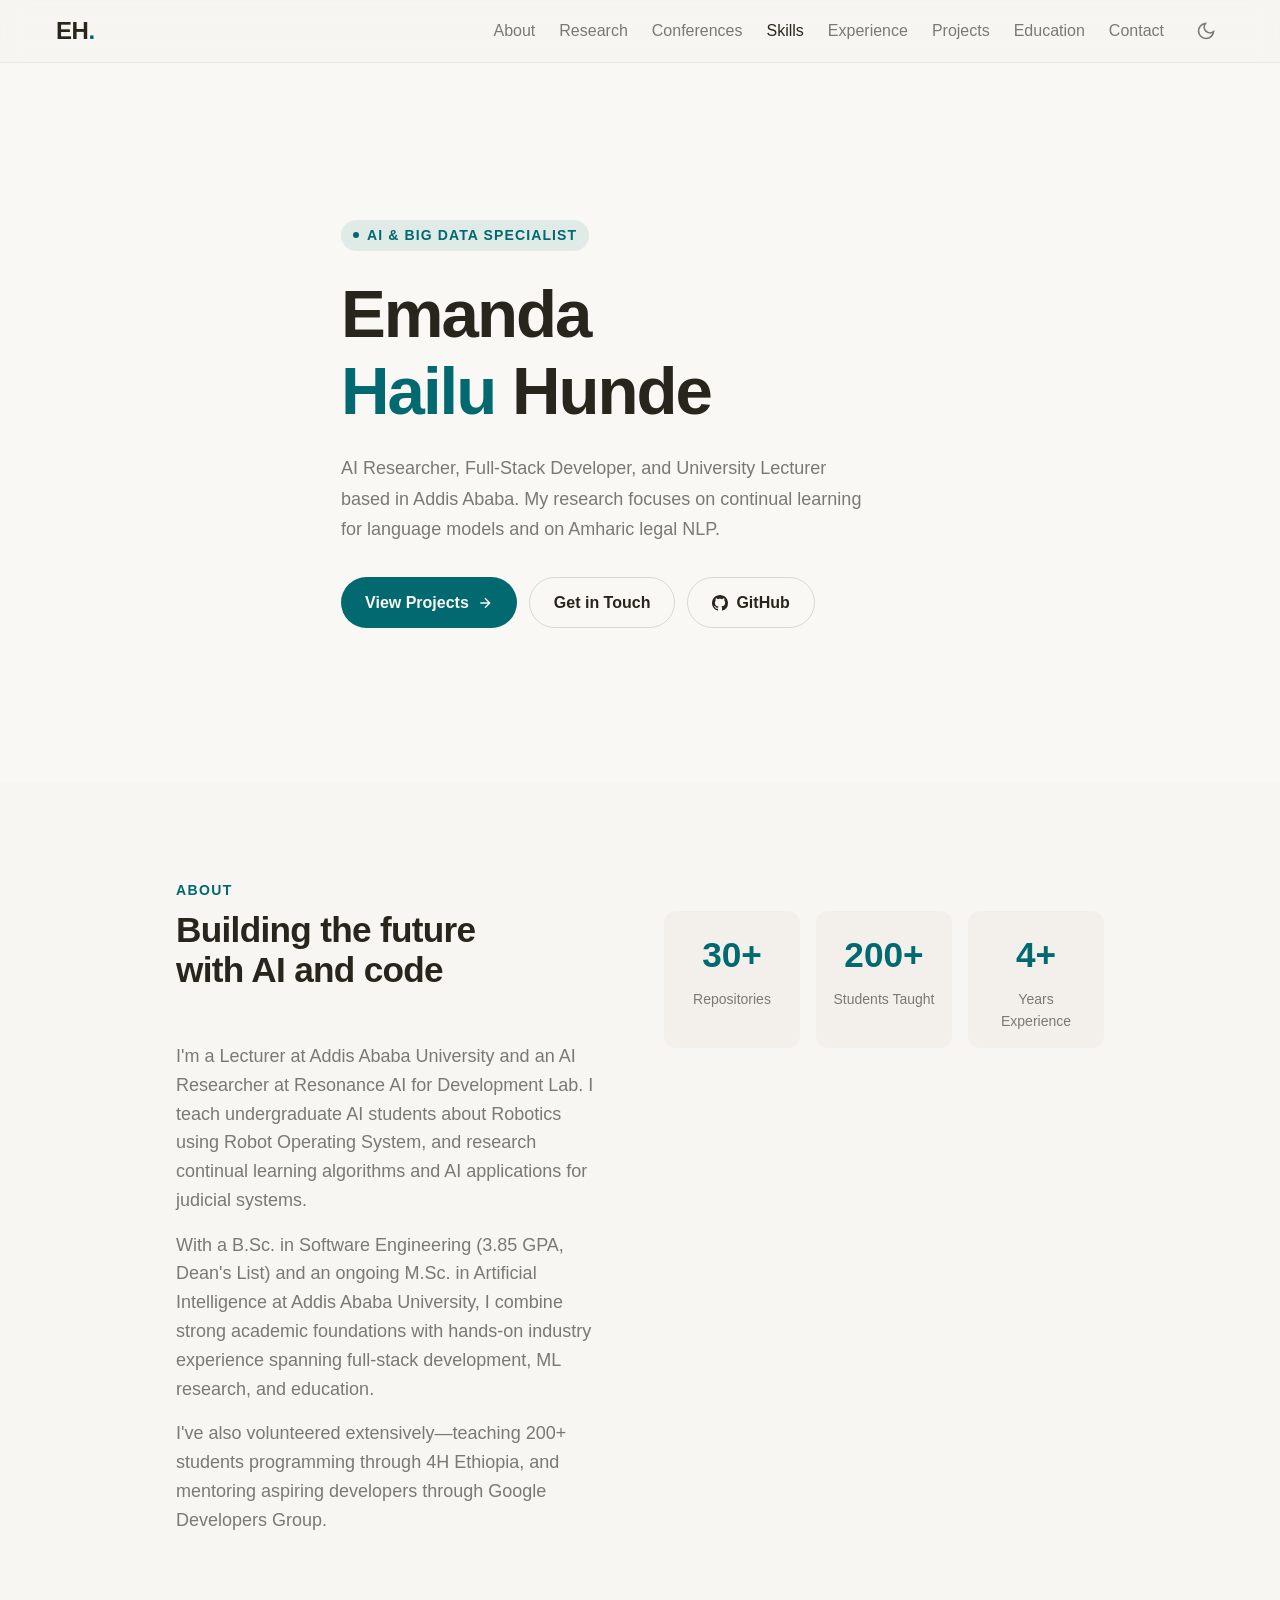
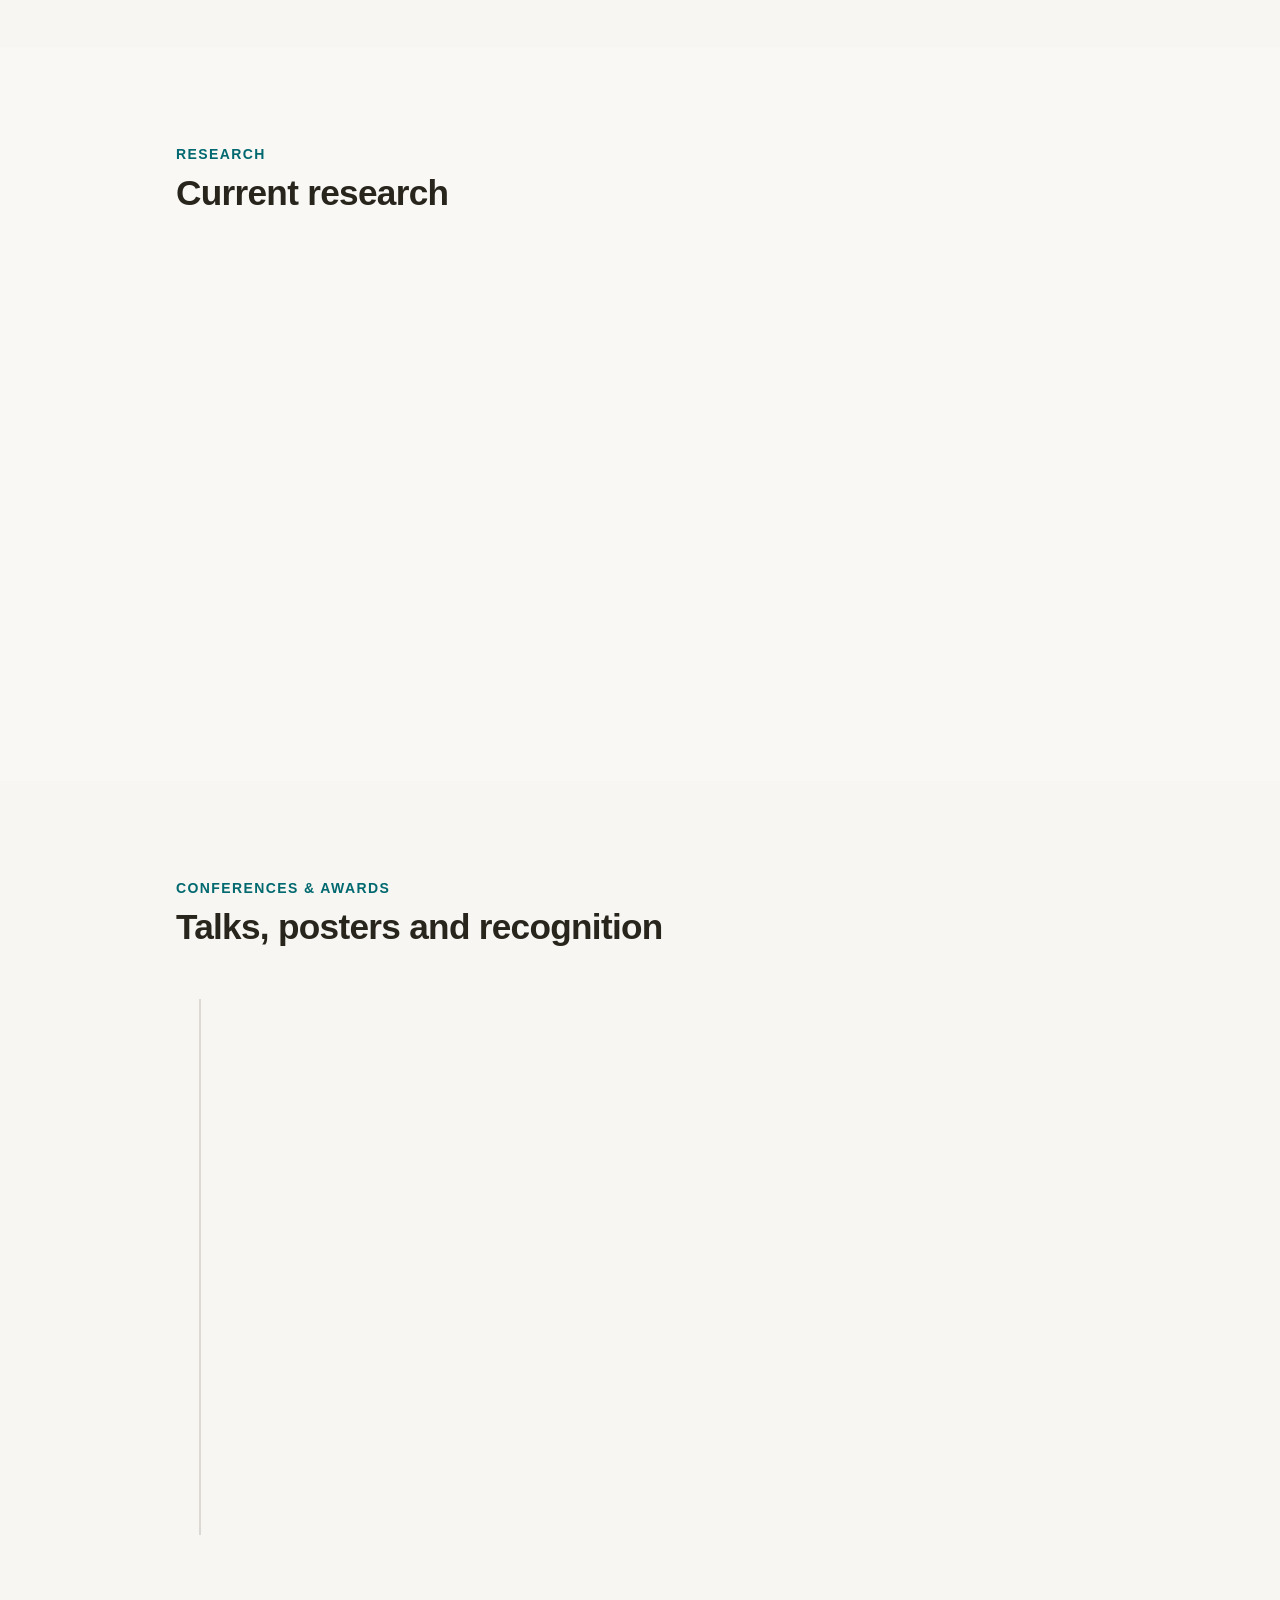
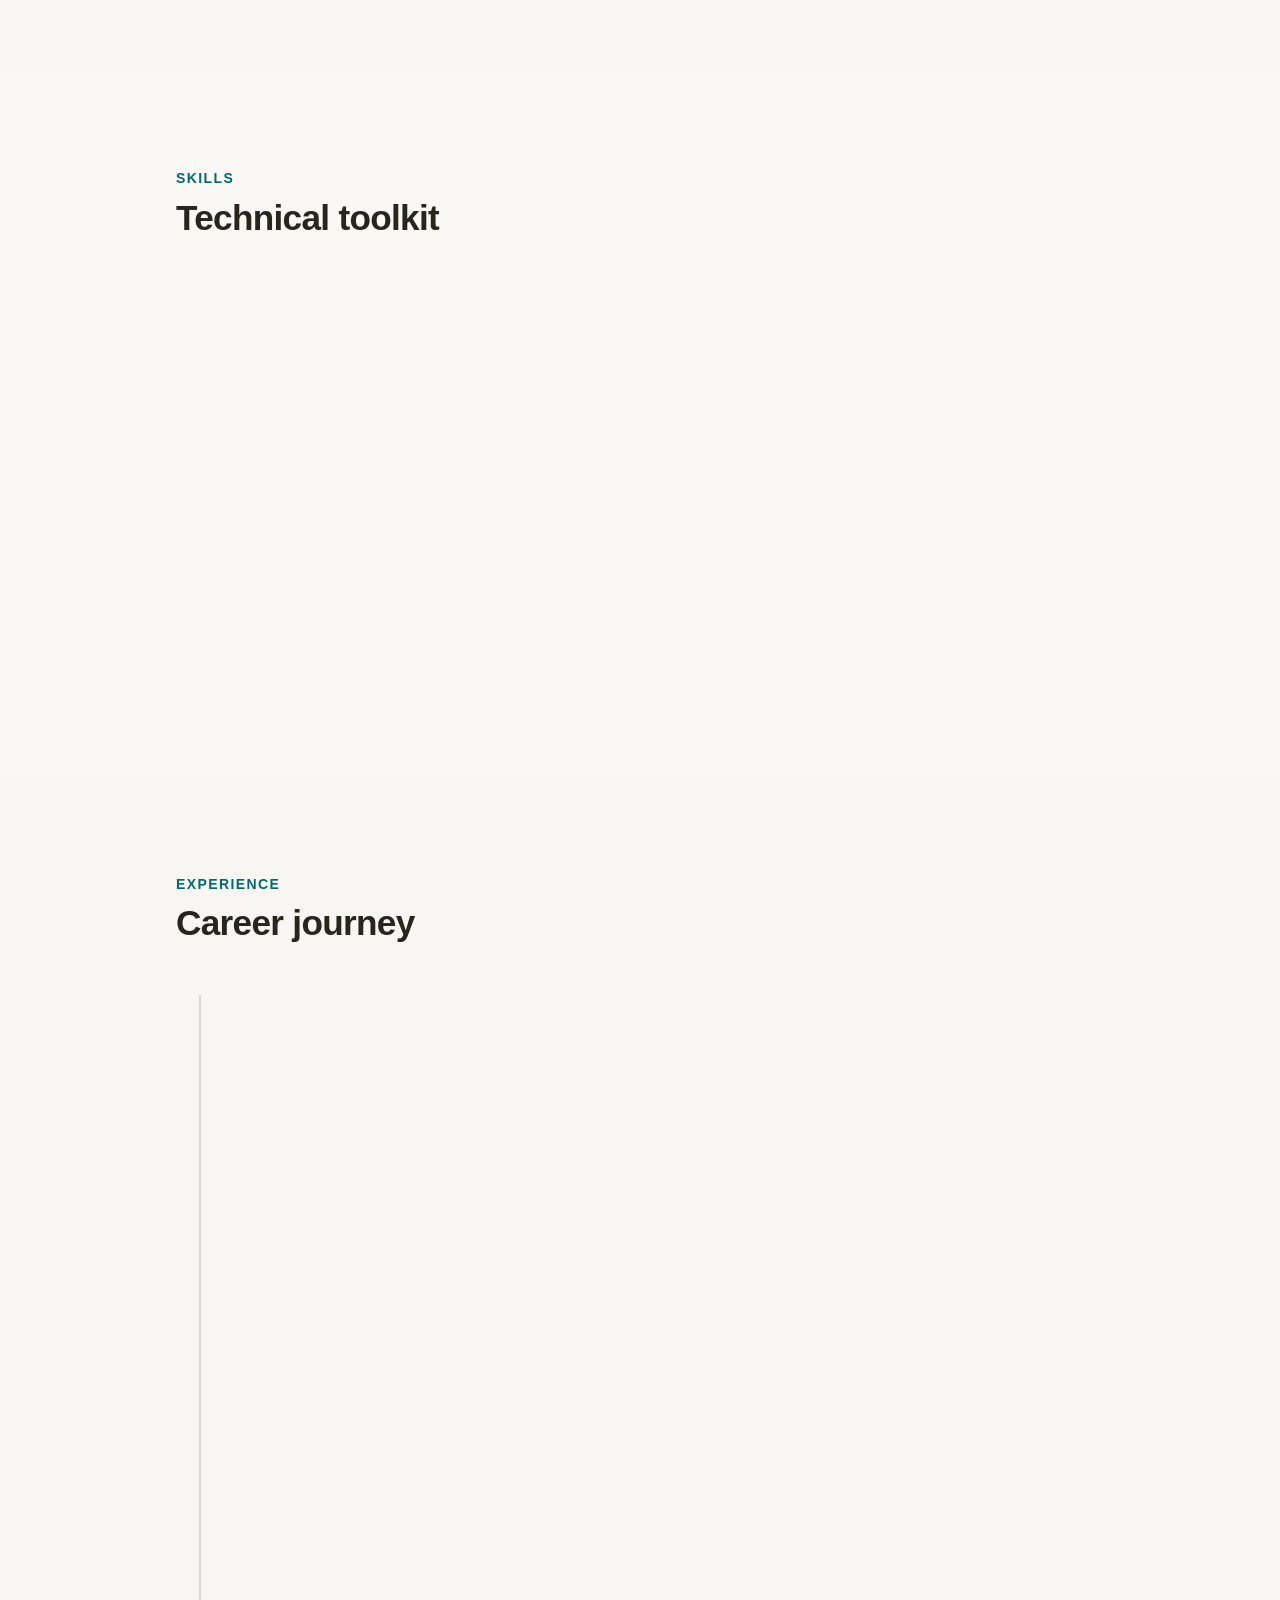
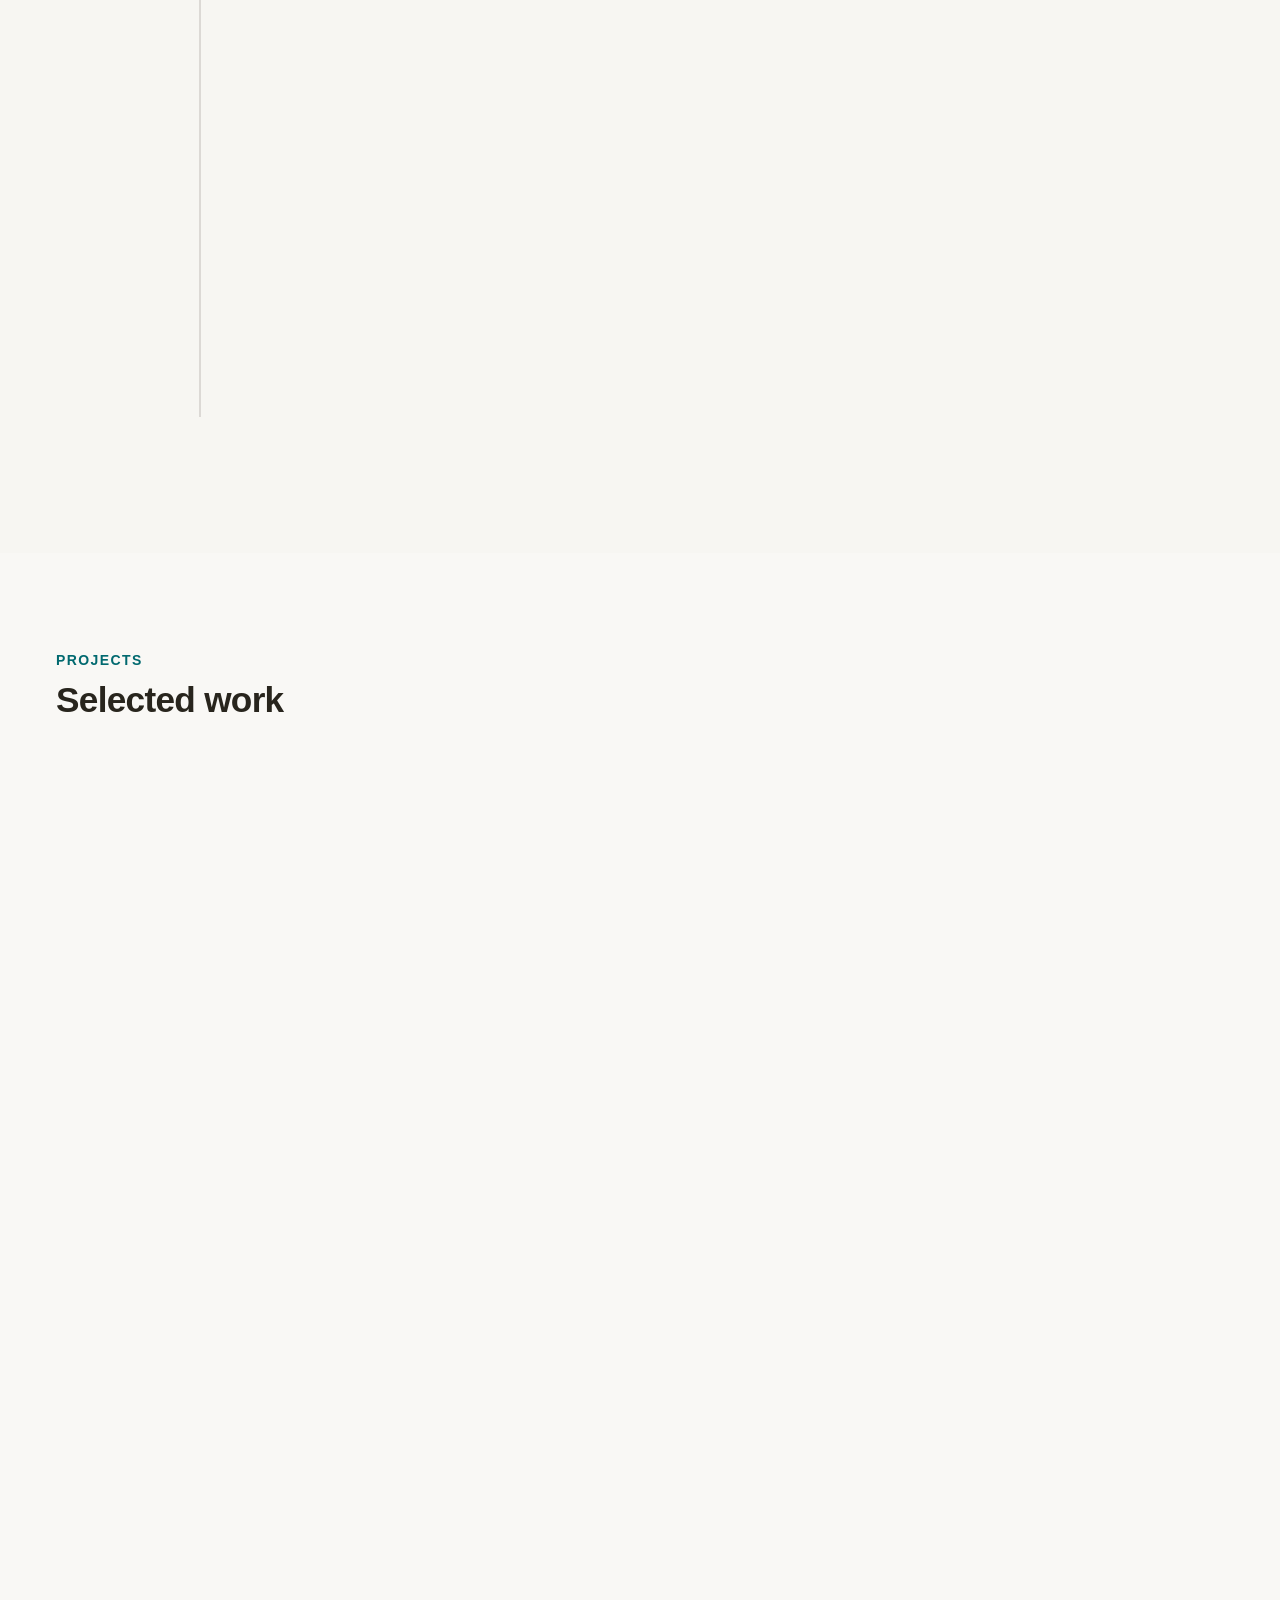
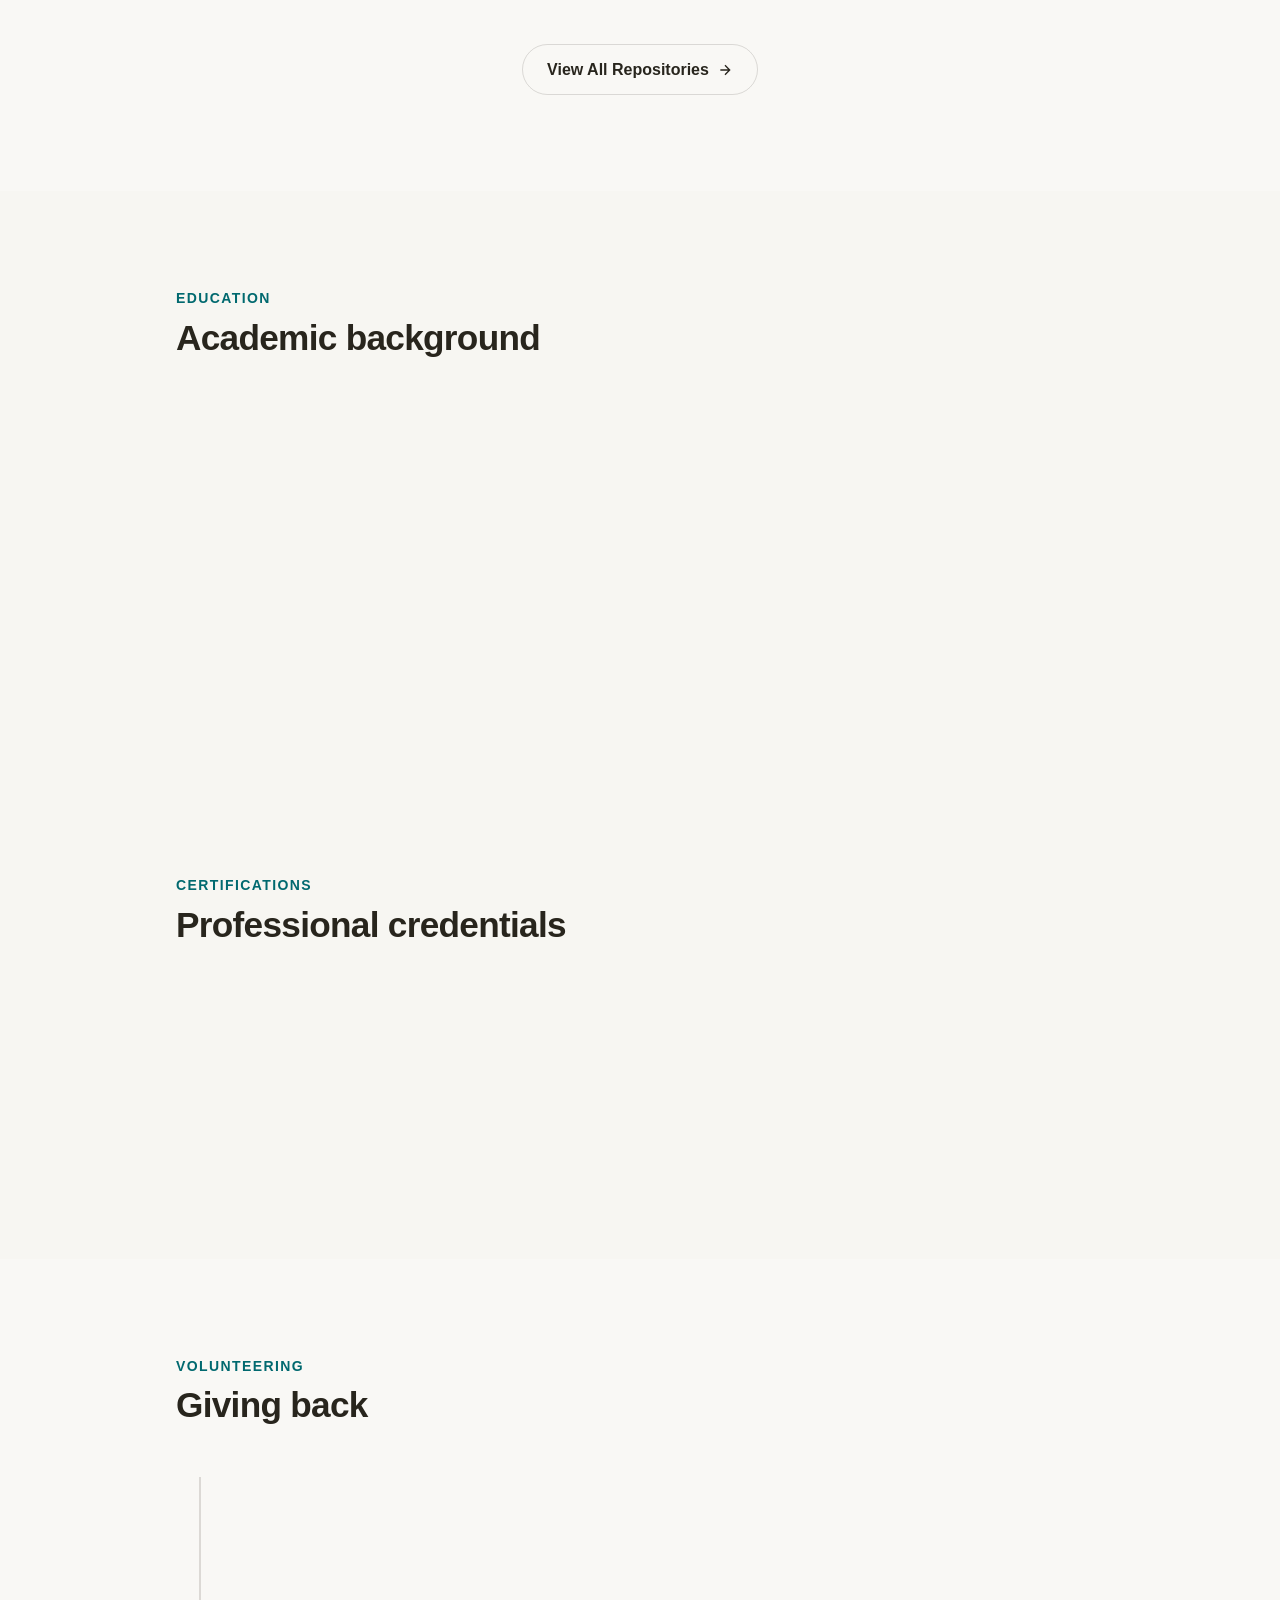
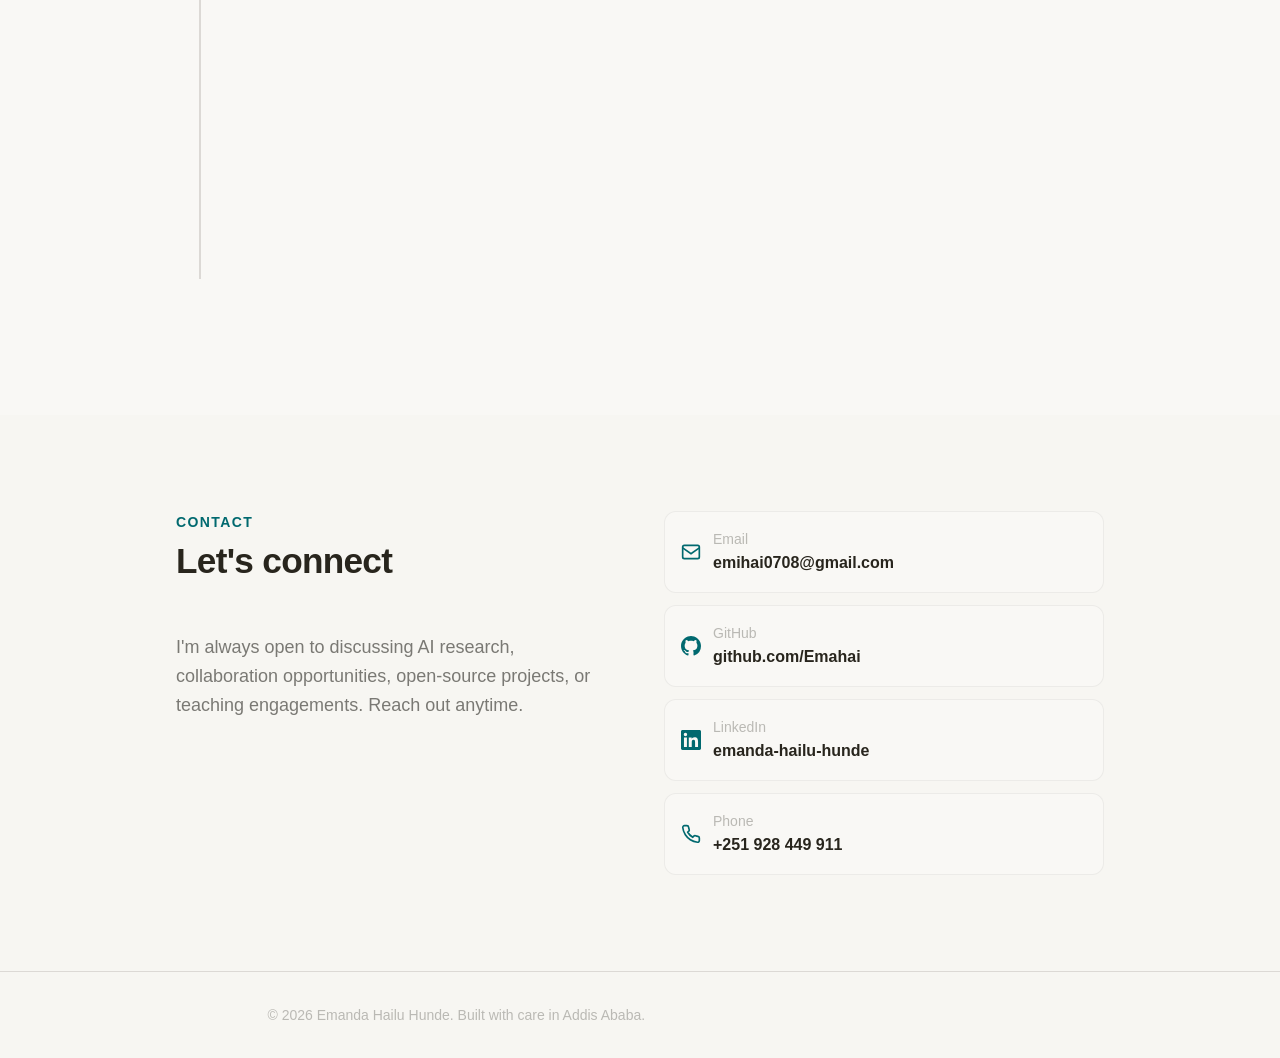
<file: index.html>
<!DOCTYPE html>
<html lang="en">
<head>
  <meta charset="UTF-8">
  <meta name="viewport" content="width=device-width, initial-scale=1.0">
  <meta name="description" content="Emanda Hailu Hunde — AI & Big Data Specialist, Full-Stack Developer, and Lecturer at Addis Ababa University. Portfolio showcasing projects in machine learning, deep learning, NLP, and web development.">
  <meta property="og:title" content="Emanda Hailu — AI & Software Engineer">
  <meta property="og:description" content="Portfolio of Emanda Hailu Hunde — AI researcher, full-stack developer, and university lecturer based in Addis Ababa, Ethiopia.">
  <title>Emanda Hailu — AI & Software Engineer</title>

  <link rel="preconnect" href="https://fonts.googleapis.com">
  <link rel="preconnect" href="https://fonts.gstatic.com" crossorigin>
  <link href="https://api.fontshare.com/v2/css?f[]=cabinet-grotesk@400,500,700,800&f[]=satoshi@300,400,500,700&display=swap" rel="stylesheet">

  <style>
    /* ===== DESIGN TOKENS ===== */
    :root, [data-theme="light"] {
      --font-display: 'Cabinet Grotesk', 'Arial', sans-serif;
      --font-body: 'Satoshi', 'Helvetica Neue', sans-serif;

      --text-xs:   clamp(0.75rem,  0.7rem  + 0.25vw, 0.875rem);
      --text-sm:   clamp(0.875rem, 0.8rem  + 0.35vw, 1rem);
      --text-base: clamp(1rem,     0.95rem + 0.25vw, 1.125rem);
      --text-lg:   clamp(1.125rem, 1rem    + 0.75vw, 1.5rem);
      --text-xl:   clamp(1.5rem,   1.2rem  + 1.25vw, 2.25rem);
      --text-2xl:  clamp(2rem,     1.2rem  + 2.5vw,  3.5rem);
      --text-3xl:  clamp(2.5rem,   1rem    + 4vw,    5rem);

      --space-1:  0.25rem;
      --space-2:  0.5rem;
      --space-3:  0.75rem;
      --space-4:  1rem;
      --space-5:  1.25rem;
      --space-6:  1.5rem;
      --space-8:  2rem;
      --space-10: 2.5rem;
      --space-12: 3rem;
      --space-16: 4rem;
      --space-20: 5rem;
      --space-24: 6rem;
      --space-32: 8rem;

      --color-bg:             #f7f6f2;
      --color-surface:        #f9f8f5;
      --color-surface-2:      #fbfbf9;
      --color-surface-offset: #f3f0ec;
      --color-surface-offset-2: #edeae5;
      --color-surface-dynamic: #e6e4df;
      --color-divider:        #dcd9d5;
      --color-border:         #d4d1ca;
      --color-text:           #28251d;
      --color-text-muted:     #7a7974;
      --color-text-faint:     #bab9b4;
      --color-text-inverse:   #f9f8f4;
      --color-primary:        #01696f;
      --color-primary-hover:  #0c4e54;
      --color-primary-active: #0f3638;
      --color-primary-highlight: #cedcd8;

      --radius-sm: 0.375rem;
      --radius-md: 0.5rem;
      --radius-lg: 0.75rem;
      --radius-xl: 1rem;
      --radius-full: 9999px;

      --transition-interactive: 180ms cubic-bezier(0.16, 1, 0.3, 1);
      --shadow-sm: 0 1px 2px oklch(0.2 0.01 80 / 0.06);
      --shadow-md: 0 4px 12px oklch(0.2 0.01 80 / 0.08);
      --shadow-lg: 0 12px 32px oklch(0.2 0.01 80 / 0.12);

      --content-narrow: 640px;
      --content-default: 960px;
      --content-wide: 1200px;
    }

    [data-theme="dark"] {
      --color-bg:             #171614;
      --color-surface:        #1c1b19;
      --color-surface-2:      #201f1d;
      --color-surface-offset: #1d1c1a;
      --color-surface-offset-2: #22211f;
      --color-surface-dynamic: #2d2c2a;
      --color-divider:        #262523;
      --color-border:         #393836;
      --color-text:           #cdccca;
      --color-text-muted:     #797876;
      --color-text-faint:     #5a5957;
      --color-text-inverse:   #2b2a28;
      --color-primary:        #4f98a3;
      --color-primary-hover:  #227f8b;
      --color-primary-active: #1a626b;
      --color-primary-highlight: #313b3b;
      --shadow-sm: 0 1px 2px oklch(0 0 0 / 0.2);
      --shadow-md: 0 4px 12px oklch(0 0 0 / 0.3);
      --shadow-lg: 0 12px 32px oklch(0 0 0 / 0.4);
    }

    @media (prefers-color-scheme: dark) {
      :root:not([data-theme]) {
        --color-bg:             #171614;
        --color-surface:        #1c1b19;
        --color-surface-2:      #201f1d;
        --color-surface-offset: #1d1c1a;
        --color-surface-offset-2: #22211f;
        --color-surface-dynamic: #2d2c2a;
        --color-divider:        #262523;
        --color-border:         #393836;
        --color-text:           #cdccca;
        --color-text-muted:     #797876;
        --color-text-faint:     #5a5957;
        --color-text-inverse:   #2b2a28;
        --color-primary:        #4f98a3;
        --color-primary-hover:  #227f8b;
        --color-primary-active: #1a626b;
        --color-primary-highlight: #313b3b;
        --shadow-sm: 0 1px 2px oklch(0 0 0 / 0.2);
        --shadow-md: 0 4px 12px oklch(0 0 0 / 0.3);
        --shadow-lg: 0 12px 32px oklch(0 0 0 / 0.4);
      }
    }

    /* ===== BASE ===== */
    *, *::before, *::after { box-sizing: border-box; margin: 0; padding: 0; }
    html {
      -webkit-font-smoothing: antialiased;
      -moz-osx-font-smoothing: grayscale;
      text-rendering: optimizeLegibility;
      scroll-behavior: smooth;
      scroll-padding-top: var(--space-16);
    }
    body {
      min-height: 100dvh;
      line-height: 1.6;
      font-family: var(--font-body);
      font-size: var(--text-base);
      color: var(--color-text);
      background-color: var(--color-bg);
    }
    img, picture, video, canvas, svg { display: block; max-width: 100%; height: auto; }
    h1, h2, h3, h4 { text-wrap: balance; line-height: 1.15; font-family: var(--font-display); }
    p, li, figcaption { text-wrap: pretty; max-width: 72ch; }
    ::selection { background: oklch(from var(--color-primary) l c h / 0.25); color: var(--color-text); }
    :focus-visible { outline: 2px solid var(--color-primary); outline-offset: 3px; border-radius: var(--radius-sm); }
    @media (prefers-reduced-motion: reduce) {
      *, *::before, *::after { animation-duration: 0.01ms !important; transition-duration: 0.01ms !important; scroll-behavior: auto !important; }
    }
    button { cursor: pointer; background: none; border: none; font: inherit; color: inherit; }
    a { color: var(--color-primary); text-decoration: none; }
    a:hover { color: var(--color-primary-hover); }
    a, button, [role="button"] {
      transition: color var(--transition-interactive), background var(--transition-interactive), border-color var(--transition-interactive), box-shadow var(--transition-interactive);
    }
    .sr-only { position: absolute; width: 1px; height: 1px; padding: 0; margin: -1px; overflow: hidden; clip: rect(0,0,0,0); white-space: nowrap; border-width: 0; }

    /* ===== LAYOUT ===== */
    .container { max-width: var(--content-wide); margin-inline: auto; padding-inline: var(--space-4); }
    .container--narrow { max-width: var(--content-default); margin-inline: auto; padding-inline: var(--space-4); }

    /* ===== SKIP LINK ===== */
    .skip-link { position: absolute; top: -100%; left: var(--space-4); background: var(--color-primary); color: var(--color-text-inverse); padding: var(--space-2) var(--space-4); border-radius: var(--radius-sm); z-index: 100; font-size: var(--text-sm); }
    .skip-link:focus { top: var(--space-2); }

    /* ===== HEADER ===== */
    .header {
      position: sticky; top: 0; z-index: 50;
      background: oklch(from var(--color-bg) l c h / 0.9);
      backdrop-filter: blur(12px);
      -webkit-backdrop-filter: blur(12px);
      border-bottom: 1px solid oklch(from var(--color-text) l c h / 0.06);
      transition: transform 0.3s cubic-bezier(0.16,1,0.3,1), box-shadow 0.3s cubic-bezier(0.16,1,0.3,1);
    }
    .header__inner {
      display: flex; align-items: center; justify-content: space-between;
      padding-block: var(--space-3);
      max-width: var(--content-wide); margin-inline: auto; padding-inline: var(--space-4);
    }
    .header__logo {
      font-family: var(--font-display); font-weight: 800; font-size: var(--text-lg);
      color: var(--color-text); text-decoration: none; letter-spacing: -0.02em;
    }
    .header__logo span { color: var(--color-primary); }
    .header__nav { display: flex; gap: var(--space-6); align-items: center; }
    .header__nav a {
      font-size: var(--text-sm); color: var(--color-text-muted); text-decoration: none; font-weight: 500;
      position: relative;
    }
    .header__nav a:hover, .header__nav a.active { color: var(--color-text); }
    .header__nav a::after {
      content: ''; position: absolute; bottom: -2px; left: 0; width: 0; height: 2px;
      background: var(--color-primary); transition: width var(--transition-interactive);
    }
    .header__nav a:hover::after { width: 100%; }

    .theme-toggle {
      width: 36px; height: 36px; display: flex; align-items: center; justify-content: center;
      border-radius: var(--radius-full); color: var(--color-text-muted);
    }
    .theme-toggle:hover { color: var(--color-text); background: var(--color-surface-offset); }

    /* Mobile nav */
    .mobile-toggle { display: none; width: 36px; height: 36px; align-items: center; justify-content: center; }
    @media (max-width: 768px) {
      .header__nav { display: none; position: absolute; top: 100%; left: 0; right: 0; flex-direction: column; background: var(--color-bg); padding: var(--space-4); gap: var(--space-4); border-bottom: 1px solid var(--color-divider); }
      .header__nav.open { display: flex; }
      .mobile-toggle { display: flex; }
    }

    /* ===== HERO ===== */
    .hero {
      position: relative; min-height: 80vh;
      display: flex; align-items: center;
      overflow: hidden;
      background: var(--color-surface);
    }
    .hero__bg {
      position: absolute; inset: 0;
      background-image: url('https://user-gen-media-assets.s3.amazonaws.com/seedream_images/9fe49b7b-4999-4a85-a324-4854a6769df8.png');
      background-size: cover; background-position: center;
      opacity: 0.12;
    }
    [data-theme="dark"] .hero__bg,
    :root:not([data-theme]) .hero__bg { opacity: 0.2; }
    @media (prefers-color-scheme: dark) {
      :root:not([data-theme]) .hero__bg { opacity: 0.2; }
    }
    .hero__content {
      position: relative; z-index: 1;
      max-width: var(--content-wide); margin-inline: auto; padding-inline: var(--space-4);
      padding-block: clamp(var(--space-16), 10vw, var(--space-32));
    }
    .hero__label {
      display: inline-flex; align-items: center; gap: var(--space-2);
      padding: var(--space-1) var(--space-3);
      background: oklch(from var(--color-primary) l c h / 0.1);
      color: var(--color-primary);
      border-radius: var(--radius-full);
      font-size: var(--text-xs); font-weight: 600;
      text-transform: uppercase; letter-spacing: 0.08em;
      margin-bottom: var(--space-6);
    }
    .hero__label span { width: 6px; height: 6px; border-radius: var(--radius-full); background: var(--color-primary); }
    .hero__title {
      font-size: var(--text-3xl); font-weight: 800;
      letter-spacing: -0.03em; margin-bottom: var(--space-6);
      max-width: 16ch;
    }
    .hero__title em {
      font-style: normal;
      color: var(--color-primary);
    }
    .hero__desc {
      font-size: var(--text-base); color: var(--color-text-muted);
      max-width: 52ch; margin-bottom: var(--space-8); line-height: 1.7;
    }
    .hero__actions { display: flex; gap: var(--space-3); flex-wrap: wrap; }
    .btn {
      display: inline-flex; align-items: center; gap: var(--space-2);
      padding: var(--space-3) var(--space-6);
      border-radius: var(--radius-full); font-size: var(--text-sm); font-weight: 600;
      text-decoration: none; cursor: pointer;
    }
    .btn--primary {
      background: var(--color-primary); color: var(--color-text-inverse);
    }
    .btn--primary:hover { background: var(--color-primary-hover); color: var(--color-text-inverse); }
    .btn--secondary {
      background: transparent; color: var(--color-text);
      border: 1px solid oklch(from var(--color-text) l c h / 0.15);
    }
    .btn--secondary:hover { border-color: var(--color-primary); color: var(--color-primary); }
    .btn svg { width: 16px; height: 16px; }

    /* ===== SECTION ===== */
    .section {
      padding-block: clamp(var(--space-12), 8vw, var(--space-24));
    }
    .section--alt { background: var(--color-surface); }
    .section__header {
      margin-bottom: clamp(var(--space-8), 4vw, var(--space-16));
    }
    .section__label {
      font-size: var(--text-xs); font-weight: 600; text-transform: uppercase;
      letter-spacing: 0.1em; color: var(--color-primary); margin-bottom: var(--space-2);
    }
    .section__title {
      font-size: var(--text-xl); font-weight: 700; letter-spacing: -0.02em;
    }

    /* ===== ABOUT ===== */
    .about-grid {
      display: grid; grid-template-columns: 1fr 1fr; gap: var(--space-12); align-items: start;
    }
    @media (max-width: 768px) { .about-grid { grid-template-columns: 1fr; gap: var(--space-8); } }
    .about__text p { color: var(--color-text-muted); margin-bottom: var(--space-4); }
    .stats-row {
      display: grid; grid-template-columns: repeat(3, 1fr); gap: var(--space-4);
      margin-top: var(--space-8);
    }
    .stat { text-align: center; padding: var(--space-4); background: var(--color-surface-offset); border-radius: var(--radius-lg); }
    .stat__number { font-family: var(--font-display); font-size: var(--text-xl); font-weight: 800; color: var(--color-primary); }
    .stat__label { font-size: var(--text-xs); color: var(--color-text-muted); margin-top: var(--space-1); }
    @media (max-width: 480px) { .stats-row { grid-template-columns: 1fr; } }

    /* ===== SKILLS ===== */
    .skills-grid {
      display: grid; grid-template-columns: repeat(auto-fill, minmax(min(280px, 100%), 1fr)); gap: var(--space-6);
    }
    .skill-card {
      padding: var(--space-6); background: var(--color-surface);
      border: 1px solid oklch(from var(--color-text) l c h / 0.06);
      border-radius: var(--radius-lg);
      transition: box-shadow var(--transition-interactive), border-color var(--transition-interactive);
    }
    .skill-card:hover { box-shadow: var(--shadow-md); border-color: oklch(from var(--color-primary) l c h / 0.2); }
    .skill-card__icon {
      width: 40px; height: 40px; margin-bottom: var(--space-4);
      color: var(--color-primary);
    }
    .skill-card__title { font-family: var(--font-display); font-size: var(--text-lg); font-weight: 700; margin-bottom: var(--space-2); }
    .skill-card__items { display: flex; flex-wrap: wrap; gap: var(--space-2); }
    .skill-tag {
      padding: var(--space-1) var(--space-3);
      background: oklch(from var(--color-primary) l c h / 0.07);
      color: var(--color-primary);
      border-radius: var(--radius-full);
      font-size: var(--text-xs); font-weight: 500;
    }

    /* ===== EXPERIENCE ===== */
    .timeline { position: relative; }
    .timeline::before {
      content: ''; position: absolute; left: 23px; top: 0; bottom: 0; width: 2px;
      background: var(--color-divider);
    }
    @media (max-width: 768px) { .timeline::before { left: 15px; } }
    .timeline__item {
      position: relative; padding-left: var(--space-16); margin-bottom: var(--space-10);
    }
    @media (max-width: 768px) { .timeline__item { padding-left: var(--space-10); } }
    .timeline__dot {
      position: absolute; left: 16px; top: 6px; width: 16px; height: 16px;
      border-radius: var(--radius-full); background: var(--color-primary);
      border: 3px solid var(--color-bg);
    }
    @media (max-width: 768px) { .timeline__dot { left: 8px; width: 16px; height: 16px; } }
    .timeline__date { font-size: var(--text-xs); color: var(--color-text-faint); font-weight: 600; text-transform: uppercase; letter-spacing: 0.05em; margin-bottom: var(--space-1); }
    .timeline__role { font-family: var(--font-display); font-size: var(--text-lg); font-weight: 700; }
    .timeline__company { font-size: var(--text-sm); color: var(--color-primary); font-weight: 600; margin-bottom: var(--space-2); }
    .timeline__desc { font-size: var(--text-sm); color: var(--color-text-muted); }
    .timeline__desc ul { list-style: none; padding: 0; }
    .timeline__desc li { position: relative; padding-left: var(--space-4); margin-bottom: var(--space-1); }
    .timeline__desc li::before { content: ''; position: absolute; left: 0; top: 10px; width: 6px; height: 1px; background: var(--color-primary); }

    /* ===== PROJECTS ===== */
    .projects-grid {
      display: grid; grid-template-columns: repeat(auto-fill, minmax(min(320px, 100%), 1fr)); gap: var(--space-6);
    }
    .project-card {
      background: var(--color-surface); border: 1px solid oklch(from var(--color-text) l c h / 0.06);
      border-radius: var(--radius-lg); overflow: hidden;
      transition: box-shadow var(--transition-interactive), transform 0.3s cubic-bezier(0.16,1,0.3,1);
    }
    .project-card:hover { box-shadow: var(--shadow-lg); transform: translateY(-2px); }
    .project-card__body { padding: var(--space-6); }
    .project-card__lang {
      display: inline-block; padding: var(--space-1) var(--space-2);
      font-size: var(--text-xs); font-weight: 600; border-radius: var(--radius-sm);
      background: oklch(from var(--color-primary) l c h / 0.08); color: var(--color-primary);
      margin-bottom: var(--space-3);
    }
    .project-card__title { font-family: var(--font-display); font-size: var(--text-lg); font-weight: 700; margin-bottom: var(--space-2); }
    .project-card__title a { color: var(--color-text); text-decoration: none; }
    .project-card__title a:hover { color: var(--color-primary); }
    .project-card__desc { font-size: var(--text-sm); color: var(--color-text-muted); margin-bottom: var(--space-4); }
    .project-card__footer { display: flex; align-items: center; gap: var(--space-3); }
    .project-card__link {
      display: inline-flex; align-items: center; gap: var(--space-1);
      font-size: var(--text-xs); color: var(--color-primary); font-weight: 600; text-decoration: none;
    }
    .project-card__link:hover { color: var(--color-primary-hover); }
    .project-card__link svg { width: 14px; height: 14px; }

    /* ===== EDUCATION ===== */
    .edu-grid {
      display: grid; grid-template-columns: repeat(auto-fill, minmax(min(300px, 100%), 1fr)); gap: var(--space-6);
    }
    .edu-card {
      padding: var(--space-6);
      background: var(--color-surface); border: 1px solid oklch(from var(--color-text) l c h / 0.06);
      border-radius: var(--radius-lg);
    }
    .edu-card__period { font-size: var(--text-xs); color: var(--color-text-faint); font-weight: 600; text-transform: uppercase; letter-spacing: 0.05em; margin-bottom: var(--space-2); }
    .edu-card__degree { font-family: var(--font-display); font-size: var(--text-lg); font-weight: 700; margin-bottom: var(--space-1); }
    .edu-card__school { font-size: var(--text-sm); color: var(--color-primary); font-weight: 600; margin-bottom: var(--space-2); }
    .edu-card__detail { font-size: var(--text-sm); color: var(--color-text-muted); }

    /* ===== CERTIFICATIONS ===== */
    .certs-list { display: grid; grid-template-columns: repeat(auto-fill, minmax(min(280px, 100%), 1fr)); gap: var(--space-3); }
    .cert-item {
      display: flex; align-items: center; gap: var(--space-3);
      padding: var(--space-3) var(--space-4);
      background: var(--color-surface); border: 1px solid oklch(from var(--color-text) l c h / 0.06);
      border-radius: var(--radius-md);
      font-size: var(--text-sm);
    }
    .cert-item svg { flex-shrink: 0; width: 18px; height: 18px; color: var(--color-primary); }

    /* ===== CONTACT ===== */
    .contact-grid {
      display: grid; grid-template-columns: 1fr 1fr; gap: var(--space-12); align-items: start;
    }
    @media (max-width: 768px) { .contact-grid { grid-template-columns: 1fr; gap: var(--space-8); } }
    .contact__text { font-size: var(--text-base); color: var(--color-text-muted); margin-bottom: var(--space-6); max-width: 45ch; }
    .contact-links { display: flex; flex-direction: column; gap: var(--space-3); }
    .contact-link {
      display: flex; align-items: center; gap: var(--space-3);
      padding: var(--space-4);
      background: var(--color-surface); border: 1px solid oklch(from var(--color-text) l c h / 0.06);
      border-radius: var(--radius-lg);
      text-decoration: none; color: var(--color-text);
      transition: border-color var(--transition-interactive), box-shadow var(--transition-interactive);
    }
    .contact-link:hover { border-color: var(--color-primary); box-shadow: var(--shadow-sm); color: var(--color-text); }
    .contact-link svg { width: 20px; height: 20px; color: var(--color-primary); flex-shrink: 0; }
    .contact-link__label { font-size: var(--text-xs); color: var(--color-text-faint); }
    .contact-link__value { font-size: var(--text-sm); font-weight: 600; }

    /* ===== FOOTER ===== */
    .footer {
      padding-block: var(--space-8);
      border-top: 1px solid var(--color-divider);
      text-align: center;
      font-size: var(--text-xs); color: var(--color-text-faint);
    }
    .footer a { color: var(--color-primary); }

    /* ===== SCROLL ANIMATIONS ===== */
    .fade-in { opacity: 1; }
    @supports (animation-timeline: scroll()) {
      .fade-in { opacity: 0; animation: reveal-fade linear both; animation-timeline: view(); animation-range: entry 0% entry 100%; }
    }
    @keyframes reveal-fade { to { opacity: 1; } }
  </style>
</head>
<body>
  <a href="#main" class="skip-link">Skip to content</a>

  <!-- HEADER -->
  <header class="header" role="banner">
    <div class="header__inner">
      <a href="#" class="header__logo">EH<span>.</span></a>
      <button class="mobile-toggle" aria-label="Toggle navigation" onclick="document.querySelector('.header__nav').classList.toggle('open')">
        <svg width="20" height="20" viewBox="0 0 24 24" fill="none" stroke="currentColor" stroke-width="2"><path d="M3 12h18M3 6h18M3 18h18"/></svg>
      </button>
      <nav class="header__nav" role="navigation" aria-label="Main">
        <a href="#about">About</a>
        <a href="#research">Research</a>
        <a href="#conferences">Conferences</a>
        <a href="#skills">Skills</a>
        <a href="#experience">Experience</a>
        <a href="#projects">Projects</a>
        <a href="#education">Education</a>
        <a href="#contact">Contact</a>
        <button class="theme-toggle" data-theme-toggle aria-label="Switch to dark mode">
          <svg width="20" height="20" viewBox="0 0 24 24" fill="none" stroke="currentColor" stroke-width="2"><path d="M21 12.79A9 9 0 1 1 11.21 3 7 7 0 0 0 21 12.79z"/></svg>
        </button>
      </nav>
    </div>
  </header>

  <main id="main">
    <!-- HERO -->
    <section class="hero">
      <div class="hero__bg"></div>
      <div class="hero__content">
        <div class="hero__label"><span></span> AI & Big Data Specialist</div>
        <h1 class="hero__title">Emanda <em>Hailu</em> Hunde</h1>
        <p class="hero__desc">AI Researcher, Full-Stack Developer, and University Lecturer based in Addis Ababa. My research focuses on continual learning for language models and on Amharic legal NLP.</p>
        <div class="hero__actions">
          <a href="#projects" class="btn btn--primary">
            View Projects
            <svg viewBox="0 0 24 24" fill="none" stroke="currentColor" stroke-width="2"><path d="M5 12h14M12 5l7 7-7 7"/></svg>
          </a>
          <a href="#contact" class="btn btn--secondary">Get in Touch</a>
          <a href="https://github.com/Emahai" target="_blank" rel="noopener noreferrer" class="btn btn--secondary">
            <svg viewBox="0 0 24 24" fill="currentColor" width="16" height="16"><path d="M12 0C5.37 0 0 5.37 0 12c0 5.31 3.435 9.795 8.205 11.385.6.105.825-.255.825-.57 0-.285-.015-1.23-.015-2.235-3.015.555-3.795-.735-4.035-1.41-.135-.345-.72-1.41-1.23-1.695-.42-.225-1.02-.78-.015-.795.945-.015 1.62.87 1.845 1.23 1.08 1.815 2.805 1.305 3.495.99.105-.78.42-1.305.765-1.605-2.67-.3-5.46-1.335-5.46-5.925 0-1.305.465-2.385 1.23-3.225-.12-.3-.54-1.53.12-3.18 0 0 1.005-.315 3.3 1.23.96-.27 1.98-.405 3-.405s2.04.135 3 .405c2.295-1.56 3.3-1.23 3.3-1.23.66 1.65.24 2.88.12 3.18.765.84 1.23 1.905 1.23 3.225 0 4.605-2.805 5.625-5.475 5.925.435.375.81 1.095.81 2.22 0 1.605-.015 2.895-.015 3.3 0 .315.225.69.825.57A12.02 12.02 0 0024 12c0-6.63-5.37-12-12-12z"/></svg>
            GitHub
          </a>
        </div>
      </div>
    </section>

    <!-- ABOUT -->
    <section id="about" class="section">
      <div class="container--narrow">
        <div class="about-grid">
          <div>
            <div class="section__header">
              <p class="section__label">About</p>
              <h2 class="section__title">Building the future with AI and code</h2>
            </div>
            <div class="about__text">
              <p>I'm a Lecturer at Addis Ababa University and an AI Researcher at Resonance AI for Development Lab. I teach undergraduate AI students about Robotics using Robot Operating System, and research continual learning algorithms and AI applications for judicial systems.</p>
              <p>With a B.Sc. in Software Engineering (3.85 GPA, Dean's List) and an ongoing M.Sc. in Artificial Intelligence at Addis Ababa University, I combine strong academic foundations with hands-on industry experience spanning full-stack development, ML research, and education.</p>
              <p>I've also volunteered extensively—teaching 200+ students programming through 4H Ethiopia, and mentoring aspiring developers through Google Developers Group.</p>
            </div>
          </div>
          <div>
            <div class="stats-row">
              <div class="stat">
                <div class="stat__number">30+</div>
                <div class="stat__label">Repositories</div>
              </div>
              <div class="stat">
                <div class="stat__number">200+</div>
                <div class="stat__label">Students Taught</div>
              </div>
              <div class="stat">
                <div class="stat__number">4+</div>
                <div class="stat__label">Years Experience</div>
              </div>
            </div>
          </div>
        </div>
      </div>
    </section>

    <!-- RESEARCH -->
    <section id="research" class="section section--alt">
      <div class="container--narrow">
        <div class="section__header">
          <p class="section__label">Research</p>
          <h2 class="section__title">Current research</h2>
        </div>
        <div class="projects-grid" style="grid-template-columns: repeat(auto-fit, minmax(min(100%, 300px), 1fr));">
          <div class="project-card fade-in">
            <div class="project-card__body">
              <span class="project-card__lang">Continual Learning · LLMs</span>
              <h3 class="project-card__title">Timing Replay with a Learned Drift Clock for Language Model Continual Learning</h3>
              <p class="project-card__desc">Language models tend to forget old knowledge when they learn new tasks. Inspired by the Ebbinghaus forgetting curve from human memory research, this work studies <em>when</em> a model should review (replay) past data, using a learned clock that tracks how much the model's behaviour has drifted. Builds on the FOREVER framework, with experiments on Qwen3 + LoRA.</p>
              <p class="project-card__desc"><strong>Accepted at the WiML Workshop, NeurIPS 2026.</strong></p>
            </div>
          </div>

          <div class="project-card fade-in">
            <div class="project-card__body">
              <span class="project-card__lang">Legal AI · Amharic NLP</span>
              <h3 class="project-card__title">Detecting Contradictions in Ethiopian Supreme Court Cassation Decisions</h3>
              <p class="project-card__desc">An Amharic legal AI system that finds similar past cases from the Federal Supreme Court Cassation Division and checks whether their decisions contradict each other. It combines hybrid retrieval (beating the BGE-M3 baseline on recall@10) with an LLM-based case-pair consistency classifier using Amharic prompting.</p>
              <p class="project-card__desc"><strong>Top 50 poster award, Deep Learning Indaba 2026.</strong></p>
            </div>
          </div>
        </div>
      </div>
    </section>

    <!-- CONFERENCES & AWARDS -->
    <section id="conferences" class="section">
      <div class="container--narrow">
        <div class="section__header">
          <p class="section__label">Conferences &amp; Awards</p>
          <h2 class="section__title">Talks, posters and recognition</h2>
        </div>
        <div class="timeline">
          <div class="timeline__item fade-in">
            <div class="timeline__dot"></div>
            <div class="timeline__date">December 2026</div>
            <div class="timeline__role">NeurIPS 2026 — Women in Machine Learning (WiML) Workshop</div>
            <div class="timeline__company">Accepted paper · WiML travel award</div>
            <div class="timeline__desc"><ul><li>Paper: "Timing Replay with a Learned Drift Clock for Language Model Continual Learning"</li><li>Received a WiML award to attend NeurIPS 2026</li></ul></div>
          </div>
          <div class="timeline__item fade-in">
            <div class="timeline__dot"></div>
            <div class="timeline__date">2026</div>
            <div class="timeline__role">63rd Design Automation Conference (DAC 2026)</div>
            <div class="timeline__company">Young Fellow · Long Beach, California</div>
            <div class="timeline__desc"><ul><li>Selected as a DAC 2026 Young Fellow</li></ul></div>
          </div>
          <div class="timeline__item fade-in">
            <div class="timeline__dot"></div>
            <div class="timeline__date">2026</div>
            <div class="timeline__role">Deep Learning Indaba 2026</div>
            <div class="timeline__company">Poster presentation · Lagos, Nigeria (Pan-Atlantic University)</div>
            <div class="timeline__desc"><ul><li>Presented poster GP-69 on the Amharic Legal AI contradiction detection system</li><li>Selected as one of the top 50 posters and awarded</li></ul></div>
          </div>
        </div>
      </div>
    </section>

    <!-- SKILLS -->
    <section id="skills" class="section section--alt">
      <div class="container--narrow">
        <div class="section__header">
          <p class="section__label">Skills</p>
          <h2 class="section__title">Technical toolkit</h2>
        </div>
        <div class="skills-grid">
          <div class="skill-card fade-in">
            <svg class="skill-card__icon" viewBox="0 0 24 24" fill="none" stroke="currentColor" stroke-width="1.5"><path d="M12 2a4 4 0 014 4c0 1.1-.9 2-2 2h-4c-1.1 0-2-.9-2-2a4 4 0 014-4z"/><path d="M8 8v2a4 4 0 004 4h0a4 4 0 004-4V8"/><circle cx="9" cy="18" r="2"/><circle cx="15" cy="18" r="2"/><path d="M12 14v2"/><path d="M9 20v2"/><path d="M15 20v2"/></svg>
            <h3 class="skill-card__title">AI & Machine Learning</h3>
            <div class="skill-card__items">
              <span class="skill-tag">TensorFlow</span>
              <span class="skill-tag">PyTorch</span>
              <span class="skill-tag">Keras</span>
              <span class="skill-tag">Scikit-learn</span>
              <span class="skill-tag">Deep Learning</span>
              <span class="skill-tag">NLP</span>
              <span class="skill-tag">Computer Vision</span>
              <span class="skill-tag">Reinforcement Learning</span>
              <span class="skill-tag">Quantum ML</span>
            </div>
          </div>
          <div class="skill-card fade-in">
            <svg class="skill-card__icon" viewBox="0 0 24 24" fill="none" stroke="currentColor" stroke-width="1.5"><path d="M16 18l6-6-6-6"/><path d="M8 6l-6 6 6 6"/></svg>
            <h3 class="skill-card__title">Full-Stack Development</h3>
            <div class="skill-card__items">
              <span class="skill-tag">React</span>
              <span class="skill-tag">Nuxt.js</span>
              <span class="skill-tag">TypeScript</span>
              <span class="skill-tag">Node.js</span>
              <span class="skill-tag">Express.js</span>
              <span class="skill-tag">MongoDB</span>
              <span class="skill-tag">Firebase</span>
              <span class="skill-tag">Tailwind CSS</span>
              <span class="skill-tag">Material UI</span>
            </div>
          </div>
          <div class="skill-card fade-in">
            <svg class="skill-card__icon" viewBox="0 0 24 24" fill="none" stroke="currentColor" stroke-width="1.5"><rect x="2" y="3" width="20" height="14" rx="2"/><path d="M8 21h8"/><path d="M12 17v4"/></svg>
            <h3 class="skill-card__title">Languages & Tools</h3>
            <div class="skill-card__items">
              <span class="skill-tag">Python</span>
              <span class="skill-tag">JavaScript</span>
              <span class="skill-tag">MATLAB</span>
              <span class="skill-tag">Java</span>
              <span class="skill-tag">Figma</span>
              <span class="skill-tag">Git</span>
              <span class="skill-tag">ROS</span>
              <span class="skill-tag">NumPy</span>
              <span class="skill-tag">Pandas</span>
            </div>
          </div>
        </div>
      </div>
    </section>

    <!-- EXPERIENCE -->
    <section id="experience" class="section">
      <div class="container--narrow">
        <div class="section__header">
          <p class="section__label">Experience</p>
          <h2 class="section__title">Career journey</h2>
        </div>
        <div class="timeline">
          <div class="timeline__item fade-in">
            <div class="timeline__dot"></div>
            <div class="timeline__date">Sept 2025 — Present</div>
            <div class="timeline__role">Lecturer</div>
            <div class="timeline__company">Addis Ababa University</div>
            <div class="timeline__desc"><ul><li>Teaches undergraduate AI stream students about Robotics using Robot Operating System</li></ul></div>
          </div>
          <div class="timeline__item fade-in">
            <div class="timeline__dot"></div>
            <div class="timeline__date">Oct 2025 — Present</div>
            <div class="timeline__role">AI Researcher</div>
            <div class="timeline__company">Resonance AI for Development Lab</div>
            <div class="timeline__desc"><ul><li>Researching continual learning to optimize continual learning algorithms</li><li>Researching how to solve judicial discrepancy by utilizing AI</li></ul></div>
          </div>
          <div class="timeline__item fade-in">
            <div class="timeline__dot"></div>
            <div class="timeline__date">July 2023 — August 2024</div>
            <div class="timeline__role">Full Stack Software Developer</div>
            <div class="timeline__company">Organization of Southern Corporation</div>
            <div class="timeline__desc"><ul><li>Customized the Invenio digital repository framework for multilingual support, automating record harvesting from member states</li><li>Translated records upon user file uploads leveraging Matecat, webhooks, and multilingual amalgamation</li></ul></div>
          </div>
          <div class="timeline__item fade-in">
            <div class="timeline__dot"></div>
            <div class="timeline__date">Jan 2023 — Oct 2023</div>
            <div class="timeline__role">Lead Full-Stack Software Developer</div>
            <div class="timeline__company">EduHub Technology Solutions</div>
            <div class="timeline__desc"><ul><li>Developed an eLearning system using Figma, Material UI, Tailwind CSS, TypeScript, React, Nuxt.js</li><li>Implemented Node.js and Express.js backend with Firebase OTP verification and MongoDB</li></ul></div>
          </div>
          <div class="timeline__item fade-in">
            <div class="timeline__dot"></div>
            <div class="timeline__date">July 2022 — Sept 2022</div>
            <div class="timeline__role">Teacher</div>
            <div class="timeline__company">Abogida Robotics and Technology Center</div>
            <div class="timeline__desc"><ul><li>Educated 100 students of diverse ages in Scratch, Python, and Java with project-based learning</li></ul></div>
          </div>
        </div>
      </div>
    </section>

    <!-- PROJECTS -->
    <section id="projects" class="section section--alt">
      <div class="container">
        <div class="section__header">
          <p class="section__label">Projects</p>
          <h2 class="section__title">Selected work</h2>
        </div>
        <div class="projects-grid">
          <div class="project-card fade-in">
            <div class="project-card__body">
              <span class="project-card__lang">Python</span>
              <h3 class="project-card__title"><a href="https://github.com/Emahai/Quantum-Machine-Learning-in-Genomics" target="_blank" rel="noopener noreferrer">Quantum ML in Genomics</a></h3>
              <p class="project-card__desc">Exploring quantum machine learning approaches for genomics data analysis and classification.</p>
              <div class="project-card__footer">
                <a href="https://github.com/Emahai/Quantum-Machine-Learning-in-Genomics" target="_blank" rel="noopener noreferrer" class="project-card__link">
                  <svg viewBox="0 0 24 24" fill="currentColor"><path d="M12 0C5.37 0 0 5.37 0 12c0 5.31 3.435 9.795 8.205 11.385.6.105.825-.255.825-.57 0-.285-.015-1.23-.015-2.235-3.015.555-3.795-.735-4.035-1.41-.135-.345-.72-1.41-1.23-1.695-.42-.225-1.02-.78-.015-.795.945-.015 1.62.87 1.845 1.23 1.08 1.815 2.805 1.305 3.495.99.105-.78.42-1.305.765-1.605-2.67-.3-5.46-1.335-5.46-5.925 0-1.305.465-2.385 1.23-3.225-.12-.3-.54-1.53.12-3.18 0 0 1.005-.315 3.3 1.23.96-.27 1.98-.405 3-.405s2.04.135 3 .405c2.295-1.56 3.3-1.23 3.3-1.23.66 1.65.24 2.88.12 3.18.765.84 1.23 1.905 1.23 3.225 0 4.605-2.805 5.625-5.475 5.925.435.375.81 1.095.81 2.22 0 1.605-.015 2.895-.015 3.3 0 .315.225.69.825.57A12.02 12.02 0 0024 12c0-6.63-5.37-12-12-12z"/></svg>
                  View on GitHub
                </a>
              </div>
            </div>
          </div>

          <div class="project-card fade-in">
            <div class="project-card__body">
              <span class="project-card__lang">Python</span>
              <h3 class="project-card__title"><a href="https://github.com/Emahai/NLP" target="_blank" rel="noopener noreferrer">NLP Projects</a></h3>
              <p class="project-card__desc">Natural Language Processing implementations and assignments covering text processing, classification, and language models.</p>
              <div class="project-card__footer">
                <a href="https://github.com/Emahai/NLP" target="_blank" rel="noopener noreferrer" class="project-card__link">
                  <svg viewBox="0 0 24 24" fill="currentColor"><path d="M12 0C5.37 0 0 5.37 0 12c0 5.31 3.435 9.795 8.205 11.385.6.105.825-.255.825-.57 0-.285-.015-1.23-.015-2.235-3.015.555-3.795-.735-4.035-1.41-.135-.345-.72-1.41-1.23-1.695-.42-.225-1.02-.78-.015-.795.945-.015 1.62.87 1.845 1.23 1.08 1.815 2.805 1.305 3.495.99.105-.78.42-1.305.765-1.605-2.67-.3-5.46-1.335-5.46-5.925 0-1.305.465-2.385 1.23-3.225-.12-.3-.54-1.53.12-3.18 0 0 1.005-.315 3.3 1.23.96-.27 1.98-.405 3-.405s2.04.135 3 .405c2.295-1.56 3.3-1.23 3.3-1.23.66 1.65.24 2.88.12 3.18.765.84 1.23 1.905 1.23 3.225 0 4.605-2.805 5.625-5.475 5.925.435.375.81 1.095.81 2.22 0 1.605-.015 2.895-.015 3.3 0 .315.225.69.825.57A12.02 12.02 0 0024 12c0-6.63-5.37-12-12-12z"/></svg>
                  View on GitHub
                </a>
              </div>
            </div>
          </div>

          <div class="project-card fade-in">
            <div class="project-card__body">
              <span class="project-card__lang">Python</span>
              <h3 class="project-card__title"><a href="https://github.com/Emahai/Value-Function-Approximation" target="_blank" rel="noopener noreferrer">Value Function Approximation</a></h3>
              <p class="project-card__desc">Implementation of value function approximation methods for reinforcement learning problems.</p>
              <div class="project-card__footer">
                <a href="https://github.com/Emahai/Value-Function-Approximation" target="_blank" rel="noopener noreferrer" class="project-card__link">
                  <svg viewBox="0 0 24 24" fill="currentColor"><path d="M12 0C5.37 0 0 5.37 0 12c0 5.31 3.435 9.795 8.205 11.385.6.105.825-.255.825-.57 0-.285-.015-1.23-.015-2.235-3.015.555-3.795-.735-4.035-1.41-.135-.345-.72-1.41-1.23-1.695-.42-.225-1.02-.78-.015-.795.945-.015 1.62.87 1.845 1.23 1.08 1.815 2.805 1.305 3.495.99.105-.78.42-1.305.765-1.605-2.67-.3-5.46-1.335-5.46-5.925 0-1.305.465-2.385 1.23-3.225-.12-.3-.54-1.53.12-3.18 0 0 1.005-.315 3.3 1.23.96-.27 1.98-.405 3-.405s2.04.135 3 .405c2.295-1.56 3.3-1.23 3.3-1.23.66 1.65.24 2.88.12 3.18.765.84 1.23 1.905 1.23 3.225 0 4.605-2.805 5.625-5.475 5.925.435.375.81 1.095.81 2.22 0 1.605-.015 2.895-.015 3.3 0 .315.225.69.825.57A12.02 12.02 0 0024 12c0-6.63-5.37-12-12-12z"/></svg>
                  View on GitHub
                </a>
              </div>
            </div>
          </div>

          <div class="project-card fade-in">
            <div class="project-card__body">
              <span class="project-card__lang">Jupyter Notebook</span>
              <h3 class="project-card__title"><a href="https://github.com/Emahai/CV" target="_blank" rel="noopener noreferrer">Computer Vision</a></h3>
              <p class="project-card__desc">Computer vision projects including image classification, object detection, and visual feature extraction.</p>
              <div class="project-card__footer">
                <a href="https://github.com/Emahai/CV" target="_blank" rel="noopener noreferrer" class="project-card__link">
                  <svg viewBox="0 0 24 24" fill="currentColor"><path d="M12 0C5.37 0 0 5.37 0 12c0 5.31 3.435 9.795 8.205 11.385.6.105.825-.255.825-.57 0-.285-.015-1.23-.015-2.235-3.015.555-3.795-.735-4.035-1.41-.135-.345-.72-1.41-1.23-1.695-.42-.225-1.02-.78-.015-.795.945-.015 1.62.87 1.845 1.23 1.08 1.815 2.805 1.305 3.495.99.105-.78.42-1.305.765-1.605-2.67-.3-5.46-1.335-5.46-5.925 0-1.305.465-2.385 1.23-3.225-.12-.3-.54-1.53.12-3.18 0 0 1.005-.315 3.3 1.23.96-.27 1.98-.405 3-.405s2.04.135 3 .405c2.295-1.56 3.3-1.23 3.3-1.23.66 1.65.24 2.88.12 3.18.765.84 1.23 1.905 1.23 3.225 0 4.605-2.805 5.625-5.475 5.925.435.375.81 1.095.81 2.22 0 1.605-.015 2.895-.015 3.3 0 .315.225.69.825.57A12.02 12.02 0 0024 12c0-6.63-5.37-12-12-12z"/></svg>
                  View on GitHub
                </a>
              </div>
            </div>
          </div>

          <div class="project-card fade-in">
            <div class="project-card__body">
              <span class="project-card__lang">Python</span>
              <h3 class="project-card__title"><a href="https://github.com/Emahai/DL" target="_blank" rel="noopener noreferrer">Deep Learning</a></h3>
              <p class="project-card__desc">Deep learning experiments and implementations covering CNNs, activation functions, and neural network architectures.</p>
              <div class="project-card__footer">
                <a href="https://github.com/Emahai/DL" target="_blank" rel="noopener noreferrer" class="project-card__link">
                  <svg viewBox="0 0 24 24" fill="currentColor"><path d="M12 0C5.37 0 0 5.37 0 12c0 5.31 3.435 9.795 8.205 11.385.6.105.825-.255.825-.57 0-.285-.015-1.23-.015-2.235-3.015.555-3.795-.735-4.035-1.41-.135-.345-.72-1.41-1.23-1.695-.42-.225-1.02-.78-.015-.795.945-.015 1.62.87 1.845 1.23 1.08 1.815 2.805 1.305 3.495.99.105-.78.42-1.305.765-1.605-2.67-.3-5.46-1.335-5.46-5.925 0-1.305.465-2.385 1.23-3.225-.12-.3-.54-1.53.12-3.18 0 0 1.005-.315 3.3 1.23.96-.27 1.98-.405 3-.405s2.04.135 3 .405c2.295-1.56 3.3-1.23 3.3-1.23.66 1.65.24 2.88.12 3.18.765.84 1.23 1.905 1.23 3.225 0 4.605-2.805 5.625-5.475 5.925.435.375.81 1.095.81 2.22 0 1.605-.015 2.895-.015 3.3 0 .315.225.69.825.57A12.02 12.02 0 0024 12c0-6.63-5.37-12-12-12z"/></svg>
                  View on GitHub
                </a>
              </div>
            </div>
          </div>

          <div class="project-card fade-in">
            <div class="project-card__body">
              <span class="project-card__lang">Python</span>
              <h3 class="project-card__title"><a href="https://github.com/Emahai/Distributed-home-take-assignment" target="_blank" rel="noopener noreferrer">Distributed Computing</a></h3>
              <p class="project-card__desc">Distributed computing term project exploring parallel processing and distributed systems concepts.</p>
              <div class="project-card__footer">
                <a href="https://github.com/Emahai/Distributed-home-take-assignment" target="_blank" rel="noopener noreferrer" class="project-card__link">
                  <svg viewBox="0 0 24 24" fill="currentColor"><path d="M12 0C5.37 0 0 5.37 0 12c0 5.31 3.435 9.795 8.205 11.385.6.105.825-.255.825-.57 0-.285-.015-1.23-.015-2.235-3.015.555-3.795-.735-4.035-1.41-.135-.345-.72-1.41-1.23-1.695-.42-.225-1.02-.78-.015-.795.945-.015 1.62.87 1.845 1.23 1.08 1.815 2.805 1.305 3.495.99.105-.78.42-1.305.765-1.605-2.67-.3-5.46-1.335-5.46-5.925 0-1.305.465-2.385 1.23-3.225-.12-.3-.54-1.53.12-3.18 0 0 1.005-.315 3.3 1.23.96-.27 1.98-.405 3-.405s2.04.135 3 .405c2.295-1.56 3.3-1.23 3.3-1.23.66 1.65.24 2.88.12 3.18.765.84 1.23 1.905 1.23 3.225 0 4.605-2.805 5.625-5.475 5.925.435.375.81 1.095.81 2.22 0 1.605-.015 2.895-.015 3.3 0 .315.225.69.825.57A12.02 12.02 0 0024 12c0-6.63-5.37-12-12-12z"/></svg>
                  View on GitHub
                </a>
              </div>
            </div>
          </div>

          <div class="project-card fade-in">
            <div class="project-card__body">
              <span class="project-card__lang">JavaScript</span>
              <h3 class="project-card__title"><a href="https://github.com/Emahai/student_dashboard" target="_blank" rel="noopener noreferrer">Student Dashboard</a></h3>
              <p class="project-card__desc">A web-based student dashboard application for tracking academic progress and managing coursework.</p>
              <div class="project-card__footer">
                <a href="https://github.com/Emahai/student_dashboard" target="_blank" rel="noopener noreferrer" class="project-card__link">
                  <svg viewBox="0 0 24 24" fill="currentColor"><path d="M12 0C5.37 0 0 5.37 0 12c0 5.31 3.435 9.795 8.205 11.385.6.105.825-.255.825-.57 0-.285-.015-1.23-.015-2.235-3.015.555-3.795-.735-4.035-1.41-.135-.345-.72-1.41-1.23-1.695-.42-.225-1.02-.78-.015-.795.945-.015 1.62.87 1.845 1.23 1.08 1.815 2.805 1.305 3.495.99.105-.78.42-1.305.765-1.605-2.67-.3-5.46-1.335-5.46-5.925 0-1.305.465-2.385 1.23-3.225-.12-.3-.54-1.53.12-3.18 0 0 1.005-.315 3.3 1.23.96-.27 1.98-.405 3-.405s2.04.135 3 .405c2.295-1.56 3.3-1.23 3.3-1.23.66 1.65.24 2.88.12 3.18.765.84 1.23 1.905 1.23 3.225 0 4.605-2.805 5.625-5.475 5.925.435.375.81 1.095.81 2.22 0 1.605-.015 2.895-.015 3.3 0 .315.225.69.825.57A12.02 12.02 0 0024 12c0-6.63-5.37-12-12-12z"/></svg>
                  View on GitHub
                </a>
              </div>
            </div>
          </div>

          <div class="project-card fade-in">
            <div class="project-card__body">
              <span class="project-card__lang">JavaScript</span>
              <h3 class="project-card__title"><a href="https://github.com/Emahai/HRMS-API" target="_blank" rel="noopener noreferrer">HRMS API</a></h3>
              <p class="project-card__desc">Human Resource Management System API — a backend service for managing HR workflows and employee data.</p>
              <div class="project-card__footer">
                <a href="https://github.com/Emahai/HRMS-API" target="_blank" rel="noopener noreferrer" class="project-card__link">
                  <svg viewBox="0 0 24 24" fill="currentColor"><path d="M12 0C5.37 0 0 5.37 0 12c0 5.31 3.435 9.795 8.205 11.385.6.105.825-.255.825-.57 0-.285-.015-1.23-.015-2.235-3.015.555-3.795-.735-4.035-1.41-.135-.345-.72-1.41-1.23-1.695-.42-.225-1.02-.78-.015-.795.945-.015 1.62.87 1.845 1.23 1.08 1.815 2.805 1.305 3.495.99.105-.78.42-1.305.765-1.605-2.67-.3-5.46-1.335-5.46-5.925 0-1.305.465-2.385 1.23-3.225-.12-.3-.54-1.53.12-3.18 0 0 1.005-.315 3.3 1.23.96-.27 1.98-.405 3-.405s2.04.135 3 .405c2.295-1.56 3.3-1.23 3.3-1.23.66 1.65.24 2.88.12 3.18.765.84 1.23 1.905 1.23 3.225 0 4.605-2.805 5.625-5.475 5.925.435.375.81 1.095.81 2.22 0 1.605-.015 2.895-.015 3.3 0 .315.225.69.825.57A12.02 12.02 0 0024 12c0-6.63-5.37-12-12-12z"/></svg>
                  View on GitHub
                </a>
              </div>
            </div>
          </div>

          <div class="project-card fade-in">
            <div class="project-card__body">
              <span class="project-card__lang">MATLAB</span>
              <h3 class="project-card__title"><a href="https://github.com/Emahai/PGM" target="_blank" rel="noopener noreferrer">Probabilistic Graphical Models</a></h3>
              <p class="project-card__desc">Implementations of probabilistic graphical models — Bayesian networks, Markov random fields, and inference algorithms.</p>
              <div class="project-card__footer">
                <a href="https://github.com/Emahai/PGM" target="_blank" rel="noopener noreferrer" class="project-card__link">
                  <svg viewBox="0 0 24 24" fill="currentColor"><path d="M12 0C5.37 0 0 5.37 0 12c0 5.31 3.435 9.795 8.205 11.385.6.105.825-.255.825-.57 0-.285-.015-1.23-.015-2.235-3.015.555-3.795-.735-4.035-1.41-.135-.345-.72-1.41-1.23-1.695-.42-.225-1.02-.78-.015-.795.945-.015 1.62.87 1.845 1.23 1.08 1.815 2.805 1.305 3.495.99.105-.78.42-1.305.765-1.605-2.67-.3-5.46-1.335-5.46-5.925 0-1.305.465-2.385 1.23-3.225-.12-.3-.54-1.53.12-3.18 0 0 1.005-.315 3.3 1.23.96-.27 1.98-.405 3-.405s2.04.135 3 .405c2.295-1.56 3.3-1.23 3.3-1.23.66 1.65.24 2.88.12 3.18.765.84 1.23 1.905 1.23 3.225 0 4.605-2.805 5.625-5.475 5.925.435.375.81 1.095.81 2.22 0 1.605-.015 2.895-.015 3.3 0 .315.225.69.825.57A12.02 12.02 0 0024 12c0-6.63-5.37-12-12-12z"/></svg>
                  View on GitHub
                </a>
              </div>
            </div>
          </div>
        </div>
        <div style="text-align: center; margin-top: var(--space-10);">
          <a href="https://github.com/Emahai?tab=repositories" target="_blank" rel="noopener noreferrer" class="btn btn--secondary">
            View All Repositories
            <svg viewBox="0 0 24 24" fill="none" stroke="currentColor" stroke-width="2" width="16" height="16"><path d="M5 12h14M12 5l7 7-7 7"/></svg>
          </a>
        </div>
      </div>
    </section>

    <!-- EDUCATION -->
    <section id="education" class="section">
      <div class="container--narrow">
        <div class="section__header">
          <p class="section__label">Education</p>
          <h2 class="section__title">Academic background</h2>
        </div>
        <div class="edu-grid">
          <div class="edu-card fade-in">
            <div class="edu-card__period">Sept 2024 — Present</div>
            <div class="edu-card__degree">M.Sc. in Artificial Intelligence</div>
            <div class="edu-card__school">Addis Ababa University</div>
            <div class="edu-card__detail">Currently pursuing graduate studies in AI</div>
          </div>
          <div class="edu-card fade-in">
            <div class="edu-card__period">Sept 2018 — June 2022</div>
            <div class="edu-card__degree">B.Sc. in Software Engineering</div>
            <div class="edu-card__school">Addis Ababa Science and Technology University</div>
            <div class="edu-card__detail">Graduated with honors — 3.85/4.0 CGPA, Dean's List</div>
          </div>
          <div class="edu-card fade-in">
            <div class="edu-card__period">Sept 2014 — Aug 2018</div>
            <div class="edu-card__degree">High School Diploma</div>
            <div class="edu-card__school">Ledeta Catholic Cathedral School</div>
            <div class="edu-card__detail">Graduated with great distinction — 4.0 CGPA</div>
          </div>
        </div>

        <!-- CERTIFICATIONS -->
        <div class="section__header" style="margin-top: clamp(var(--space-12), 6vw, var(--space-20));">
          <p class="section__label">Certifications</p>
          <h2 class="section__title">Professional credentials</h2>
        </div>
        <div class="certs-list">
          <div class="cert-item fade-in">
            <svg viewBox="0 0 24 24" fill="none" stroke="currentColor" stroke-width="2"><path d="M22 11.08V12a10 10 0 11-5.93-9.14"/><path d="M22 4L12 14.01l-3-3"/></svg>
            Introduction to Machine Learning — Coursera
          </div>
          <div class="cert-item fade-in">
            <svg viewBox="0 0 24 24" fill="none" stroke="currentColor" stroke-width="2"><path d="M22 11.08V12a10 10 0 11-5.93-9.14"/><path d="M22 4L12 14.01l-3-3"/></svg>
            Hybrid Continental Coding Camp — UN ECA / ITU
          </div>
          <div class="cert-item fade-in">
            <svg viewBox="0 0 24 24" fill="none" stroke="currentColor" stroke-width="2"><path d="M22 11.08V12a10 10 0 11-5.93-9.14"/><path d="M22 4L12 14.01l-3-3"/></svg>
            Explore Machine Learning — Google AI
          </div>
          <div class="cert-item fade-in">
            <svg viewBox="0 0 24 24" fill="none" stroke="currentColor" stroke-width="2"><path d="M22 11.08V12a10 10 0 11-5.93-9.14"/><path d="M22 4L12 14.01l-3-3"/></svg>
            Google Developers Student Club
          </div>
          <div class="cert-item fade-in">
            <svg viewBox="0 0 24 24" fill="none" stroke="currentColor" stroke-width="2"><path d="M22 11.08V12a10 10 0 11-5.93-9.14"/><path d="M22 4L12 14.01l-3-3"/></svg>
            Orange Digital Center & DOT Ethiopia
          </div>
          <div class="cert-item fade-in">
            <svg viewBox="0 0 24 24" fill="none" stroke="currentColor" stroke-width="2"><path d="M22 11.08V12a10 10 0 11-5.93-9.14"/><path d="M22 4L12 14.01l-3-3"/></svg>
            Education Africa — TME
          </div>
        </div>
      </div>
    </section>

    <!-- VOLUNTEER -->
    <section class="section section--alt">
      <div class="container--narrow">
        <div class="section__header">
          <p class="section__label">Volunteering</p>
          <h2 class="section__title">Giving back</h2>
        </div>
        <div class="timeline">
          <div class="timeline__item fade-in">
            <div class="timeline__dot"></div>
            <div class="timeline__date">July 2019 — Present</div>
            <div class="timeline__role">Teacher & Curriculum Developer</div>
            <div class="timeline__company">4H Ethiopia</div>
            <div class="timeline__desc"><ul>
              <li>Instructed over 200 students in Scratch, HTML, CSS, JavaScript, Java, and computer skills</li>
              <li>Active in curriculum development using the 5E instructional model</li>
              <li>Speaker at Career Day, introducing software engineering topics</li>
            </ul></div>
          </div>
          <div class="timeline__item fade-in">
            <div class="timeline__dot"></div>
            <div class="timeline__date">July 2020 — July 2021</div>
            <div class="timeline__role">Volunteer Mentor</div>
            <div class="timeline__company">Google Developers Group</div>
            <div class="timeline__desc"><ul>
              <li>Mentored four groups (20 students) in building real-world Android applications</li>
              <li>Organized events to introduce freshman students to software engineering</li>
            </ul></div>
          </div>
        </div>
      </div>
    </section>

    <!-- CONTACT -->
    <section id="contact" class="section">
      <div class="container--narrow">
        <div class="contact-grid">
          <div>
            <div class="section__header">
              <p class="section__label">Contact</p>
              <h2 class="section__title">Let's connect</h2>
            </div>
            <p class="contact__text">I'm always open to discussing AI research, collaboration opportunities, open-source projects, or teaching engagements. Reach out anytime.</p>
          </div>
          <div class="contact-links">
            <a href="mailto:emihai0708@gmail.com" class="contact-link">
              <svg viewBox="0 0 24 24" fill="none" stroke="currentColor" stroke-width="2"><rect x="2" y="4" width="20" height="16" rx="2"/><path d="M22 7l-10 7L2 7"/></svg>
              <div>
                <div class="contact-link__label">Email</div>
                <div class="contact-link__value">emihai0708@gmail.com</div>
              </div>
            </a>
            <a href="https://github.com/Emahai" target="_blank" rel="noopener noreferrer" class="contact-link">
              <svg viewBox="0 0 24 24" fill="currentColor"><path d="M12 0C5.37 0 0 5.37 0 12c0 5.31 3.435 9.795 8.205 11.385.6.105.825-.255.825-.57 0-.285-.015-1.23-.015-2.235-3.015.555-3.795-.735-4.035-1.41-.135-.345-.72-1.41-1.23-1.695-.42-.225-1.02-.78-.015-.795.945-.015 1.62.87 1.845 1.23 1.08 1.815 2.805 1.305 3.495.99.105-.78.42-1.305.765-1.605-2.67-.3-5.46-1.335-5.46-5.925 0-1.305.465-2.385 1.23-3.225-.12-.3-.54-1.53.12-3.18 0 0 1.005-.315 3.3 1.23.96-.27 1.98-.405 3-.405s2.04.135 3 .405c2.295-1.56 3.3-1.23 3.3-1.23.66 1.65.24 2.88.12 3.18.765.84 1.23 1.905 1.23 3.225 0 4.605-2.805 5.625-5.475 5.925.435.375.81 1.095.81 2.22 0 1.605-.015 2.895-.015 3.3 0 .315.225.69.825.57A12.02 12.02 0 0024 12c0-6.63-5.37-12-12-12z"/></svg>
              <div>
                <div class="contact-link__label">GitHub</div>
                <div class="contact-link__value">github.com/Emahai</div>
              </div>
            </a>
            <a href="https://www.linkedin.com/in/emanda-hailu-hunde" target="_blank" rel="noopener noreferrer" class="contact-link">
              <svg viewBox="0 0 24 24" fill="currentColor"><path d="M20.447 20.452h-3.554v-5.569c0-1.328-.027-3.037-1.852-3.037-1.853 0-2.136 1.445-2.136 2.939v5.667H9.351V9h3.414v1.561h.046c.477-.9 1.637-1.85 3.37-1.85 3.601 0 4.267 2.37 4.267 5.455v6.286zM5.337 7.433a2.062 2.062 0 01-2.063-2.065 2.064 2.064 0 112.063 2.065zm1.782 13.019H3.555V9h3.564v11.452zM22.225 0H1.771C.792 0 0 .774 0 1.729v20.542C0 23.227.792 24 1.771 24h20.451C23.2 24 24 23.227 24 22.271V1.729C24 .774 23.2 0 22.222 0h.003z"/></svg>
              <div>
                <div class="contact-link__label">LinkedIn</div>
                <div class="contact-link__value">emanda-hailu-hunde</div>
              </div>
            </a>
            <a href="tel:+251928449911" class="contact-link">
              <svg viewBox="0 0 24 24" fill="none" stroke="currentColor" stroke-width="2"><path d="M22 16.92v3a2 2 0 01-2.18 2 19.79 19.79 0 01-8.63-3.07 19.5 19.5 0 01-6-6 19.79 19.79 0 01-3.07-8.67A2 2 0 014.11 2h3a2 2 0 012 1.72 12.84 12.84 0 00.7 2.81 2 2 0 01-.45 2.11L8.09 9.91a16 16 0 006 6l1.27-1.27a2 2 0 012.11-.45 12.84 12.84 0 002.81.7A2 2 0 0122 16.92z"/></svg>
              <div>
                <div class="contact-link__label">Phone</div>
                <div class="contact-link__value">+251 928 449 911</div>
              </div>
            </a>
          </div>
        </div>
      </div>
    </section>
  </main>

  <!-- FOOTER -->
  <footer class="footer">
    <div class="container--narrow">
      <p>&copy; 2026 Emanda Hailu Hunde. Built with care in Addis Ababa.</p>
    </div>
  </footer>

  <script>
    // Theme toggle
    (function(){
      const t=document.querySelector('[data-theme-toggle]'),r=document.documentElement;
      let d=matchMedia('(prefers-color-scheme:dark)').matches?'dark':'light';
      r.setAttribute('data-theme',d);
      t&&t.addEventListener('click',()=>{
        d=d==='dark'?'light':'dark';
        r.setAttribute('data-theme',d);
        t.setAttribute('aria-label','Switch to '+(d==='dark'?'light':'dark')+' mode');
        t.innerHTML=d==='dark'?'<svg width="20" height="20" viewBox="0 0 24 24" fill="none" stroke="currentColor" stroke-width="2"><circle cx="12" cy="12" r="5"/><path d="M12 1v2M12 21v2M4.22 4.22l1.42 1.42M18.36 18.36l1.42 1.42M1 12h2M21 12h2M4.22 19.78l1.42-1.42M18.36 5.64l1.42-1.42"/></svg>':'<svg width="20" height="20" viewBox="0 0 24 24" fill="none" stroke="currentColor" stroke-width="2"><path d="M21 12.79A9 9 0 1 1 11.21 3 7 7 0 0 0 21 12.79z"/></svg>';
      });
    })();

    // Mobile nav close on link click
    document.querySelectorAll('.header__nav a').forEach(link=>{
      link.addEventListener('click',()=>{
        document.querySelector('.header__nav').classList.remove('open');
      });
    });

    // Active nav highlight on scroll
    const sections=document.querySelectorAll('section[id]');
    const navLinks=document.querySelectorAll('.header__nav a[href^="#"]');
    const observer=new IntersectionObserver(entries=>{
      entries.forEach(entry=>{
        if(entry.isIntersecting){
          navLinks.forEach(l=>l.classList.remove('active'));
          const active=document.querySelector('.header__nav a[href="#'+entry.target.id+'"]');
          if(active) active.classList.add('active');
        }
      });
    },{threshold:0.3,rootMargin:'-80px 0px -60% 0px'});
    sections.forEach(s=>observer.observe(s));
  </script>
</body>
</html>
</file>
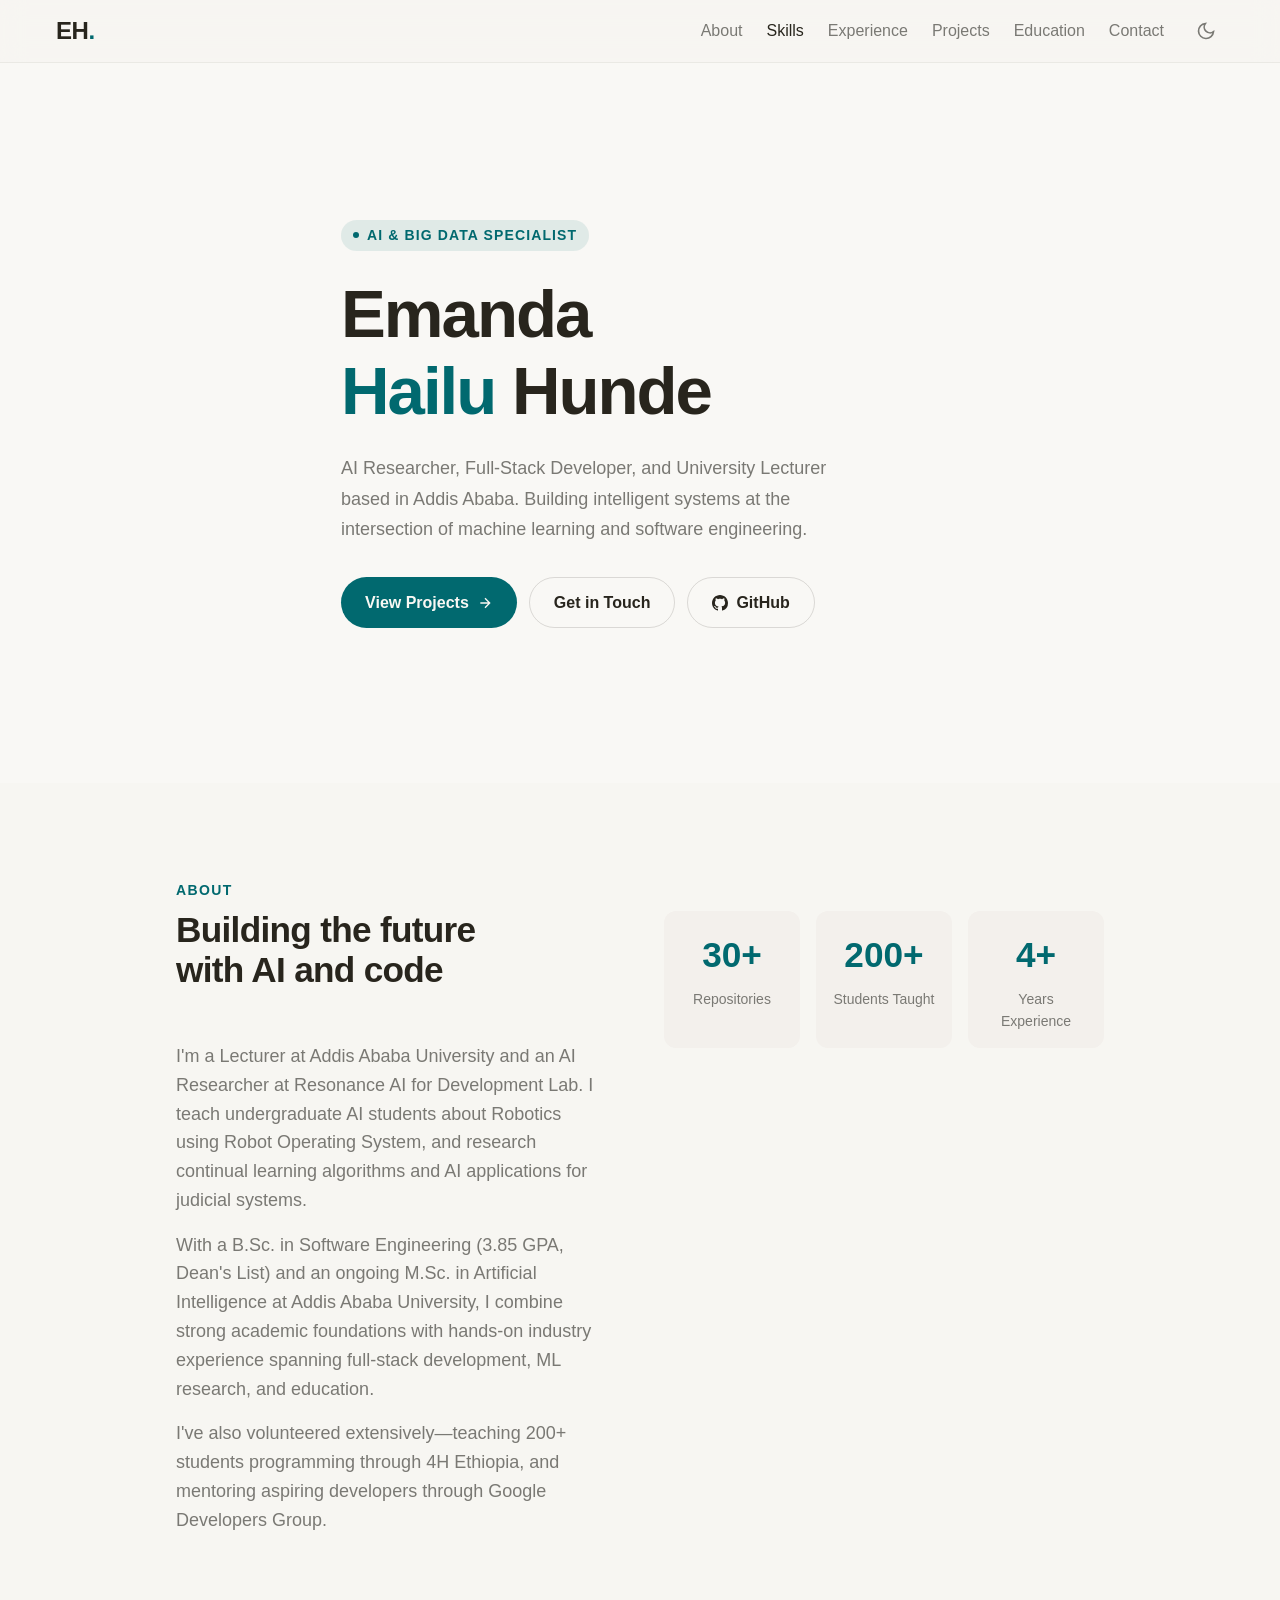
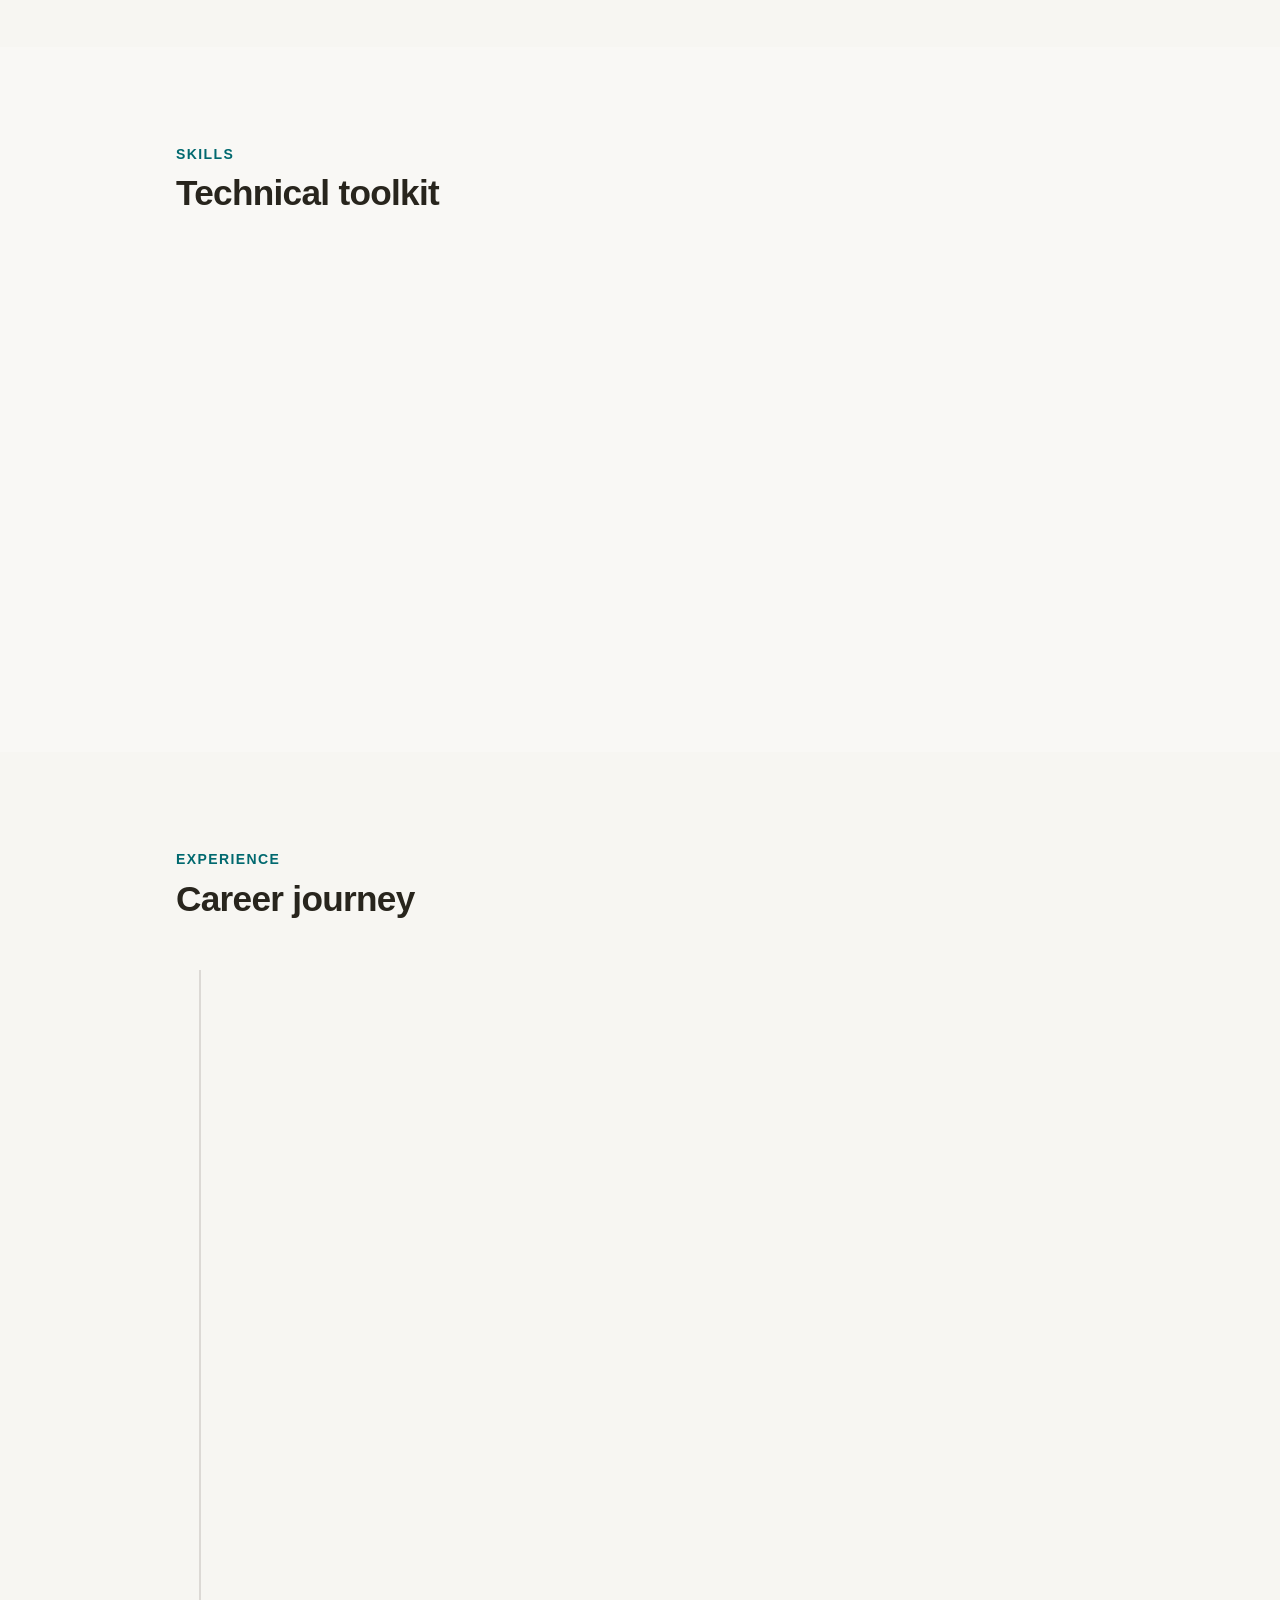
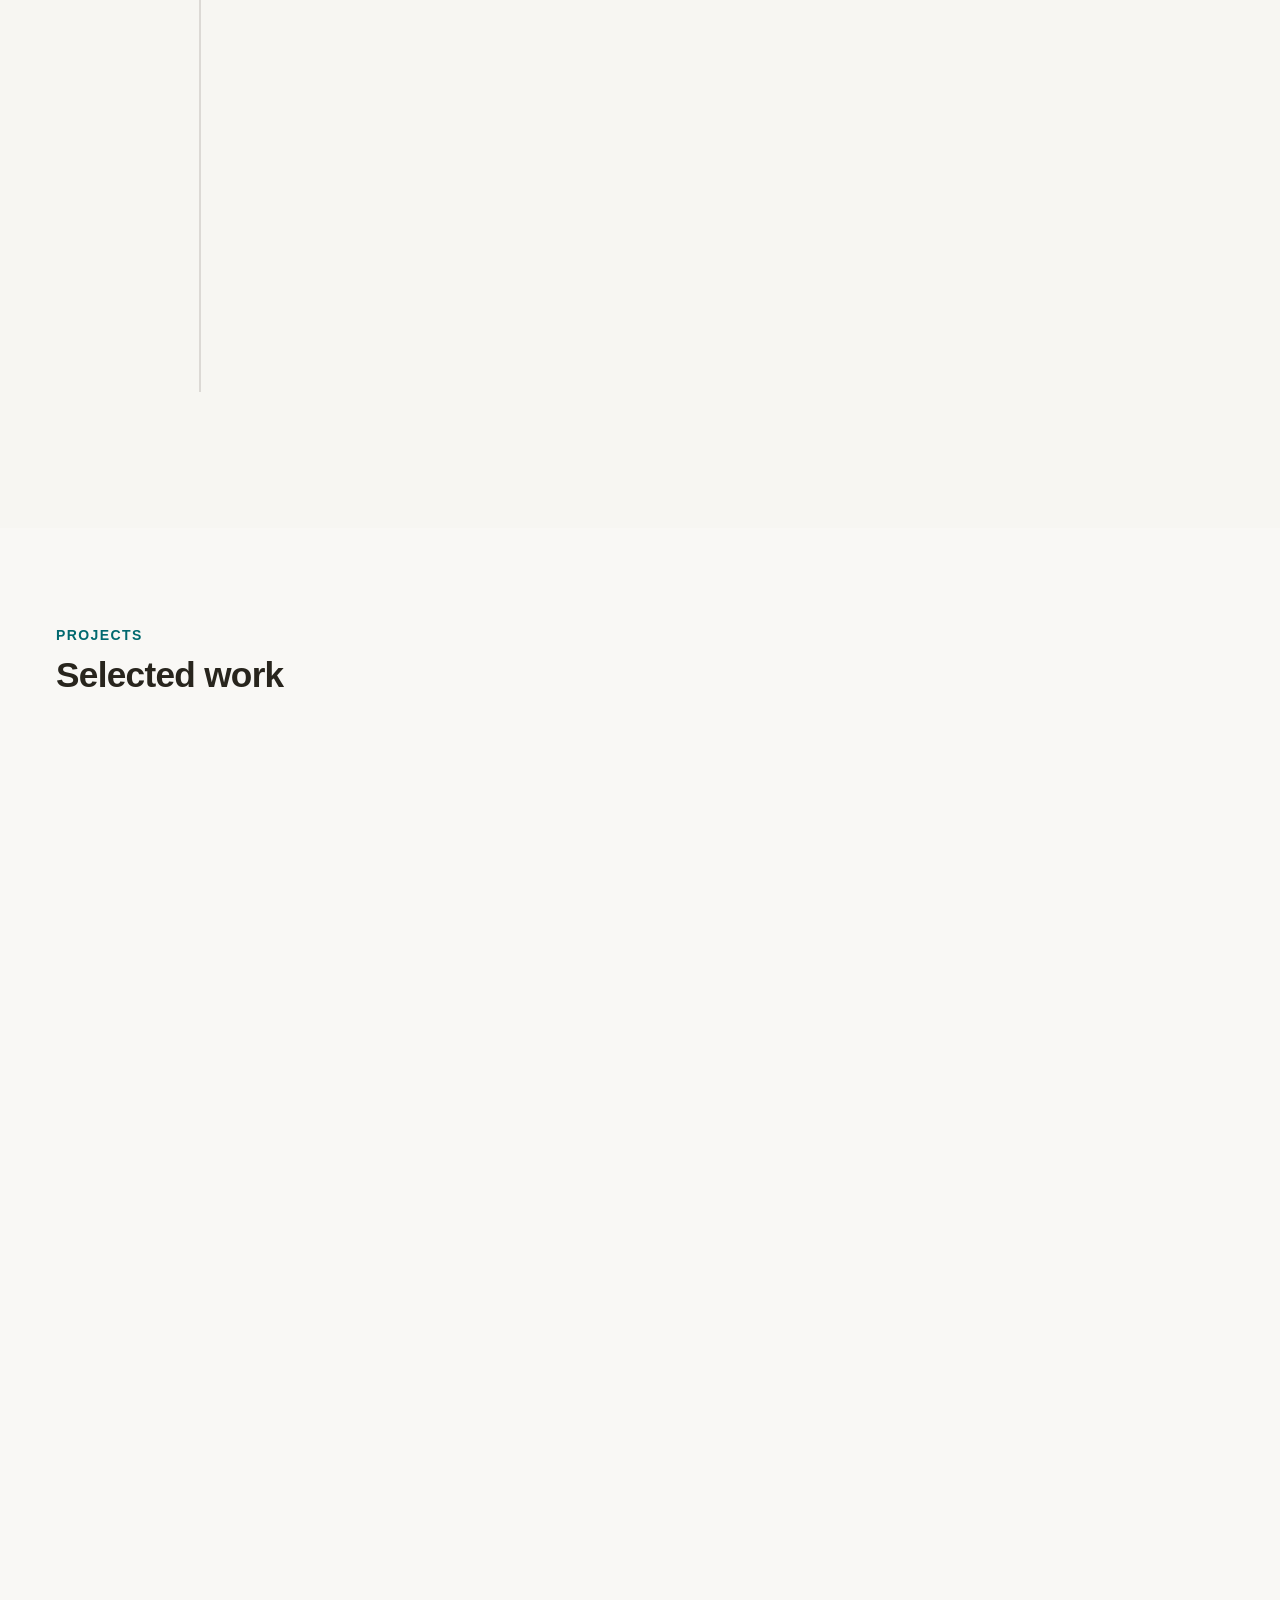
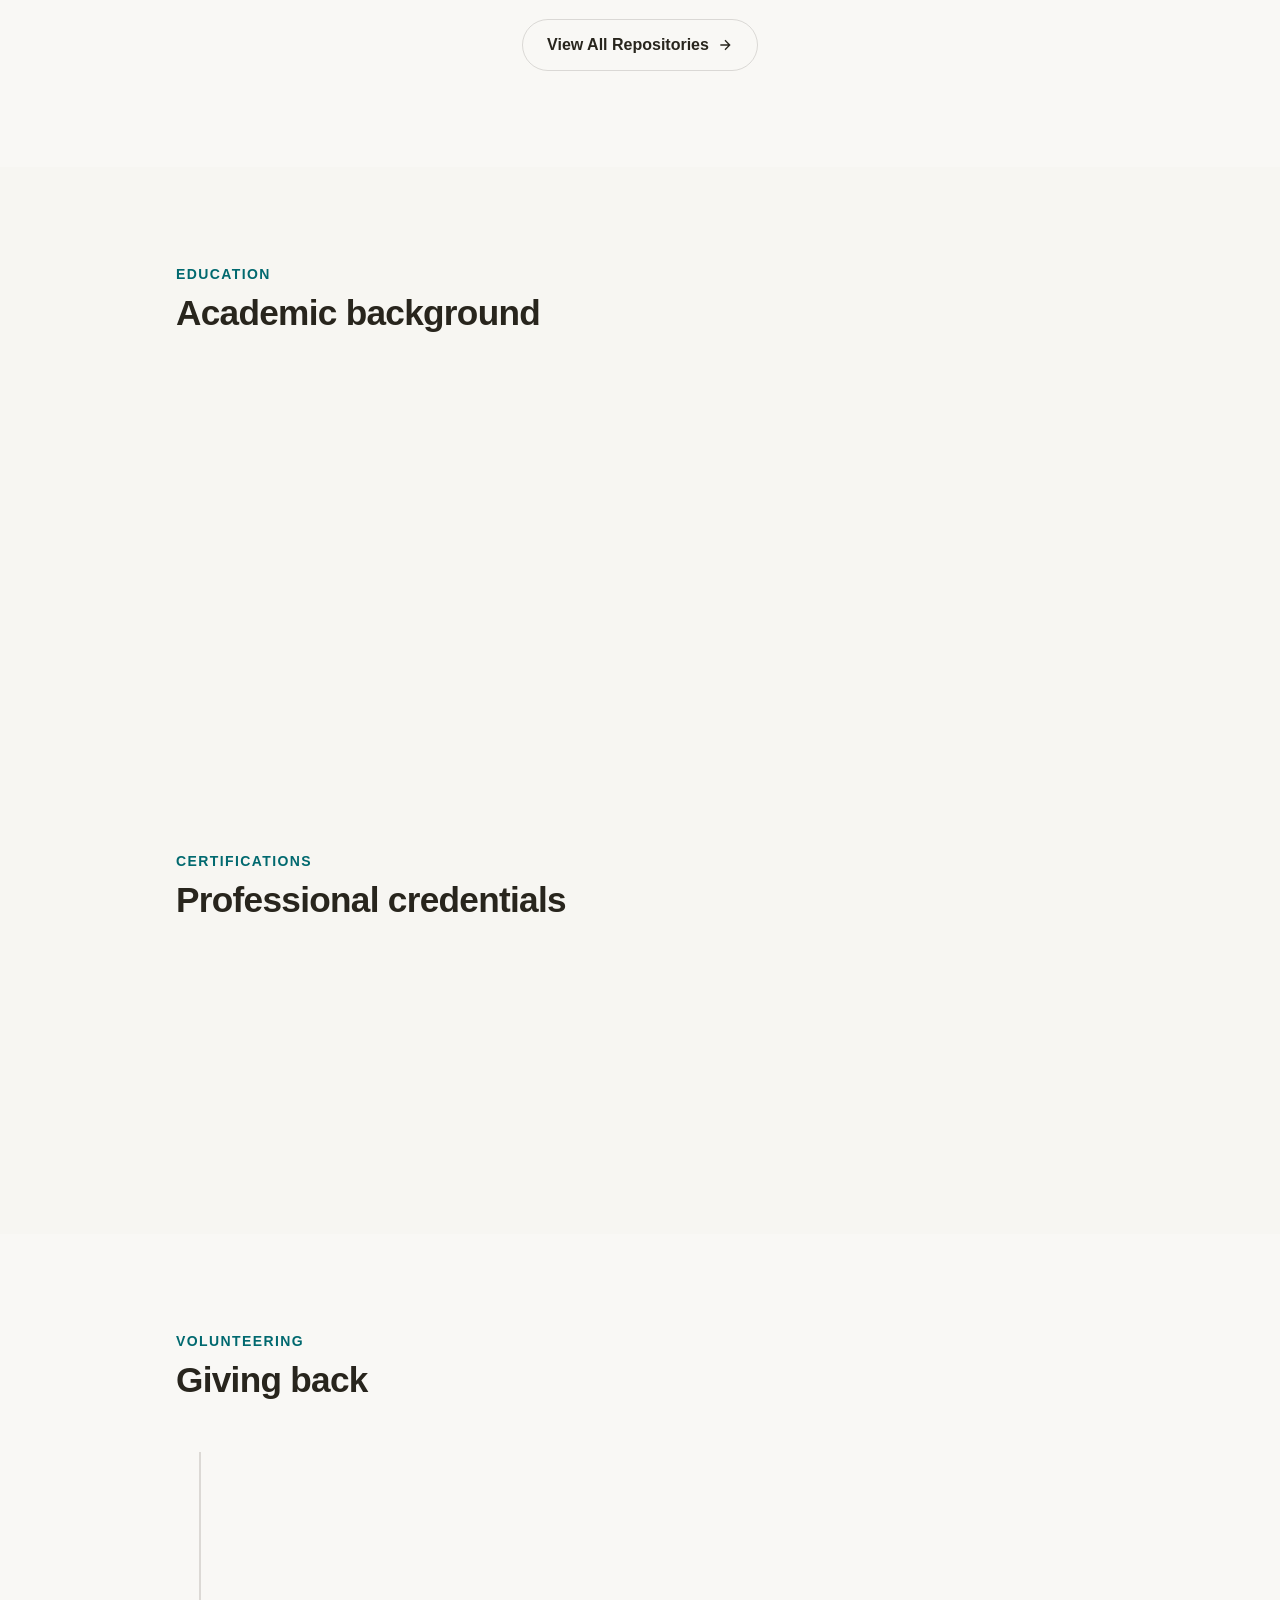
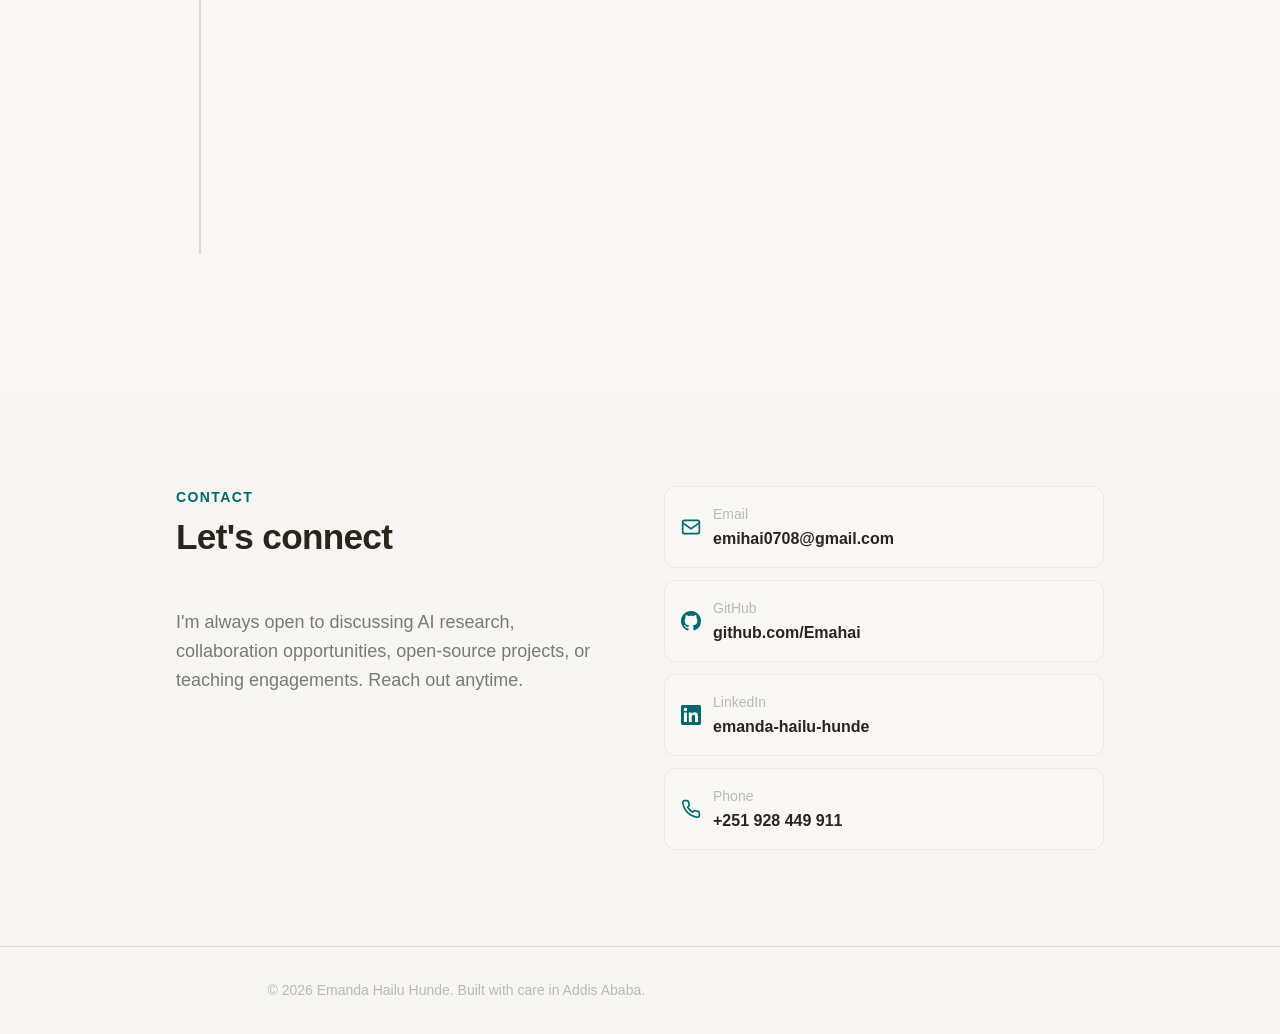
<file: emanda-hailu-portfolio.html>
<!DOCTYPE html>
<html lang="en">
<head>
  <meta charset="UTF-8">
  <meta name="viewport" content="width=device-width, initial-scale=1.0">
  <meta name="description" content="Emanda Hailu Hunde — AI & Big Data Specialist, Full-Stack Developer, and Lecturer at Addis Ababa University. Portfolio showcasing projects in machine learning, deep learning, NLP, and web development.">
  <meta property="og:title" content="Emanda Hailu — AI & Software Engineer">
  <meta property="og:description" content="Portfolio of Emanda Hailu Hunde — AI researcher, full-stack developer, and university lecturer based in Addis Ababa, Ethiopia.">
  <title>Emanda Hailu — AI & Software Engineer</title>

  <link rel="preconnect" href="https://fonts.googleapis.com">
  <link rel="preconnect" href="https://fonts.gstatic.com" crossorigin>
  <link href="https://api.fontshare.com/v2/css?f[]=cabinet-grotesk@400,500,700,800&f[]=satoshi@300,400,500,700&display=swap" rel="stylesheet">

  <style>
    /* ===== DESIGN TOKENS ===== */
    :root, [data-theme="light"] {
      --font-display: 'Cabinet Grotesk', 'Arial', sans-serif;
      --font-body: 'Satoshi', 'Helvetica Neue', sans-serif;

      --text-xs:   clamp(0.75rem,  0.7rem  + 0.25vw, 0.875rem);
      --text-sm:   clamp(0.875rem, 0.8rem  + 0.35vw, 1rem);
      --text-base: clamp(1rem,     0.95rem + 0.25vw, 1.125rem);
      --text-lg:   clamp(1.125rem, 1rem    + 0.75vw, 1.5rem);
      --text-xl:   clamp(1.5rem,   1.2rem  + 1.25vw, 2.25rem);
      --text-2xl:  clamp(2rem,     1.2rem  + 2.5vw,  3.5rem);
      --text-3xl:  clamp(2.5rem,   1rem    + 4vw,    5rem);

      --space-1:  0.25rem;
      --space-2:  0.5rem;
      --space-3:  0.75rem;
      --space-4:  1rem;
      --space-5:  1.25rem;
      --space-6:  1.5rem;
      --space-8:  2rem;
      --space-10: 2.5rem;
      --space-12: 3rem;
      --space-16: 4rem;
      --space-20: 5rem;
      --space-24: 6rem;
      --space-32: 8rem;

      --color-bg:             #f7f6f2;
      --color-surface:        #f9f8f5;
      --color-surface-2:      #fbfbf9;
      --color-surface-offset: #f3f0ec;
      --color-surface-offset-2: #edeae5;
      --color-surface-dynamic: #e6e4df;
      --color-divider:        #dcd9d5;
      --color-border:         #d4d1ca;
      --color-text:           #28251d;
      --color-text-muted:     #7a7974;
      --color-text-faint:     #bab9b4;
      --color-text-inverse:   #f9f8f4;
      --color-primary:        #01696f;
      --color-primary-hover:  #0c4e54;
      --color-primary-active: #0f3638;
      --color-primary-highlight: #cedcd8;

      --radius-sm: 0.375rem;
      --radius-md: 0.5rem;
      --radius-lg: 0.75rem;
      --radius-xl: 1rem;
      --radius-full: 9999px;

      --transition-interactive: 180ms cubic-bezier(0.16, 1, 0.3, 1);
      --shadow-sm: 0 1px 2px oklch(0.2 0.01 80 / 0.06);
      --shadow-md: 0 4px 12px oklch(0.2 0.01 80 / 0.08);
      --shadow-lg: 0 12px 32px oklch(0.2 0.01 80 / 0.12);

      --content-narrow: 640px;
      --content-default: 960px;
      --content-wide: 1200px;
    }

    [data-theme="dark"] {
      --color-bg:             #171614;
      --color-surface:        #1c1b19;
      --color-surface-2:      #201f1d;
      --color-surface-offset: #1d1c1a;
      --color-surface-offset-2: #22211f;
      --color-surface-dynamic: #2d2c2a;
      --color-divider:        #262523;
      --color-border:         #393836;
      --color-text:           #cdccca;
      --color-text-muted:     #797876;
      --color-text-faint:     #5a5957;
      --color-text-inverse:   #2b2a28;
      --color-primary:        #4f98a3;
      --color-primary-hover:  #227f8b;
      --color-primary-active: #1a626b;
      --color-primary-highlight: #313b3b;
      --shadow-sm: 0 1px 2px oklch(0 0 0 / 0.2);
      --shadow-md: 0 4px 12px oklch(0 0 0 / 0.3);
      --shadow-lg: 0 12px 32px oklch(0 0 0 / 0.4);
    }

    @media (prefers-color-scheme: dark) {
      :root:not([data-theme]) {
        --color-bg:             #171614;
        --color-surface:        #1c1b19;
        --color-surface-2:      #201f1d;
        --color-surface-offset: #1d1c1a;
        --color-surface-offset-2: #22211f;
        --color-surface-dynamic: #2d2c2a;
        --color-divider:        #262523;
        --color-border:         #393836;
        --color-text:           #cdccca;
        --color-text-muted:     #797876;
        --color-text-faint:     #5a5957;
        --color-text-inverse:   #2b2a28;
        --color-primary:        #4f98a3;
        --color-primary-hover:  #227f8b;
        --color-primary-active: #1a626b;
        --color-primary-highlight: #313b3b;
        --shadow-sm: 0 1px 2px oklch(0 0 0 / 0.2);
        --shadow-md: 0 4px 12px oklch(0 0 0 / 0.3);
        --shadow-lg: 0 12px 32px oklch(0 0 0 / 0.4);
      }
    }

    /* ===== BASE ===== */
    *, *::before, *::after { box-sizing: border-box; margin: 0; padding: 0; }
    html {
      -webkit-font-smoothing: antialiased;
      -moz-osx-font-smoothing: grayscale;
      text-rendering: optimizeLegibility;
      scroll-behavior: smooth;
      scroll-padding-top: var(--space-16);
    }
    body {
      min-height: 100dvh;
      line-height: 1.6;
      font-family: var(--font-body);
      font-size: var(--text-base);
      color: var(--color-text);
      background-color: var(--color-bg);
    }
    img, picture, video, canvas, svg { display: block; max-width: 100%; height: auto; }
    h1, h2, h3, h4 { text-wrap: balance; line-height: 1.15; font-family: var(--font-display); }
    p, li, figcaption { text-wrap: pretty; max-width: 72ch; }
    ::selection { background: oklch(from var(--color-primary) l c h / 0.25); color: var(--color-text); }
    :focus-visible { outline: 2px solid var(--color-primary); outline-offset: 3px; border-radius: var(--radius-sm); }
    @media (prefers-reduced-motion: reduce) {
      *, *::before, *::after { animation-duration: 0.01ms !important; transition-duration: 0.01ms !important; scroll-behavior: auto !important; }
    }
    button { cursor: pointer; background: none; border: none; font: inherit; color: inherit; }
    a { color: var(--color-primary); text-decoration: none; }
    a:hover { color: var(--color-primary-hover); }
    a, button, [role="button"] {
      transition: color var(--transition-interactive), background var(--transition-interactive), border-color var(--transition-interactive), box-shadow var(--transition-interactive);
    }
    .sr-only { position: absolute; width: 1px; height: 1px; padding: 0; margin: -1px; overflow: hidden; clip: rect(0,0,0,0); white-space: nowrap; border-width: 0; }

    /* ===== LAYOUT ===== */
    .container { max-width: var(--content-wide); margin-inline: auto; padding-inline: var(--space-4); }
    .container--narrow { max-width: var(--content-default); margin-inline: auto; padding-inline: var(--space-4); }

    /* ===== SKIP LINK ===== */
    .skip-link { position: absolute; top: -100%; left: var(--space-4); background: var(--color-primary); color: var(--color-text-inverse); padding: var(--space-2) var(--space-4); border-radius: var(--radius-sm); z-index: 100; font-size: var(--text-sm); }
    .skip-link:focus { top: var(--space-2); }

    /* ===== HEADER ===== */
    .header {
      position: sticky; top: 0; z-index: 50;
      background: oklch(from var(--color-bg) l c h / 0.9);
      backdrop-filter: blur(12px);
      -webkit-backdrop-filter: blur(12px);
      border-bottom: 1px solid oklch(from var(--color-text) l c h / 0.06);
      transition: transform 0.3s cubic-bezier(0.16,1,0.3,1), box-shadow 0.3s cubic-bezier(0.16,1,0.3,1);
    }
    .header__inner {
      display: flex; align-items: center; justify-content: space-between;
      padding-block: var(--space-3);
      max-width: var(--content-wide); margin-inline: auto; padding-inline: var(--space-4);
    }
    .header__logo {
      font-family: var(--font-display); font-weight: 800; font-size: var(--text-lg);
      color: var(--color-text); text-decoration: none; letter-spacing: -0.02em;
    }
    .header__logo span { color: var(--color-primary); }
    .header__nav { display: flex; gap: var(--space-6); align-items: center; }
    .header__nav a {
      font-size: var(--text-sm); color: var(--color-text-muted); text-decoration: none; font-weight: 500;
      position: relative;
    }
    .header__nav a:hover, .header__nav a.active { color: var(--color-text); }
    .header__nav a::after {
      content: ''; position: absolute; bottom: -2px; left: 0; width: 0; height: 2px;
      background: var(--color-primary); transition: width var(--transition-interactive);
    }
    .header__nav a:hover::after { width: 100%; }

    .theme-toggle {
      width: 36px; height: 36px; display: flex; align-items: center; justify-content: center;
      border-radius: var(--radius-full); color: var(--color-text-muted);
    }
    .theme-toggle:hover { color: var(--color-text); background: var(--color-surface-offset); }

    /* Mobile nav */
    .mobile-toggle { display: none; width: 36px; height: 36px; align-items: center; justify-content: center; }
    @media (max-width: 768px) {
      .header__nav { display: none; position: absolute; top: 100%; left: 0; right: 0; flex-direction: column; background: var(--color-bg); padding: var(--space-4); gap: var(--space-4); border-bottom: 1px solid var(--color-divider); }
      .header__nav.open { display: flex; }
      .mobile-toggle { display: flex; }
    }

    /* ===== HERO ===== */
    .hero {
      position: relative; min-height: 80vh;
      display: flex; align-items: center;
      overflow: hidden;
      background: var(--color-surface);
    }
    .hero__bg {
      position: absolute; inset: 0;
      background-image: url('https://user-gen-media-assets.s3.amazonaws.com/seedream_images/9fe49b7b-4999-4a85-a324-4854a6769df8.png');
      background-size: cover; background-position: center;
      opacity: 0.12;
    }
    [data-theme="dark"] .hero__bg,
    :root:not([data-theme]) .hero__bg { opacity: 0.2; }
    @media (prefers-color-scheme: dark) {
      :root:not([data-theme]) .hero__bg { opacity: 0.2; }
    }
    .hero__content {
      position: relative; z-index: 1;
      max-width: var(--content-wide); margin-inline: auto; padding-inline: var(--space-4);
      padding-block: clamp(var(--space-16), 10vw, var(--space-32));
    }
    .hero__label {
      display: inline-flex; align-items: center; gap: var(--space-2);
      padding: var(--space-1) var(--space-3);
      background: oklch(from var(--color-primary) l c h / 0.1);
      color: var(--color-primary);
      border-radius: var(--radius-full);
      font-size: var(--text-xs); font-weight: 600;
      text-transform: uppercase; letter-spacing: 0.08em;
      margin-bottom: var(--space-6);
    }
    .hero__label span { width: 6px; height: 6px; border-radius: var(--radius-full); background: var(--color-primary); }
    .hero__title {
      font-size: var(--text-3xl); font-weight: 800;
      letter-spacing: -0.03em; margin-bottom: var(--space-6);
      max-width: 16ch;
    }
    .hero__title em {
      font-style: normal;
      color: var(--color-primary);
    }
    .hero__desc {
      font-size: var(--text-base); color: var(--color-text-muted);
      max-width: 52ch; margin-bottom: var(--space-8); line-height: 1.7;
    }
    .hero__actions { display: flex; gap: var(--space-3); flex-wrap: wrap; }
    .btn {
      display: inline-flex; align-items: center; gap: var(--space-2);
      padding: var(--space-3) var(--space-6);
      border-radius: var(--radius-full); font-size: var(--text-sm); font-weight: 600;
      text-decoration: none; cursor: pointer;
    }
    .btn--primary {
      background: var(--color-primary); color: var(--color-text-inverse);
    }
    .btn--primary:hover { background: var(--color-primary-hover); color: var(--color-text-inverse); }
    .btn--secondary {
      background: transparent; color: var(--color-text);
      border: 1px solid oklch(from var(--color-text) l c h / 0.15);
    }
    .btn--secondary:hover { border-color: var(--color-primary); color: var(--color-primary); }
    .btn svg { width: 16px; height: 16px; }

    /* ===== SECTION ===== */
    .section {
      padding-block: clamp(var(--space-12), 8vw, var(--space-24));
    }
    .section--alt { background: var(--color-surface); }
    .section__header {
      margin-bottom: clamp(var(--space-8), 4vw, var(--space-16));
    }
    .section__label {
      font-size: var(--text-xs); font-weight: 600; text-transform: uppercase;
      letter-spacing: 0.1em; color: var(--color-primary); margin-bottom: var(--space-2);
    }
    .section__title {
      font-size: var(--text-xl); font-weight: 700; letter-spacing: -0.02em;
    }

    /* ===== ABOUT ===== */
    .about-grid {
      display: grid; grid-template-columns: 1fr 1fr; gap: var(--space-12); align-items: start;
    }
    @media (max-width: 768px) { .about-grid { grid-template-columns: 1fr; gap: var(--space-8); } }
    .about__text p { color: var(--color-text-muted); margin-bottom: var(--space-4); }
    .stats-row {
      display: grid; grid-template-columns: repeat(3, 1fr); gap: var(--space-4);
      margin-top: var(--space-8);
    }
    .stat { text-align: center; padding: var(--space-4); background: var(--color-surface-offset); border-radius: var(--radius-lg); }
    .stat__number { font-family: var(--font-display); font-size: var(--text-xl); font-weight: 800; color: var(--color-primary); }
    .stat__label { font-size: var(--text-xs); color: var(--color-text-muted); margin-top: var(--space-1); }
    @media (max-width: 480px) { .stats-row { grid-template-columns: 1fr; } }

    /* ===== SKILLS ===== */
    .skills-grid {
      display: grid; grid-template-columns: repeat(auto-fill, minmax(min(280px, 100%), 1fr)); gap: var(--space-6);
    }
    .skill-card {
      padding: var(--space-6); background: var(--color-surface);
      border: 1px solid oklch(from var(--color-text) l c h / 0.06);
      border-radius: var(--radius-lg);
      transition: box-shadow var(--transition-interactive), border-color var(--transition-interactive);
    }
    .skill-card:hover { box-shadow: var(--shadow-md); border-color: oklch(from var(--color-primary) l c h / 0.2); }
    .skill-card__icon {
      width: 40px; height: 40px; margin-bottom: var(--space-4);
      color: var(--color-primary);
    }
    .skill-card__title { font-family: var(--font-display); font-size: var(--text-lg); font-weight: 700; margin-bottom: var(--space-2); }
    .skill-card__items { display: flex; flex-wrap: wrap; gap: var(--space-2); }
    .skill-tag {
      padding: var(--space-1) var(--space-3);
      background: oklch(from var(--color-primary) l c h / 0.07);
      color: var(--color-primary);
      border-radius: var(--radius-full);
      font-size: var(--text-xs); font-weight: 500;
    }

    /* ===== EXPERIENCE ===== */
    .timeline { position: relative; }
    .timeline::before {
      content: ''; position: absolute; left: 23px; top: 0; bottom: 0; width: 2px;
      background: var(--color-divider);
    }
    @media (max-width: 768px) { .timeline::before { left: 15px; } }
    .timeline__item {
      position: relative; padding-left: var(--space-16); margin-bottom: var(--space-10);
    }
    @media (max-width: 768px) { .timeline__item { padding-left: var(--space-10); } }
    .timeline__dot {
      position: absolute; left: 16px; top: 6px; width: 16px; height: 16px;
      border-radius: var(--radius-full); background: var(--color-primary);
      border: 3px solid var(--color-bg);
    }
    @media (max-width: 768px) { .timeline__dot { left: 8px; width: 16px; height: 16px; } }
    .timeline__date { font-size: var(--text-xs); color: var(--color-text-faint); font-weight: 600; text-transform: uppercase; letter-spacing: 0.05em; margin-bottom: var(--space-1); }
    .timeline__role { font-family: var(--font-display); font-size: var(--text-lg); font-weight: 700; }
    .timeline__company { font-size: var(--text-sm); color: var(--color-primary); font-weight: 600; margin-bottom: var(--space-2); }
    .timeline__desc { font-size: var(--text-sm); color: var(--color-text-muted); }
    .timeline__desc ul { list-style: none; padding: 0; }
    .timeline__desc li { position: relative; padding-left: var(--space-4); margin-bottom: var(--space-1); }
    .timeline__desc li::before { content: ''; position: absolute; left: 0; top: 10px; width: 6px; height: 1px; background: var(--color-primary); }

    /* ===== PROJECTS ===== */
    .projects-grid {
      display: grid; grid-template-columns: repeat(auto-fill, minmax(min(320px, 100%), 1fr)); gap: var(--space-6);
    }
    .project-card {
      background: var(--color-surface); border: 1px solid oklch(from var(--color-text) l c h / 0.06);
      border-radius: var(--radius-lg); overflow: hidden;
      transition: box-shadow var(--transition-interactive), transform 0.3s cubic-bezier(0.16,1,0.3,1);
    }
    .project-card:hover { box-shadow: var(--shadow-lg); transform: translateY(-2px); }
    .project-card__body { padding: var(--space-6); }
    .project-card__lang {
      display: inline-block; padding: var(--space-1) var(--space-2);
      font-size: var(--text-xs); font-weight: 600; border-radius: var(--radius-sm);
      background: oklch(from var(--color-primary) l c h / 0.08); color: var(--color-primary);
      margin-bottom: var(--space-3);
    }
    .project-card__title { font-family: var(--font-display); font-size: var(--text-lg); font-weight: 700; margin-bottom: var(--space-2); }
    .project-card__title a { color: var(--color-text); text-decoration: none; }
    .project-card__title a:hover { color: var(--color-primary); }
    .project-card__desc { font-size: var(--text-sm); color: var(--color-text-muted); margin-bottom: var(--space-4); }
    .project-card__footer { display: flex; align-items: center; gap: var(--space-3); }
    .project-card__link {
      display: inline-flex; align-items: center; gap: var(--space-1);
      font-size: var(--text-xs); color: var(--color-primary); font-weight: 600; text-decoration: none;
    }
    .project-card__link:hover { color: var(--color-primary-hover); }
    .project-card__link svg { width: 14px; height: 14px; }

    /* ===== EDUCATION ===== */
    .edu-grid {
      display: grid; grid-template-columns: repeat(auto-fill, minmax(min(300px, 100%), 1fr)); gap: var(--space-6);
    }
    .edu-card {
      padding: var(--space-6);
      background: var(--color-surface); border: 1px solid oklch(from var(--color-text) l c h / 0.06);
      border-radius: var(--radius-lg);
    }
    .edu-card__period { font-size: var(--text-xs); color: var(--color-text-faint); font-weight: 600; text-transform: uppercase; letter-spacing: 0.05em; margin-bottom: var(--space-2); }
    .edu-card__degree { font-family: var(--font-display); font-size: var(--text-lg); font-weight: 700; margin-bottom: var(--space-1); }
    .edu-card__school { font-size: var(--text-sm); color: var(--color-primary); font-weight: 600; margin-bottom: var(--space-2); }
    .edu-card__detail { font-size: var(--text-sm); color: var(--color-text-muted); }

    /* ===== CERTIFICATIONS ===== */
    .certs-list { display: grid; grid-template-columns: repeat(auto-fill, minmax(min(280px, 100%), 1fr)); gap: var(--space-3); }
    .cert-item {
      display: flex; align-items: center; gap: var(--space-3);
      padding: var(--space-3) var(--space-4);
      background: var(--color-surface); border: 1px solid oklch(from var(--color-text) l c h / 0.06);
      border-radius: var(--radius-md);
      font-size: var(--text-sm);
    }
    .cert-item svg { flex-shrink: 0; width: 18px; height: 18px; color: var(--color-primary); }

    /* ===== CONTACT ===== */
    .contact-grid {
      display: grid; grid-template-columns: 1fr 1fr; gap: var(--space-12); align-items: start;
    }
    @media (max-width: 768px) { .contact-grid { grid-template-columns: 1fr; gap: var(--space-8); } }
    .contact__text { font-size: var(--text-base); color: var(--color-text-muted); margin-bottom: var(--space-6); max-width: 45ch; }
    .contact-links { display: flex; flex-direction: column; gap: var(--space-3); }
    .contact-link {
      display: flex; align-items: center; gap: var(--space-3);
      padding: var(--space-4);
      background: var(--color-surface); border: 1px solid oklch(from var(--color-text) l c h / 0.06);
      border-radius: var(--radius-lg);
      text-decoration: none; color: var(--color-text);
      transition: border-color var(--transition-interactive), box-shadow var(--transition-interactive);
    }
    .contact-link:hover { border-color: var(--color-primary); box-shadow: var(--shadow-sm); color: var(--color-text); }
    .contact-link svg { width: 20px; height: 20px; color: var(--color-primary); flex-shrink: 0; }
    .contact-link__label { font-size: var(--text-xs); color: var(--color-text-faint); }
    .contact-link__value { font-size: var(--text-sm); font-weight: 600; }

    /* ===== FOOTER ===== */
    .footer {
      padding-block: var(--space-8);
      border-top: 1px solid var(--color-divider);
      text-align: center;
      font-size: var(--text-xs); color: var(--color-text-faint);
    }
    .footer a { color: var(--color-primary); }

    /* ===== SCROLL ANIMATIONS ===== */
    .fade-in { opacity: 1; }
    @supports (animation-timeline: scroll()) {
      .fade-in { opacity: 0; animation: reveal-fade linear both; animation-timeline: view(); animation-range: entry 0% entry 100%; }
    }
    @keyframes reveal-fade { to { opacity: 1; } }
  </style>
</head>
<body>
  <a href="#main" class="skip-link">Skip to content</a>

  <!-- HEADER -->
  <header class="header" role="banner">
    <div class="header__inner">
      <a href="#" class="header__logo">EH<span>.</span></a>
      <button class="mobile-toggle" aria-label="Toggle navigation" onclick="document.querySelector('.header__nav').classList.toggle('open')">
        <svg width="20" height="20" viewBox="0 0 24 24" fill="none" stroke="currentColor" stroke-width="2"><path d="M3 12h18M3 6h18M3 18h18"/></svg>
      </button>
      <nav class="header__nav" role="navigation" aria-label="Main">
        <a href="#about">About</a>
        <a href="#skills">Skills</a>
        <a href="#experience">Experience</a>
        <a href="#projects">Projects</a>
        <a href="#education">Education</a>
        <a href="#contact">Contact</a>
        <button class="theme-toggle" data-theme-toggle aria-label="Switch to dark mode">
          <svg width="20" height="20" viewBox="0 0 24 24" fill="none" stroke="currentColor" stroke-width="2"><path d="M21 12.79A9 9 0 1 1 11.21 3 7 7 0 0 0 21 12.79z"/></svg>
        </button>
      </nav>
    </div>
  </header>

  <main id="main">
    <!-- HERO -->
    <section class="hero">
      <div class="hero__bg"></div>
      <div class="hero__content">
        <div class="hero__label"><span></span> AI & Big Data Specialist</div>
        <h1 class="hero__title">Emanda <em>Hailu</em> Hunde</h1>
        <p class="hero__desc">AI Researcher, Full-Stack Developer, and University Lecturer based in Addis Ababa. Building intelligent systems at the intersection of machine learning and software engineering.</p>
        <div class="hero__actions">
          <a href="#projects" class="btn btn--primary">
            View Projects
            <svg viewBox="0 0 24 24" fill="none" stroke="currentColor" stroke-width="2"><path d="M5 12h14M12 5l7 7-7 7"/></svg>
          </a>
          <a href="#contact" class="btn btn--secondary">Get in Touch</a>
          <a href="https://github.com/Emahai" target="_blank" rel="noopener noreferrer" class="btn btn--secondary">
            <svg viewBox="0 0 24 24" fill="currentColor" width="16" height="16"><path d="M12 0C5.37 0 0 5.37 0 12c0 5.31 3.435 9.795 8.205 11.385.6.105.825-.255.825-.57 0-.285-.015-1.23-.015-2.235-3.015.555-3.795-.735-4.035-1.41-.135-.345-.72-1.41-1.23-1.695-.42-.225-1.02-.78-.015-.795.945-.015 1.62.87 1.845 1.23 1.08 1.815 2.805 1.305 3.495.99.105-.78.42-1.305.765-1.605-2.67-.3-5.46-1.335-5.46-5.925 0-1.305.465-2.385 1.23-3.225-.12-.3-.54-1.53.12-3.18 0 0 1.005-.315 3.3 1.23.96-.27 1.98-.405 3-.405s2.04.135 3 .405c2.295-1.56 3.3-1.23 3.3-1.23.66 1.65.24 2.88.12 3.18.765.84 1.23 1.905 1.23 3.225 0 4.605-2.805 5.625-5.475 5.925.435.375.81 1.095.81 2.22 0 1.605-.015 2.895-.015 3.3 0 .315.225.69.825.57A12.02 12.02 0 0024 12c0-6.63-5.37-12-12-12z"/></svg>
            GitHub
          </a>
        </div>
      </div>
    </section>

    <!-- ABOUT -->
    <section id="about" class="section">
      <div class="container--narrow">
        <div class="about-grid">
          <div>
            <div class="section__header">
              <p class="section__label">About</p>
              <h2 class="section__title">Building the future with AI and code</h2>
            </div>
            <div class="about__text">
              <p>I'm a Lecturer at Addis Ababa University and an AI Researcher at Resonance AI for Development Lab. I teach undergraduate AI students about Robotics using Robot Operating System, and research continual learning algorithms and AI applications for judicial systems.</p>
              <p>With a B.Sc. in Software Engineering (3.85 GPA, Dean's List) and an ongoing M.Sc. in Artificial Intelligence at Addis Ababa University, I combine strong academic foundations with hands-on industry experience spanning full-stack development, ML research, and education.</p>
              <p>I've also volunteered extensively—teaching 200+ students programming through 4H Ethiopia, and mentoring aspiring developers through Google Developers Group.</p>
            </div>
          </div>
          <div>
            <div class="stats-row">
              <div class="stat">
                <div class="stat__number">30+</div>
                <div class="stat__label">Repositories</div>
              </div>
              <div class="stat">
                <div class="stat__number">200+</div>
                <div class="stat__label">Students Taught</div>
              </div>
              <div class="stat">
                <div class="stat__number">4+</div>
                <div class="stat__label">Years Experience</div>
              </div>
            </div>
          </div>
        </div>
      </div>
    </section>

    <!-- SKILLS -->
    <section id="skills" class="section section--alt">
      <div class="container--narrow">
        <div class="section__header">
          <p class="section__label">Skills</p>
          <h2 class="section__title">Technical toolkit</h2>
        </div>
        <div class="skills-grid">
          <div class="skill-card fade-in">
            <svg class="skill-card__icon" viewBox="0 0 24 24" fill="none" stroke="currentColor" stroke-width="1.5"><path d="M12 2a4 4 0 014 4c0 1.1-.9 2-2 2h-4c-1.1 0-2-.9-2-2a4 4 0 014-4z"/><path d="M8 8v2a4 4 0 004 4h0a4 4 0 004-4V8"/><circle cx="9" cy="18" r="2"/><circle cx="15" cy="18" r="2"/><path d="M12 14v2"/><path d="M9 20v2"/><path d="M15 20v2"/></svg>
            <h3 class="skill-card__title">AI & Machine Learning</h3>
            <div class="skill-card__items">
              <span class="skill-tag">TensorFlow</span>
              <span class="skill-tag">PyTorch</span>
              <span class="skill-tag">Keras</span>
              <span class="skill-tag">Scikit-learn</span>
              <span class="skill-tag">Deep Learning</span>
              <span class="skill-tag">NLP</span>
              <span class="skill-tag">Computer Vision</span>
              <span class="skill-tag">Reinforcement Learning</span>
              <span class="skill-tag">Quantum ML</span>
            </div>
          </div>
          <div class="skill-card fade-in">
            <svg class="skill-card__icon" viewBox="0 0 24 24" fill="none" stroke="currentColor" stroke-width="1.5"><path d="M16 18l6-6-6-6"/><path d="M8 6l-6 6 6 6"/></svg>
            <h3 class="skill-card__title">Full-Stack Development</h3>
            <div class="skill-card__items">
              <span class="skill-tag">React</span>
              <span class="skill-tag">Nuxt.js</span>
              <span class="skill-tag">TypeScript</span>
              <span class="skill-tag">Node.js</span>
              <span class="skill-tag">Express.js</span>
              <span class="skill-tag">MongoDB</span>
              <span class="skill-tag">Firebase</span>
              <span class="skill-tag">Tailwind CSS</span>
              <span class="skill-tag">Material UI</span>
            </div>
          </div>
          <div class="skill-card fade-in">
            <svg class="skill-card__icon" viewBox="0 0 24 24" fill="none" stroke="currentColor" stroke-width="1.5"><rect x="2" y="3" width="20" height="14" rx="2"/><path d="M8 21h8"/><path d="M12 17v4"/></svg>
            <h3 class="skill-card__title">Languages & Tools</h3>
            <div class="skill-card__items">
              <span class="skill-tag">Python</span>
              <span class="skill-tag">JavaScript</span>
              <span class="skill-tag">MATLAB</span>
              <span class="skill-tag">Java</span>
              <span class="skill-tag">Figma</span>
              <span class="skill-tag">Git</span>
              <span class="skill-tag">ROS</span>
              <span class="skill-tag">NumPy</span>
              <span class="skill-tag">Pandas</span>
            </div>
          </div>
        </div>
      </div>
    </section>

    <!-- EXPERIENCE -->
    <section id="experience" class="section">
      <div class="container--narrow">
        <div class="section__header">
          <p class="section__label">Experience</p>
          <h2 class="section__title">Career journey</h2>
        </div>
        <div class="timeline">
          <div class="timeline__item fade-in">
            <div class="timeline__dot"></div>
            <div class="timeline__date">Sept 2025 — Present</div>
            <div class="timeline__role">Lecturer</div>
            <div class="timeline__company">Addis Ababa University</div>
            <div class="timeline__desc"><ul><li>Teaches undergraduate AI stream students about Robotics using Robot Operating System</li></ul></div>
          </div>
          <div class="timeline__item fade-in">
            <div class="timeline__dot"></div>
            <div class="timeline__date">Oct 2025 — Present</div>
            <div class="timeline__role">AI Researcher</div>
            <div class="timeline__company">Resonance AI for Development Lab</div>
            <div class="timeline__desc"><ul><li>Researching continual learning to optimize continual learning algorithms</li><li>Researching how to solve judicial discrepancy by utilizing AI</li></ul></div>
          </div>
          <div class="timeline__item fade-in">
            <div class="timeline__dot"></div>
            <div class="timeline__date">July 2023 — August 2024</div>
            <div class="timeline__role">Full Stack Software Developer</div>
            <div class="timeline__company">Organization of Southern Corporation</div>
            <div class="timeline__desc"><ul><li>Customized the Invenio digital repository framework for multilingual support, automating record harvesting from member states</li><li>Translated records upon user file uploads leveraging Matecat, webhooks, and multilingual amalgamation</li></ul></div>
          </div>
          <div class="timeline__item fade-in">
            <div class="timeline__dot"></div>
            <div class="timeline__date">Jan 2023 — Oct 2023</div>
            <div class="timeline__role">Lead Full-Stack Software Developer</div>
            <div class="timeline__company">EduHub Technology Solutions</div>
            <div class="timeline__desc"><ul><li>Developed an eLearning system using Figma, Material UI, Tailwind CSS, TypeScript, React, Nuxt.js</li><li>Implemented Node.js and Express.js backend with Firebase OTP verification and MongoDB</li></ul></div>
          </div>
          <div class="timeline__item fade-in">
            <div class="timeline__dot"></div>
            <div class="timeline__date">July 2022 — Sept 2022</div>
            <div class="timeline__role">Teacher</div>
            <div class="timeline__company">Abogida Robotics and Technology Center</div>
            <div class="timeline__desc"><ul><li>Educated 100 students of diverse ages in Scratch, Python, and Java with project-based learning</li></ul></div>
          </div>
        </div>
      </div>
    </section>

    <!-- PROJECTS -->
    <section id="projects" class="section section--alt">
      <div class="container">
        <div class="section__header">
          <p class="section__label">Projects</p>
          <h2 class="section__title">Selected work</h2>
        </div>
        <div class="projects-grid">
          <div class="project-card fade-in">
            <div class="project-card__body">
              <span class="project-card__lang">Python</span>
              <h3 class="project-card__title"><a href="https://github.com/Emahai/Quantum-Machine-Learning-in-Genomics" target="_blank" rel="noopener noreferrer">Quantum ML in Genomics</a></h3>
              <p class="project-card__desc">Exploring quantum machine learning approaches for genomics data analysis and classification.</p>
              <div class="project-card__footer">
                <a href="https://github.com/Emahai/Quantum-Machine-Learning-in-Genomics" target="_blank" rel="noopener noreferrer" class="project-card__link">
                  <svg viewBox="0 0 24 24" fill="currentColor"><path d="M12 0C5.37 0 0 5.37 0 12c0 5.31 3.435 9.795 8.205 11.385.6.105.825-.255.825-.57 0-.285-.015-1.23-.015-2.235-3.015.555-3.795-.735-4.035-1.41-.135-.345-.72-1.41-1.23-1.695-.42-.225-1.02-.78-.015-.795.945-.015 1.62.87 1.845 1.23 1.08 1.815 2.805 1.305 3.495.99.105-.78.42-1.305.765-1.605-2.67-.3-5.46-1.335-5.46-5.925 0-1.305.465-2.385 1.23-3.225-.12-.3-.54-1.53.12-3.18 0 0 1.005-.315 3.3 1.23.96-.27 1.98-.405 3-.405s2.04.135 3 .405c2.295-1.56 3.3-1.23 3.3-1.23.66 1.65.24 2.88.12 3.18.765.84 1.23 1.905 1.23 3.225 0 4.605-2.805 5.625-5.475 5.925.435.375.81 1.095.81 2.22 0 1.605-.015 2.895-.015 3.3 0 .315.225.69.825.57A12.02 12.02 0 0024 12c0-6.63-5.37-12-12-12z"/></svg>
                  View on GitHub
                </a>
              </div>
            </div>
          </div>

          <div class="project-card fade-in">
            <div class="project-card__body">
              <span class="project-card__lang">Python</span>
              <h3 class="project-card__title"><a href="https://github.com/Emahai/NLP" target="_blank" rel="noopener noreferrer">NLP Projects</a></h3>
              <p class="project-card__desc">Natural Language Processing implementations and assignments covering text processing, classification, and language models.</p>
              <div class="project-card__footer">
                <a href="https://github.com/Emahai/NLP" target="_blank" rel="noopener noreferrer" class="project-card__link">
                  <svg viewBox="0 0 24 24" fill="currentColor"><path d="M12 0C5.37 0 0 5.37 0 12c0 5.31 3.435 9.795 8.205 11.385.6.105.825-.255.825-.57 0-.285-.015-1.23-.015-2.235-3.015.555-3.795-.735-4.035-1.41-.135-.345-.72-1.41-1.23-1.695-.42-.225-1.02-.78-.015-.795.945-.015 1.62.87 1.845 1.23 1.08 1.815 2.805 1.305 3.495.99.105-.78.42-1.305.765-1.605-2.67-.3-5.46-1.335-5.46-5.925 0-1.305.465-2.385 1.23-3.225-.12-.3-.54-1.53.12-3.18 0 0 1.005-.315 3.3 1.23.96-.27 1.98-.405 3-.405s2.04.135 3 .405c2.295-1.56 3.3-1.23 3.3-1.23.66 1.65.24 2.88.12 3.18.765.84 1.23 1.905 1.23 3.225 0 4.605-2.805 5.625-5.475 5.925.435.375.81 1.095.81 2.22 0 1.605-.015 2.895-.015 3.3 0 .315.225.69.825.57A12.02 12.02 0 0024 12c0-6.63-5.37-12-12-12z"/></svg>
                  View on GitHub
                </a>
              </div>
            </div>
          </div>

          <div class="project-card fade-in">
            <div class="project-card__body">
              <span class="project-card__lang">Python</span>
              <h3 class="project-card__title"><a href="https://github.com/Emahai/Value-Function-Approximation" target="_blank" rel="noopener noreferrer">Value Function Approximation</a></h3>
              <p class="project-card__desc">Implementation of value function approximation methods for reinforcement learning problems.</p>
              <div class="project-card__footer">
                <a href="https://github.com/Emahai/Value-Function-Approximation" target="_blank" rel="noopener noreferrer" class="project-card__link">
                  <svg viewBox="0 0 24 24" fill="currentColor"><path d="M12 0C5.37 0 0 5.37 0 12c0 5.31 3.435 9.795 8.205 11.385.6.105.825-.255.825-.57 0-.285-.015-1.23-.015-2.235-3.015.555-3.795-.735-4.035-1.41-.135-.345-.72-1.41-1.23-1.695-.42-.225-1.02-.78-.015-.795.945-.015 1.62.87 1.845 1.23 1.08 1.815 2.805 1.305 3.495.99.105-.78.42-1.305.765-1.605-2.67-.3-5.46-1.335-5.46-5.925 0-1.305.465-2.385 1.23-3.225-.12-.3-.54-1.53.12-3.18 0 0 1.005-.315 3.3 1.23.96-.27 1.98-.405 3-.405s2.04.135 3 .405c2.295-1.56 3.3-1.23 3.3-1.23.66 1.65.24 2.88.12 3.18.765.84 1.23 1.905 1.23 3.225 0 4.605-2.805 5.625-5.475 5.925.435.375.81 1.095.81 2.22 0 1.605-.015 2.895-.015 3.3 0 .315.225.69.825.57A12.02 12.02 0 0024 12c0-6.63-5.37-12-12-12z"/></svg>
                  View on GitHub
                </a>
              </div>
            </div>
          </div>

          <div class="project-card fade-in">
            <div class="project-card__body">
              <span class="project-card__lang">Jupyter Notebook</span>
              <h3 class="project-card__title"><a href="https://github.com/Emahai/CV" target="_blank" rel="noopener noreferrer">Computer Vision</a></h3>
              <p class="project-card__desc">Computer vision projects including image classification, object detection, and visual feature extraction.</p>
              <div class="project-card__footer">
                <a href="https://github.com/Emahai/CV" target="_blank" rel="noopener noreferrer" class="project-card__link">
                  <svg viewBox="0 0 24 24" fill="currentColor"><path d="M12 0C5.37 0 0 5.37 0 12c0 5.31 3.435 9.795 8.205 11.385.6.105.825-.255.825-.57 0-.285-.015-1.23-.015-2.235-3.015.555-3.795-.735-4.035-1.41-.135-.345-.72-1.41-1.23-1.695-.42-.225-1.02-.78-.015-.795.945-.015 1.62.87 1.845 1.23 1.08 1.815 2.805 1.305 3.495.99.105-.78.42-1.305.765-1.605-2.67-.3-5.46-1.335-5.46-5.925 0-1.305.465-2.385 1.23-3.225-.12-.3-.54-1.53.12-3.18 0 0 1.005-.315 3.3 1.23.96-.27 1.98-.405 3-.405s2.04.135 3 .405c2.295-1.56 3.3-1.23 3.3-1.23.66 1.65.24 2.88.12 3.18.765.84 1.23 1.905 1.23 3.225 0 4.605-2.805 5.625-5.475 5.925.435.375.81 1.095.81 2.22 0 1.605-.015 2.895-.015 3.3 0 .315.225.69.825.57A12.02 12.02 0 0024 12c0-6.63-5.37-12-12-12z"/></svg>
                  View on GitHub
                </a>
              </div>
            </div>
          </div>

          <div class="project-card fade-in">
            <div class="project-card__body">
              <span class="project-card__lang">Python</span>
              <h3 class="project-card__title"><a href="https://github.com/Emahai/DL" target="_blank" rel="noopener noreferrer">Deep Learning</a></h3>
              <p class="project-card__desc">Deep learning experiments and implementations covering CNNs, activation functions, and neural network architectures.</p>
              <div class="project-card__footer">
                <a href="https://github.com/Emahai/DL" target="_blank" rel="noopener noreferrer" class="project-card__link">
                  <svg viewBox="0 0 24 24" fill="currentColor"><path d="M12 0C5.37 0 0 5.37 0 12c0 5.31 3.435 9.795 8.205 11.385.6.105.825-.255.825-.57 0-.285-.015-1.23-.015-2.235-3.015.555-3.795-.735-4.035-1.41-.135-.345-.72-1.41-1.23-1.695-.42-.225-1.02-.78-.015-.795.945-.015 1.62.87 1.845 1.23 1.08 1.815 2.805 1.305 3.495.99.105-.78.42-1.305.765-1.605-2.67-.3-5.46-1.335-5.46-5.925 0-1.305.465-2.385 1.23-3.225-.12-.3-.54-1.53.12-3.18 0 0 1.005-.315 3.3 1.23.96-.27 1.98-.405 3-.405s2.04.135 3 .405c2.295-1.56 3.3-1.23 3.3-1.23.66 1.65.24 2.88.12 3.18.765.84 1.23 1.905 1.23 3.225 0 4.605-2.805 5.625-5.475 5.925.435.375.81 1.095.81 2.22 0 1.605-.015 2.895-.015 3.3 0 .315.225.69.825.57A12.02 12.02 0 0024 12c0-6.63-5.37-12-12-12z"/></svg>
                  View on GitHub
                </a>
              </div>
            </div>
          </div>

          <div class="project-card fade-in">
            <div class="project-card__body">
              <span class="project-card__lang">Python</span>
              <h3 class="project-card__title"><a href="https://github.com/Emahai/Distributed-home-take-assignment" target="_blank" rel="noopener noreferrer">Distributed Computing</a></h3>
              <p class="project-card__desc">Distributed computing term project exploring parallel processing and distributed systems concepts.</p>
              <div class="project-card__footer">
                <a href="https://github.com/Emahai/Distributed-home-take-assignment" target="_blank" rel="noopener noreferrer" class="project-card__link">
                  <svg viewBox="0 0 24 24" fill="currentColor"><path d="M12 0C5.37 0 0 5.37 0 12c0 5.31 3.435 9.795 8.205 11.385.6.105.825-.255.825-.57 0-.285-.015-1.23-.015-2.235-3.015.555-3.795-.735-4.035-1.41-.135-.345-.72-1.41-1.23-1.695-.42-.225-1.02-.78-.015-.795.945-.015 1.62.87 1.845 1.23 1.08 1.815 2.805 1.305 3.495.99.105-.78.42-1.305.765-1.605-2.67-.3-5.46-1.335-5.46-5.925 0-1.305.465-2.385 1.23-3.225-.12-.3-.54-1.53.12-3.18 0 0 1.005-.315 3.3 1.23.96-.27 1.98-.405 3-.405s2.04.135 3 .405c2.295-1.56 3.3-1.23 3.3-1.23.66 1.65.24 2.88.12 3.18.765.84 1.23 1.905 1.23 3.225 0 4.605-2.805 5.625-5.475 5.925.435.375.81 1.095.81 2.22 0 1.605-.015 2.895-.015 3.3 0 .315.225.69.825.57A12.02 12.02 0 0024 12c0-6.63-5.37-12-12-12z"/></svg>
                  View on GitHub
                </a>
              </div>
            </div>
          </div>

          <div class="project-card fade-in">
            <div class="project-card__body">
              <span class="project-card__lang">JavaScript</span>
              <h3 class="project-card__title"><a href="https://github.com/Emahai/student_dashboard" target="_blank" rel="noopener noreferrer">Student Dashboard</a></h3>
              <p class="project-card__desc">A web-based student dashboard application for tracking academic progress and managing coursework.</p>
              <div class="project-card__footer">
                <a href="https://github.com/Emahai/student_dashboard" target="_blank" rel="noopener noreferrer" class="project-card__link">
                  <svg viewBox="0 0 24 24" fill="currentColor"><path d="M12 0C5.37 0 0 5.37 0 12c0 5.31 3.435 9.795 8.205 11.385.6.105.825-.255.825-.57 0-.285-.015-1.23-.015-2.235-3.015.555-3.795-.735-4.035-1.41-.135-.345-.72-1.41-1.23-1.695-.42-.225-1.02-.78-.015-.795.945-.015 1.62.87 1.845 1.23 1.08 1.815 2.805 1.305 3.495.99.105-.78.42-1.305.765-1.605-2.67-.3-5.46-1.335-5.46-5.925 0-1.305.465-2.385 1.23-3.225-.12-.3-.54-1.53.12-3.18 0 0 1.005-.315 3.3 1.23.96-.27 1.98-.405 3-.405s2.04.135 3 .405c2.295-1.56 3.3-1.23 3.3-1.23.66 1.65.24 2.88.12 3.18.765.84 1.23 1.905 1.23 3.225 0 4.605-2.805 5.625-5.475 5.925.435.375.81 1.095.81 2.22 0 1.605-.015 2.895-.015 3.3 0 .315.225.69.825.57A12.02 12.02 0 0024 12c0-6.63-5.37-12-12-12z"/></svg>
                  View on GitHub
                </a>
              </div>
            </div>
          </div>

          <div class="project-card fade-in">
            <div class="project-card__body">
              <span class="project-card__lang">JavaScript</span>
              <h3 class="project-card__title"><a href="https://github.com/Emahai/HRMS-API" target="_blank" rel="noopener noreferrer">HRMS API</a></h3>
              <p class="project-card__desc">Human Resource Management System API — a backend service for managing HR workflows and employee data.</p>
              <div class="project-card__footer">
                <a href="https://github.com/Emahai/HRMS-API" target="_blank" rel="noopener noreferrer" class="project-card__link">
                  <svg viewBox="0 0 24 24" fill="currentColor"><path d="M12 0C5.37 0 0 5.37 0 12c0 5.31 3.435 9.795 8.205 11.385.6.105.825-.255.825-.57 0-.285-.015-1.23-.015-2.235-3.015.555-3.795-.735-4.035-1.41-.135-.345-.72-1.41-1.23-1.695-.42-.225-1.02-.78-.015-.795.945-.015 1.62.87 1.845 1.23 1.08 1.815 2.805 1.305 3.495.99.105-.78.42-1.305.765-1.605-2.67-.3-5.46-1.335-5.46-5.925 0-1.305.465-2.385 1.23-3.225-.12-.3-.54-1.53.12-3.18 0 0 1.005-.315 3.3 1.23.96-.27 1.98-.405 3-.405s2.04.135 3 .405c2.295-1.56 3.3-1.23 3.3-1.23.66 1.65.24 2.88.12 3.18.765.84 1.23 1.905 1.23 3.225 0 4.605-2.805 5.625-5.475 5.925.435.375.81 1.095.81 2.22 0 1.605-.015 2.895-.015 3.3 0 .315.225.69.825.57A12.02 12.02 0 0024 12c0-6.63-5.37-12-12-12z"/></svg>
                  View on GitHub
                </a>
              </div>
            </div>
          </div>

          <div class="project-card fade-in">
            <div class="project-card__body">
              <span class="project-card__lang">MATLAB</span>
              <h3 class="project-card__title"><a href="https://github.com/Emahai/PGM" target="_blank" rel="noopener noreferrer">Probabilistic Graphical Models</a></h3>
              <p class="project-card__desc">Implementations of probabilistic graphical models — Bayesian networks, Markov random fields, and inference algorithms.</p>
              <div class="project-card__footer">
                <a href="https://github.com/Emahai/PGM" target="_blank" rel="noopener noreferrer" class="project-card__link">
                  <svg viewBox="0 0 24 24" fill="currentColor"><path d="M12 0C5.37 0 0 5.37 0 12c0 5.31 3.435 9.795 8.205 11.385.6.105.825-.255.825-.57 0-.285-.015-1.23-.015-2.235-3.015.555-3.795-.735-4.035-1.41-.135-.345-.72-1.41-1.23-1.695-.42-.225-1.02-.78-.015-.795.945-.015 1.62.87 1.845 1.23 1.08 1.815 2.805 1.305 3.495.99.105-.78.42-1.305.765-1.605-2.67-.3-5.46-1.335-5.46-5.925 0-1.305.465-2.385 1.23-3.225-.12-.3-.54-1.53.12-3.18 0 0 1.005-.315 3.3 1.23.96-.27 1.98-.405 3-.405s2.04.135 3 .405c2.295-1.56 3.3-1.23 3.3-1.23.66 1.65.24 2.88.12 3.18.765.84 1.23 1.905 1.23 3.225 0 4.605-2.805 5.625-5.475 5.925.435.375.81 1.095.81 2.22 0 1.605-.015 2.895-.015 3.3 0 .315.225.69.825.57A12.02 12.02 0 0024 12c0-6.63-5.37-12-12-12z"/></svg>
                  View on GitHub
                </a>
              </div>
            </div>
          </div>
        </div>
        <div style="text-align: center; margin-top: var(--space-10);">
          <a href="https://github.com/Emahai?tab=repositories" target="_blank" rel="noopener noreferrer" class="btn btn--secondary">
            View All Repositories
            <svg viewBox="0 0 24 24" fill="none" stroke="currentColor" stroke-width="2" width="16" height="16"><path d="M5 12h14M12 5l7 7-7 7"/></svg>
          </a>
        </div>
      </div>
    </section>

    <!-- EDUCATION -->
    <section id="education" class="section">
      <div class="container--narrow">
        <div class="section__header">
          <p class="section__label">Education</p>
          <h2 class="section__title">Academic background</h2>
        </div>
        <div class="edu-grid">
          <div class="edu-card fade-in">
            <div class="edu-card__period">Sept 2024 — Present</div>
            <div class="edu-card__degree">M.Sc. in Artificial Intelligence</div>
            <div class="edu-card__school">Addis Ababa University</div>
            <div class="edu-card__detail">Currently pursuing graduate studies in AI</div>
          </div>
          <div class="edu-card fade-in">
            <div class="edu-card__period">Sept 2018 — June 2022</div>
            <div class="edu-card__degree">B.Sc. in Software Engineering</div>
            <div class="edu-card__school">Addis Ababa Science and Technology University</div>
            <div class="edu-card__detail">Graduated with honors — 3.85/4.0 CGPA, Dean's List</div>
          </div>
          <div class="edu-card fade-in">
            <div class="edu-card__period">Sept 2014 — Aug 2018</div>
            <div class="edu-card__degree">High School Diploma</div>
            <div class="edu-card__school">Ledeta Catholic Cathedral School</div>
            <div class="edu-card__detail">Graduated with great distinction — 4.0 CGPA</div>
          </div>
        </div>

        <!-- CERTIFICATIONS -->
        <div class="section__header" style="margin-top: clamp(var(--space-12), 6vw, var(--space-20));">
          <p class="section__label">Certifications</p>
          <h2 class="section__title">Professional credentials</h2>
        </div>
        <div class="certs-list">
          <div class="cert-item fade-in">
            <svg viewBox="0 0 24 24" fill="none" stroke="currentColor" stroke-width="2"><path d="M22 11.08V12a10 10 0 11-5.93-9.14"/><path d="M22 4L12 14.01l-3-3"/></svg>
            Introduction to Machine Learning — Coursera
          </div>
          <div class="cert-item fade-in">
            <svg viewBox="0 0 24 24" fill="none" stroke="currentColor" stroke-width="2"><path d="M22 11.08V12a10 10 0 11-5.93-9.14"/><path d="M22 4L12 14.01l-3-3"/></svg>
            Hybrid Continental Coding Camp — UN ECA / ITU
          </div>
          <div class="cert-item fade-in">
            <svg viewBox="0 0 24 24" fill="none" stroke="currentColor" stroke-width="2"><path d="M22 11.08V12a10 10 0 11-5.93-9.14"/><path d="M22 4L12 14.01l-3-3"/></svg>
            Explore Machine Learning — Google AI
          </div>
          <div class="cert-item fade-in">
            <svg viewBox="0 0 24 24" fill="none" stroke="currentColor" stroke-width="2"><path d="M22 11.08V12a10 10 0 11-5.93-9.14"/><path d="M22 4L12 14.01l-3-3"/></svg>
            Google Developers Student Club
          </div>
          <div class="cert-item fade-in">
            <svg viewBox="0 0 24 24" fill="none" stroke="currentColor" stroke-width="2"><path d="M22 11.08V12a10 10 0 11-5.93-9.14"/><path d="M22 4L12 14.01l-3-3"/></svg>
            Orange Digital Center & DOT Ethiopia
          </div>
          <div class="cert-item fade-in">
            <svg viewBox="0 0 24 24" fill="none" stroke="currentColor" stroke-width="2"><path d="M22 11.08V12a10 10 0 11-5.93-9.14"/><path d="M22 4L12 14.01l-3-3"/></svg>
            Education Africa — TME
          </div>
        </div>
      </div>
    </section>

    <!-- VOLUNTEER -->
    <section class="section section--alt">
      <div class="container--narrow">
        <div class="section__header">
          <p class="section__label">Volunteering</p>
          <h2 class="section__title">Giving back</h2>
        </div>
        <div class="timeline">
          <div class="timeline__item fade-in">
            <div class="timeline__dot"></div>
            <div class="timeline__date">July 2019 — Present</div>
            <div class="timeline__role">Teacher & Curriculum Developer</div>
            <div class="timeline__company">4H Ethiopia</div>
            <div class="timeline__desc"><ul>
              <li>Instructed over 200 students in Scratch, HTML, CSS, JavaScript, Java, and computer skills</li>
              <li>Active in curriculum development using the 5E instructional model</li>
              <li>Speaker at Career Day, introducing software engineering topics</li>
            </ul></div>
          </div>
          <div class="timeline__item fade-in">
            <div class="timeline__dot"></div>
            <div class="timeline__date">July 2020 — July 2021</div>
            <div class="timeline__role">Volunteer Mentor</div>
            <div class="timeline__company">Google Developers Group</div>
            <div class="timeline__desc"><ul>
              <li>Mentored four groups (20 students) in building real-world Android applications</li>
              <li>Organized events to introduce freshman students to software engineering</li>
            </ul></div>
          </div>
        </div>
      </div>
    </section>

    <!-- CONTACT -->
    <section id="contact" class="section">
      <div class="container--narrow">
        <div class="contact-grid">
          <div>
            <div class="section__header">
              <p class="section__label">Contact</p>
              <h2 class="section__title">Let's connect</h2>
            </div>
            <p class="contact__text">I'm always open to discussing AI research, collaboration opportunities, open-source projects, or teaching engagements. Reach out anytime.</p>
          </div>
          <div class="contact-links">
            <a href="mailto:emihai0708@gmail.com" class="contact-link">
              <svg viewBox="0 0 24 24" fill="none" stroke="currentColor" stroke-width="2"><rect x="2" y="4" width="20" height="16" rx="2"/><path d="M22 7l-10 7L2 7"/></svg>
              <div>
                <div class="contact-link__label">Email</div>
                <div class="contact-link__value">emihai0708@gmail.com</div>
              </div>
            </a>
            <a href="https://github.com/Emahai" target="_blank" rel="noopener noreferrer" class="contact-link">
              <svg viewBox="0 0 24 24" fill="currentColor"><path d="M12 0C5.37 0 0 5.37 0 12c0 5.31 3.435 9.795 8.205 11.385.6.105.825-.255.825-.57 0-.285-.015-1.23-.015-2.235-3.015.555-3.795-.735-4.035-1.41-.135-.345-.72-1.41-1.23-1.695-.42-.225-1.02-.78-.015-.795.945-.015 1.62.87 1.845 1.23 1.08 1.815 2.805 1.305 3.495.99.105-.78.42-1.305.765-1.605-2.67-.3-5.46-1.335-5.46-5.925 0-1.305.465-2.385 1.23-3.225-.12-.3-.54-1.53.12-3.18 0 0 1.005-.315 3.3 1.23.96-.27 1.98-.405 3-.405s2.04.135 3 .405c2.295-1.56 3.3-1.23 3.3-1.23.66 1.65.24 2.88.12 3.18.765.84 1.23 1.905 1.23 3.225 0 4.605-2.805 5.625-5.475 5.925.435.375.81 1.095.81 2.22 0 1.605-.015 2.895-.015 3.3 0 .315.225.69.825.57A12.02 12.02 0 0024 12c0-6.63-5.37-12-12-12z"/></svg>
              <div>
                <div class="contact-link__label">GitHub</div>
                <div class="contact-link__value">github.com/Emahai</div>
              </div>
            </a>
            <a href="https://www.linkedin.com/in/emanda-hailu-hunde" target="_blank" rel="noopener noreferrer" class="contact-link">
              <svg viewBox="0 0 24 24" fill="currentColor"><path d="M20.447 20.452h-3.554v-5.569c0-1.328-.027-3.037-1.852-3.037-1.853 0-2.136 1.445-2.136 2.939v5.667H9.351V9h3.414v1.561h.046c.477-.9 1.637-1.85 3.37-1.85 3.601 0 4.267 2.37 4.267 5.455v6.286zM5.337 7.433a2.062 2.062 0 01-2.063-2.065 2.064 2.064 0 112.063 2.065zm1.782 13.019H3.555V9h3.564v11.452zM22.225 0H1.771C.792 0 0 .774 0 1.729v20.542C0 23.227.792 24 1.771 24h20.451C23.2 24 24 23.227 24 22.271V1.729C24 .774 23.2 0 22.222 0h.003z"/></svg>
              <div>
                <div class="contact-link__label">LinkedIn</div>
                <div class="contact-link__value">emanda-hailu-hunde</div>
              </div>
            </a>
            <a href="tel:+251928449911" class="contact-link">
              <svg viewBox="0 0 24 24" fill="none" stroke="currentColor" stroke-width="2"><path d="M22 16.92v3a2 2 0 01-2.18 2 19.79 19.79 0 01-8.63-3.07 19.5 19.5 0 01-6-6 19.79 19.79 0 01-3.07-8.67A2 2 0 014.11 2h3a2 2 0 012 1.72 12.84 12.84 0 00.7 2.81 2 2 0 01-.45 2.11L8.09 9.91a16 16 0 006 6l1.27-1.27a2 2 0 012.11-.45 12.84 12.84 0 002.81.7A2 2 0 0122 16.92z"/></svg>
              <div>
                <div class="contact-link__label">Phone</div>
                <div class="contact-link__value">+251 928 449 911</div>
              </div>
            </a>
          </div>
        </div>
      </div>
    </section>
  </main>

  <!-- FOOTER -->
  <footer class="footer">
    <div class="container--narrow">
      <p>&copy; 2026 Emanda Hailu Hunde. Built with care in Addis Ababa.</p>
    </div>
  </footer>

  <script>
    // Theme toggle
    (function(){
      const t=document.querySelector('[data-theme-toggle]'),r=document.documentElement;
      let d=matchMedia('(prefers-color-scheme:dark)').matches?'dark':'light';
      r.setAttribute('data-theme',d);
      t&&t.addEventListener('click',()=>{
        d=d==='dark'?'light':'dark';
        r.setAttribute('data-theme',d);
        t.setAttribute('aria-label','Switch to '+(d==='dark'?'light':'dark')+' mode');
        t.innerHTML=d==='dark'?'<svg width="20" height="20" viewBox="0 0 24 24" fill="none" stroke="currentColor" stroke-width="2"><circle cx="12" cy="12" r="5"/><path d="M12 1v2M12 21v2M4.22 4.22l1.42 1.42M18.36 18.36l1.42 1.42M1 12h2M21 12h2M4.22 19.78l1.42-1.42M18.36 5.64l1.42-1.42"/></svg>':'<svg width="20" height="20" viewBox="0 0 24 24" fill="none" stroke="currentColor" stroke-width="2"><path d="M21 12.79A9 9 0 1 1 11.21 3 7 7 0 0 0 21 12.79z"/></svg>';
      });
    })();

    // Mobile nav close on link click
    document.querySelectorAll('.header__nav a').forEach(link=>{
      link.addEventListener('click',()=>{
        document.querySelector('.header__nav').classList.remove('open');
      });
    });

    // Active nav highlight on scroll
    const sections=document.querySelectorAll('section[id]');
    const navLinks=document.querySelectorAll('.header__nav a[href^="#"]');
    const observer=new IntersectionObserver(entries=>{
      entries.forEach(entry=>{
        if(entry.isIntersecting){
          navLinks.forEach(l=>l.classList.remove('active'));
          const active=document.querySelector('.header__nav a[href="#'+entry.target.id+'"]');
          if(active) active.classList.add('active');
        }
      });
    },{threshold:0.3,rootMargin:'-80px 0px -60% 0px'});
    sections.forEach(s=>observer.observe(s));
  </script>
</body>
</html>
</file>
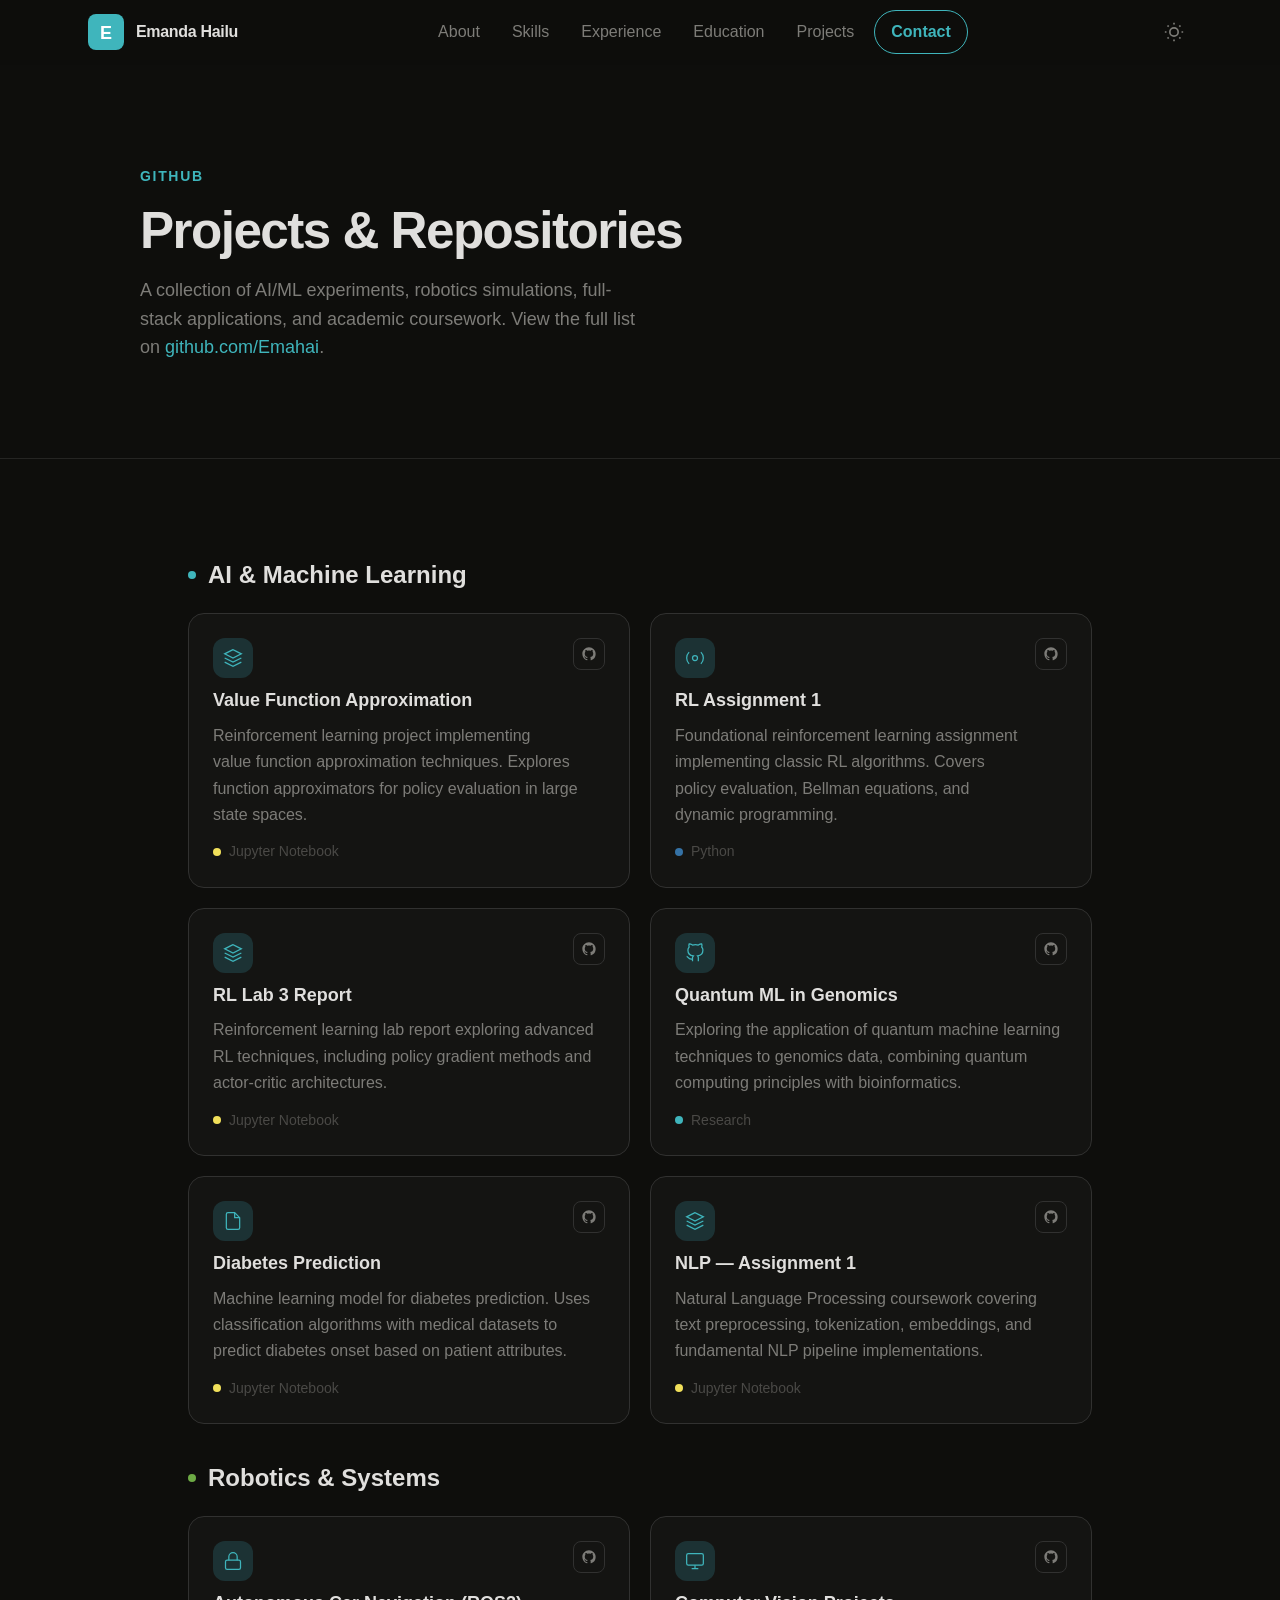
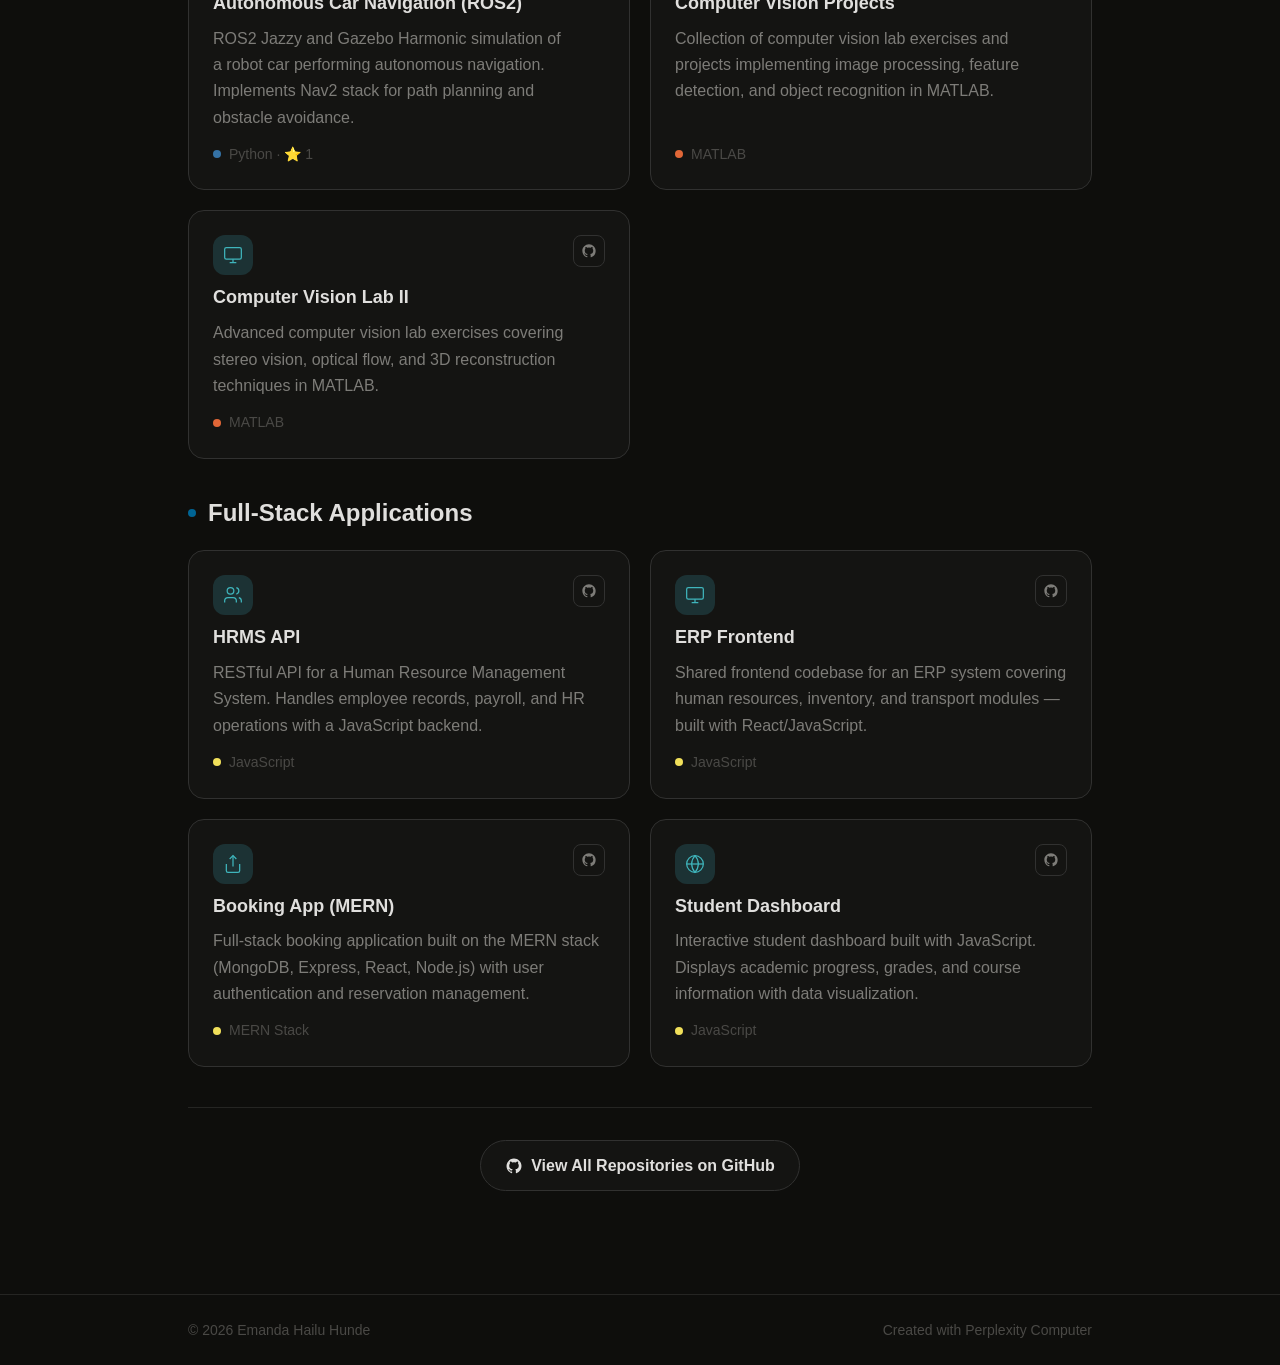
<file: projects.html>
<!DOCTYPE html>
<html lang="en" data-theme="dark">
<head>

<meta charset="UTF-8">
<meta name="viewport" content="width=device-width, initial-scale=1.0">
<meta name="description" content="GitHub projects by Emanda Hailu Hunde — AI/ML, robotics, full-stack, and research repositories.">
<meta property="og:title" content="Projects — Emanda Hailu Hunde">
<meta property="og:description" content="AI/ML, robotics, full-stack, and research projects on GitHub.">
<title>Projects — Emanda Hailu Hunde</title>

<link href="https://api.fontshare.com/v2/css?f[]=cabinet-grotesk@400,500,700,800&f[]=satoshi@300,400,500,700&display=swap" rel="stylesheet">
<link rel="stylesheet" href="style.css">
</head>
<body>

<!-- HEADER -->
<header class="header" id="header">
  <div class="header-inner">
    <a href="index.html" class="logo" aria-label="Emanda Hailu home">
      <svg width="36" height="36" viewBox="0 0 36 36" fill="none" aria-hidden="true" xmlns="http://www.w3.org/2000/svg">
        <rect width="36" height="36" rx="8" fill="var(--color-primary)"/>
        <text x="18" y="25" text-anchor="middle" font-family="'Cabinet Grotesk', sans-serif" font-size="18" font-weight="800" fill="white">E</text>
      </svg>
      <span class="logo-text">Emanda Hailu</span>
    </a>
    <nav class="nav" aria-label="Primary navigation">
      <a href="index.html#about" class="nav-link">About</a>
      <a href="index.html#skills" class="nav-link">Skills</a>
      <a href="index.html#experience" class="nav-link">Experience</a>
      <a href="index.html#education" class="nav-link">Education</a>
      <a href="projects.html" class="nav-link" aria-current="page">Projects</a>
      <a href="index.html#contact" class="nav-cta">Contact</a>
    </nav>
    <div class="header-actions">
      <button data-theme-toggle aria-label="Switch to light mode" class="theme-toggle">
        <svg width="20" height="20" viewBox="0 0 24 24" fill="none" stroke="currentColor" stroke-width="2"><path d="M21 12.79A9 9 0 1 1 11.21 3 7 7 0 0 0 21 12.79z"/></svg>
      </button>
      <button class="nav-hamburger" id="hamburger" aria-label="Open menu" aria-expanded="false">
        <svg width="24" height="24" viewBox="0 0 24 24" fill="none" stroke="currentColor" stroke-width="2">
          <line x1="3" y1="6" x2="21" y2="6"/><line x1="3" y1="12" x2="21" y2="12"/><line x1="3" y1="18" x2="21" y2="18"/>
        </svg>
      </button>
    </div>
  </div>
  <nav class="mobile-nav" id="mobile-nav" aria-label="Mobile navigation" hidden>
    <a href="index.html#about" class="mobile-nav-link">About</a>
    <a href="index.html#skills" class="mobile-nav-link">Skills</a>
    <a href="index.html#experience" class="mobile-nav-link">Experience</a>
    <a href="index.html#education" class="mobile-nav-link">Education</a>
    <a href="projects.html" class="mobile-nav-link">Projects</a>
    <a href="index.html#contact" class="mobile-nav-link">Contact</a>
  </nav>
</header>

<!-- PAGE HERO -->
<section class="page-hero">
  <div class="page-hero-inner">
    <span class="section-label">GitHub</span>
    <h1 class="section-heading" style="margin-bottom: var(--space-4);">Projects &amp; Repositories</h1>
    <p style="color: var(--color-text-muted); max-width: 52ch; font-size: var(--text-base);">A collection of AI/ML experiments, robotics simulations, full-stack applications, and academic coursework. View the full list on <a href="https://github.com/Emahai" target="_blank" rel="noopener noreferrer" style="color: var(--color-primary); text-decoration: underline; text-decoration-color: transparent; transition: text-decoration-color 0.2s;" onmouseover="this.style.textDecorationColor=''" onmouseout="this.style.textDecorationColor='transparent'">github.com/Emahai</a>.</p>
  </div>
</section>

<!-- PROJECTS -->
<section class="section">
  <div class="container">

    <!-- AI / ML -->
    <div style="margin-bottom: var(--space-10);">
      <h2 style="font-family: var(--font-display); font-size: var(--text-lg); font-weight: 700; color: var(--color-text); margin-bottom: var(--space-6); display: flex; align-items: center; gap: var(--space-3);">
        <span style="display: inline-block; width: 8px; height: 8px; border-radius: 50%; background: var(--color-primary);"></span>
        AI &amp; Machine Learning
      </h2>
      <div class="projects-grid">

        <div class="project-card fade-in">
          <div class="project-card-header">
            <div class="project-card-icon">
              <svg width="20" height="20" viewBox="0 0 24 24" fill="none" stroke="var(--color-primary)" stroke-width="1.5"><path d="M12 2L2 7l10 5 10-5-10-5z"/><path d="M2 17l10 5 10-5"/><path d="M2 12l10 5 10-5"/></svg>
            </div>
            <div class="project-card-links">
              <a href="https://github.com/Emahai/Value-Function-Approximation" target="_blank" rel="noopener noreferrer" class="project-card-link" aria-label="GitHub repo">
                <svg width="16" height="16" viewBox="0 0 24 24" fill="currentColor"><path d="M12 2C6.477 2 2 6.484 2 12.017c0 4.425 2.865 8.18 6.839 9.504.5.092.682-.217.682-.483 0-.237-.008-.868-.013-1.703-2.782.605-3.369-1.343-3.369-1.343-.454-1.158-1.11-1.466-1.11-1.466-.908-.62.069-.608.069-.608 1.003.07 1.531 1.032 1.531 1.032.892 1.53 2.341 1.088 2.91.832.092-.647.35-1.088.636-1.338-2.22-.253-4.555-1.113-4.555-4.951 0-1.093.39-1.988 1.029-2.688-.103-.253-.446-1.272.098-2.65 0 0 .84-.27 2.75 1.026A9.564 9.564 0 0 1 12 6.844a9.59 9.59 0 0 1 2.504.337c1.909-1.296 2.747-1.027 2.747-1.027.546 1.379.202 2.398.1 2.651.64.7 1.028 1.595 1.028 2.688 0 3.848-2.339 4.695-4.566 4.943.359.309.678.92.678 1.855 0 1.338-.012 2.419-.012 2.747 0 .268.18.58.688.482A10.02 10.02 0 0 0 22 12.017C22 6.484 17.522 2 12 2z"/></svg>
              </a>
            </div>
          </div>
          <h3>Value Function Approximation</h3>
          <p>Reinforcement learning project implementing value function approximation techniques. Explores function approximators for policy evaluation in large state spaces.</p>
          <div class="project-card-lang"><span class="lang-dot" style="background: #f1e05a;"></span> Jupyter Notebook</div>
        </div>

        <div class="project-card fade-in">
          <div class="project-card-header">
            <div class="project-card-icon">
              <svg width="20" height="20" viewBox="0 0 24 24" fill="none" stroke="var(--color-primary)" stroke-width="1.5"><circle cx="12" cy="12" r="3"/><path d="M19.07 4.93a10 10 0 0 1 0 14.14M4.93 4.93a10 10 0 0 0 0 14.14"/></svg>
            </div>
            <div class="project-card-links">
              <a href="https://github.com/Emahai/RL_assignment_1" target="_blank" rel="noopener noreferrer" class="project-card-link" aria-label="GitHub repo">
                <svg width="16" height="16" viewBox="0 0 24 24" fill="currentColor"><path d="M12 2C6.477 2 2 6.484 2 12.017c0 4.425 2.865 8.18 6.839 9.504.5.092.682-.217.682-.483 0-.237-.008-.868-.013-1.703-2.782.605-3.369-1.343-3.369-1.343-.454-1.158-1.11-1.466-1.11-1.466-.908-.62.069-.608.069-.608 1.003.07 1.531 1.032 1.531 1.032.892 1.53 2.341 1.088 2.91.832.092-.647.35-1.088.636-1.338-2.22-.253-4.555-1.113-4.555-4.951 0-1.093.39-1.988 1.029-2.688-.103-.253-.446-1.272.098-2.65 0 0 .84-.27 2.75 1.026A9.564 9.564 0 0 1 12 6.844a9.59 9.59 0 0 1 2.504.337c1.909-1.296 2.747-1.027 2.747-1.027.546 1.379.202 2.398.1 2.651.64.7 1.028 1.595 1.028 2.688 0 3.848-2.339 4.695-4.566 4.943.359.309.678.92.678 1.855 0 1.338-.012 2.419-.012 2.747 0 .268.18.58.688.482A10.02 10.02 0 0 0 22 12.017C22 6.484 17.522 2 12 2z"/></svg>
              </a>
            </div>
          </div>
          <h3>RL Assignment 1</h3>
          <p>Foundational reinforcement learning assignment implementing classic RL algorithms. Covers policy evaluation, Bellman equations, and dynamic programming.</p>
          <div class="project-card-lang"><span class="lang-dot" style="background: #3572A5;"></span> Python</div>
        </div>

        <div class="project-card fade-in">
          <div class="project-card-header">
            <div class="project-card-icon">
              <svg width="20" height="20" viewBox="0 0 24 24" fill="none" stroke="var(--color-primary)" stroke-width="1.5"><path d="M12 2L2 7l10 5 10-5-10-5z"/><path d="M2 17l10 5 10-5"/><path d="M2 12l10 5 10-5"/></svg>
            </div>
            <div class="project-card-links">
              <a href="https://github.com/Emahai/RL-lab-3-" target="_blank" rel="noopener noreferrer" class="project-card-link" aria-label="GitHub repo">
                <svg width="16" height="16" viewBox="0 0 24 24" fill="currentColor"><path d="M12 2C6.477 2 2 6.484 2 12.017c0 4.425 2.865 8.18 6.839 9.504.5.092.682-.217.682-.483 0-.237-.008-.868-.013-1.703-2.782.605-3.369-1.343-3.369-1.343-.454-1.158-1.11-1.466-1.11-1.466-.908-.62.069-.608.069-.608 1.003.07 1.531 1.032 1.531 1.032.892 1.53 2.341 1.088 2.91.832.092-.647.35-1.088.636-1.338-2.22-.253-4.555-1.113-4.555-4.951 0-1.093.39-1.988 1.029-2.688-.103-.253-.446-1.272.098-2.65 0 0 .84-.27 2.75 1.026A9.564 9.564 0 0 1 12 6.844a9.59 9.59 0 0 1 2.504.337c1.909-1.296 2.747-1.027 2.747-1.027.546 1.379.202 2.398.1 2.651.64.7 1.028 1.595 1.028 2.688 0 3.848-2.339 4.695-4.566 4.943.359.309.678.92.678 1.855 0 1.338-.012 2.419-.012 2.747 0 .268.18.58.688.482A10.02 10.02 0 0 0 22 12.017C22 6.484 17.522 2 12 2z"/></svg>
              </a>
            </div>
          </div>
          <h3>RL Lab 3 Report</h3>
          <p>Reinforcement learning lab report exploring advanced RL techniques, including policy gradient methods and actor-critic architectures.</p>
          <div class="project-card-lang"><span class="lang-dot" style="background: #f1e05a;"></span> Jupyter Notebook</div>
        </div>

        <div class="project-card fade-in">
          <div class="project-card-header">
            <div class="project-card-icon">
              <svg width="20" height="20" viewBox="0 0 24 24" fill="none" stroke="var(--color-primary)" stroke-width="1.5"><path d="M9 19c-5 1.5-5-2.5-7-3m14 6v-3.87a3.37 3.37 0 0 0-.94-2.61c3.14-.35 6.44-1.54 6.44-7A5.44 5.44 0 0 0 20 4.77 5.07 5.07 0 0 0 19.91 1S18.73.65 16 2.48a13.38 13.38 0 0 0-7 0C6.27.65 5.09 1 5.09 1A5.07 5.07 0 0 0 5 4.77a5.44 5.44 0 0 0-1.5 3.78c0 5.42 3.3 6.61 6.44 7A3.37 3.37 0 0 0 9 18.13V22"/></svg>
            </div>
            <div class="project-card-links">
              <a href="https://github.com/Emahai/Quantum-Machine-Learning-in-Genomics" target="_blank" rel="noopener noreferrer" class="project-card-link" aria-label="GitHub repo">
                <svg width="16" height="16" viewBox="0 0 24 24" fill="currentColor"><path d="M12 2C6.477 2 2 6.484 2 12.017c0 4.425 2.865 8.18 6.839 9.504.5.092.682-.217.682-.483 0-.237-.008-.868-.013-1.703-2.782.605-3.369-1.343-3.369-1.343-.454-1.158-1.11-1.466-1.11-1.466-.908-.62.069-.608.069-.608 1.003.07 1.531 1.032 1.531 1.032.892 1.53 2.341 1.088 2.91.832.092-.647.35-1.088.636-1.338-2.22-.253-4.555-1.113-4.555-4.951 0-1.093.39-1.988 1.029-2.688-.103-.253-.446-1.272.098-2.65 0 0 .84-.27 2.75 1.026A9.564 9.564 0 0 1 12 6.844a9.59 9.59 0 0 1 2.504.337c1.909-1.296 2.747-1.027 2.747-1.027.546 1.379.202 2.398.1 2.651.64.7 1.028 1.595 1.028 2.688 0 3.848-2.339 4.695-4.566 4.943.359.309.678.92.678 1.855 0 1.338-.012 2.419-.012 2.747 0 .268.18.58.688.482A10.02 10.02 0 0 0 22 12.017C22 6.484 17.522 2 12 2z"/></svg>
              </a>
            </div>
          </div>
          <h3>Quantum ML in Genomics</h3>
          <p>Exploring the application of quantum machine learning techniques to genomics data, combining quantum computing principles with bioinformatics.</p>
          <div class="project-card-lang"><span class="lang-dot"></span> Research</div>
        </div>

        <div class="project-card fade-in">
          <div class="project-card-header">
            <div class="project-card-icon">
              <svg width="20" height="20" viewBox="0 0 24 24" fill="none" stroke="var(--color-primary)" stroke-width="1.5"><path d="M14 2H6a2 2 0 0 0-2 2v16a2 2 0 0 0 2 2h12a2 2 0 0 0 2-2V8z"/><polyline points="14 2 14 8 20 8"/></svg>
            </div>
            <div class="project-card-links">
              <a href="https://github.com/Emahai/Diabetes-Prediction" target="_blank" rel="noopener noreferrer" class="project-card-link" aria-label="GitHub repo">
                <svg width="16" height="16" viewBox="0 0 24 24" fill="currentColor"><path d="M12 2C6.477 2 2 6.484 2 12.017c0 4.425 2.865 8.18 6.839 9.504.5.092.682-.217.682-.483 0-.237-.008-.868-.013-1.703-2.782.605-3.369-1.343-3.369-1.343-.454-1.158-1.11-1.466-1.11-1.466-.908-.62.069-.608.069-.608 1.003.07 1.531 1.032 1.531 1.032.892 1.53 2.341 1.088 2.91.832.092-.647.35-1.088.636-1.338-2.22-.253-4.555-1.113-4.555-4.951 0-1.093.39-1.988 1.029-2.688-.103-.253-.446-1.272.098-2.65 0 0 .84-.27 2.75 1.026A9.564 9.564 0 0 1 12 6.844a9.59 9.59 0 0 1 2.504.337c1.909-1.296 2.747-1.027 2.747-1.027.546 1.379.202 2.398.1 2.651.64.7 1.028 1.595 1.028 2.688 0 3.848-2.339 4.695-4.566 4.943.359.309.678.92.678 1.855 0 1.338-.012 2.419-.012 2.747 0 .268.18.58.688.482A10.02 10.02 0 0 0 22 12.017C22 6.484 17.522 2 12 2z"/></svg>
              </a>
            </div>
          </div>
          <h3>Diabetes Prediction</h3>
          <p>Machine learning model for diabetes prediction. Uses classification algorithms with medical datasets to predict diabetes onset based on patient attributes.</p>
          <div class="project-card-lang"><span class="lang-dot" style="background: #f1e05a;"></span> Jupyter Notebook</div>
        </div>

        <div class="project-card fade-in">
          <div class="project-card-header">
            <div class="project-card-icon">
              <svg width="20" height="20" viewBox="0 0 24 24" fill="none" stroke="var(--color-primary)" stroke-width="1.5"><path d="M12 2L2 7l10 5 10-5-10-5z"/><path d="M2 17l10 5 10-5"/><path d="M2 12l10 5 10-5"/></svg>
            </div>
            <div class="project-card-links">
              <a href="https://github.com/Emahai/NLP" target="_blank" rel="noopener noreferrer" class="project-card-link" aria-label="GitHub repo">
                <svg width="16" height="16" viewBox="0 0 24 24" fill="currentColor"><path d="M12 2C6.477 2 2 6.484 2 12.017c0 4.425 2.865 8.18 6.839 9.504.5.092.682-.217.682-.483 0-.237-.008-.868-.013-1.703-2.782.605-3.369-1.343-3.369-1.343-.454-1.158-1.11-1.466-1.11-1.466-.908-.62.069-.608.069-.608 1.003.07 1.531 1.032 1.531 1.032.892 1.53 2.341 1.088 2.91.832.092-.647.35-1.088.636-1.338-2.22-.253-4.555-1.113-4.555-4.951 0-1.093.39-1.988 1.029-2.688-.103-.253-.446-1.272.098-2.65 0 0 .84-.27 2.75 1.026A9.564 9.564 0 0 1 12 6.844a9.59 9.59 0 0 1 2.504.337c1.909-1.296 2.747-1.027 2.747-1.027.546 1.379.202 2.398.1 2.651.64.7 1.028 1.595 1.028 2.688 0 3.848-2.339 4.695-4.566 4.943.359.309.678.92.678 1.855 0 1.338-.012 2.419-.012 2.747 0 .268.18.58.688.482A10.02 10.02 0 0 0 22 12.017C22 6.484 17.522 2 12 2z"/></svg>
              </a>
            </div>
          </div>
          <h3>NLP — Assignment 1</h3>
          <p>Natural Language Processing coursework covering text preprocessing, tokenization, embeddings, and fundamental NLP pipeline implementations.</p>
          <div class="project-card-lang"><span class="lang-dot" style="background: #f1e05a;"></span> Jupyter Notebook</div>
        </div>

      </div>
    </div>

    <!-- Robotics -->
    <div style="margin-bottom: var(--space-10);">
      <h2 style="font-family: var(--font-display); font-size: var(--text-lg); font-weight: 700; color: var(--color-text); margin-bottom: var(--space-6); display: flex; align-items: center; gap: var(--space-3);">
        <span style="display: inline-block; width: 8px; height: 8px; border-radius: 50%; background: #6daa45;"></span>
        Robotics &amp; Systems
      </h2>
      <div class="projects-grid">

        <div class="project-card fade-in">
          <div class="project-card-header">
            <div class="project-card-icon">
              <svg width="20" height="20" viewBox="0 0 24 24" fill="none" stroke="var(--color-primary)" stroke-width="1.5"><rect x="3" y="11" width="18" height="11" rx="2"/><path d="M7 11V7a5 5 0 0 1 10 0v4"/></svg>
            </div>
            <div class="project-card-links">
              <a href="https://github.com/Emahai/car_nav2" target="_blank" rel="noopener noreferrer" class="project-card-link" aria-label="GitHub repo">
                <svg width="16" height="16" viewBox="0 0 24 24" fill="currentColor"><path d="M12 2C6.477 2 2 6.484 2 12.017c0 4.425 2.865 8.18 6.839 9.504.5.092.682-.217.682-.483 0-.237-.008-.868-.013-1.703-2.782.605-3.369-1.343-3.369-1.343-.454-1.158-1.11-1.466-1.11-1.466-.908-.62.069-.608.069-.608 1.003.07 1.531 1.032 1.531 1.032.892 1.53 2.341 1.088 2.91.832.092-.647.35-1.088.636-1.338-2.22-.253-4.555-1.113-4.555-4.951 0-1.093.39-1.988 1.029-2.688-.103-.253-.446-1.272.098-2.65 0 0 .84-.27 2.75 1.026A9.564 9.564 0 0 1 12 6.844a9.59 9.59 0 0 1 2.504.337c1.909-1.296 2.747-1.027 2.747-1.027.546 1.379.202 2.398.1 2.651.64.7 1.028 1.595 1.028 2.688 0 3.848-2.339 4.695-4.566 4.943.359.309.678.92.678 1.855 0 1.338-.012 2.419-.012 2.747 0 .268.18.58.688.482A10.02 10.02 0 0 0 22 12.017C22 6.484 17.522 2 12 2z"/></svg>
              </a>
            </div>
          </div>
          <h3>Autonomous Car Navigation (ROS2)</h3>
          <p>ROS2 Jazzy and Gazebo Harmonic simulation of a robot car performing autonomous navigation. Implements Nav2 stack for path planning and obstacle avoidance.</p>
          <div class="project-card-lang"><span class="lang-dot" style="background: #3572A5;"></span> Python · ⭐ 1</div>
        </div>

        <div class="project-card fade-in">
          <div class="project-card-header">
            <div class="project-card-icon">
              <svg width="20" height="20" viewBox="0 0 24 24" fill="none" stroke="var(--color-primary)" stroke-width="1.5"><rect x="2" y="3" width="20" height="14" rx="2"/><path d="M8 21h8m-4-4v4"/></svg>
            </div>
            <div class="project-card-links">
              <a href="https://github.com/Emahai/CV" target="_blank" rel="noopener noreferrer" class="project-card-link" aria-label="GitHub repo">
                <svg width="16" height="16" viewBox="0 0 24 24" fill="currentColor"><path d="M12 2C6.477 2 2 6.484 2 12.017c0 4.425 2.865 8.18 6.839 9.504.5.092.682-.217.682-.483 0-.237-.008-.868-.013-1.703-2.782.605-3.369-1.343-3.369-1.343-.454-1.158-1.11-1.466-1.11-1.466-.908-.62.069-.608.069-.608 1.003.07 1.531 1.032 1.531 1.032.892 1.53 2.341 1.088 2.91.832.092-.647.35-1.088.636-1.338-2.22-.253-4.555-1.113-4.555-4.951 0-1.093.39-1.988 1.029-2.688-.103-.253-.446-1.272.098-2.65 0 0 .84-.27 2.75 1.026A9.564 9.564 0 0 1 12 6.844a9.59 9.59 0 0 1 2.504.337c1.909-1.296 2.747-1.027 2.747-1.027.546 1.379.202 2.398.1 2.651.64.7 1.028 1.595 1.028 2.688 0 3.848-2.339 4.695-4.566 4.943.359.309.678.92.678 1.855 0 1.338-.012 2.419-.012 2.747 0 .268.18.58.688.482A10.02 10.02 0 0 0 22 12.017C22 6.484 17.522 2 12 2z"/></svg>
              </a>
            </div>
          </div>
          <h3>Computer Vision Projects</h3>
          <p>Collection of computer vision lab exercises and projects implementing image processing, feature detection, and object recognition in MATLAB.</p>
          <div class="project-card-lang"><span class="lang-dot" style="background: #e16737;"></span> MATLAB</div>
        </div>

        <div class="project-card fade-in">
          <div class="project-card-header">
            <div class="project-card-icon">
              <svg width="20" height="20" viewBox="0 0 24 24" fill="none" stroke="var(--color-primary)" stroke-width="1.5"><rect x="2" y="3" width="20" height="14" rx="2"/><path d="M8 21h8m-4-4v4"/></svg>
            </div>
            <div class="project-card-links">
              <a href="https://github.com/Emahai/CV2" target="_blank" rel="noopener noreferrer" class="project-card-link" aria-label="GitHub repo">
                <svg width="16" height="16" viewBox="0 0 24 24" fill="currentColor"><path d="M12 2C6.477 2 2 6.484 2 12.017c0 4.425 2.865 8.18 6.839 9.504.5.092.682-.217.682-.483 0-.237-.008-.868-.013-1.703-2.782.605-3.369-1.343-3.369-1.343-.454-1.158-1.11-1.466-1.11-1.466-.908-.62.069-.608.069-.608 1.003.07 1.531 1.032 1.531 1.032.892 1.53 2.341 1.088 2.91.832.092-.647.35-1.088.636-1.338-2.22-.253-4.555-1.113-4.555-4.951 0-1.093.39-1.988 1.029-2.688-.103-.253-.446-1.272.098-2.65 0 0 .84-.27 2.75 1.026A9.564 9.564 0 0 1 12 6.844a9.59 9.59 0 0 1 2.504.337c1.909-1.296 2.747-1.027 2.747-1.027.546 1.379.202 2.398.1 2.651.64.7 1.028 1.595 1.028 2.688 0 3.848-2.339 4.695-4.566 4.943.359.309.678.92.678 1.855 0 1.338-.012 2.419-.012 2.747 0 .268.18.58.688.482A10.02 10.02 0 0 0 22 12.017C22 6.484 17.522 2 12 2z"/></svg>
              </a>
            </div>
          </div>
          <h3>Computer Vision Lab II</h3>
          <p>Advanced computer vision lab exercises covering stereo vision, optical flow, and 3D reconstruction techniques in MATLAB.</p>
          <div class="project-card-lang"><span class="lang-dot" style="background: #e16737;"></span> MATLAB</div>
        </div>
      </div>
    </div>

    <!-- Full Stack -->
    <div style="margin-bottom: var(--space-10);">
      <h2 style="font-family: var(--font-display); font-size: var(--text-lg); font-weight: 700; color: var(--color-text); margin-bottom: var(--space-6); display: flex; align-items: center; gap: var(--space-3);">
        <span style="display: inline-block; width: 8px; height: 8px; border-radius: 50%; background: #006494;"></span>
        Full-Stack Applications
      </h2>
      <div class="projects-grid">

        <div class="project-card fade-in">
          <div class="project-card-header">
            <div class="project-card-icon">
              <svg width="20" height="20" viewBox="0 0 24 24" fill="none" stroke="var(--color-primary)" stroke-width="1.5"><path d="M16 21v-2a4 4 0 0 0-4-4H6a4 4 0 0 0-4 4v2"/><circle cx="9" cy="7" r="4"/><path d="M22 21v-2a4 4 0 0 0-3-3.87"/><path d="M16 3.13a4 4 0 0 1 0 7.75"/></svg>
            </div>
            <div class="project-card-links">
              <a href="https://github.com/Emahai/HRMS-API" target="_blank" rel="noopener noreferrer" class="project-card-link" aria-label="GitHub repo">
                <svg width="16" height="16" viewBox="0 0 24 24" fill="currentColor"><path d="M12 2C6.477 2 2 6.484 2 12.017c0 4.425 2.865 8.18 6.839 9.504.5.092.682-.217.682-.483 0-.237-.008-.868-.013-1.703-2.782.605-3.369-1.343-3.369-1.343-.454-1.158-1.11-1.466-1.11-1.466-.908-.62.069-.608.069-.608 1.003.07 1.531 1.032 1.531 1.032.892 1.53 2.341 1.088 2.91.832.092-.647.35-1.088.636-1.338-2.22-.253-4.555-1.113-4.555-4.951 0-1.093.39-1.988 1.029-2.688-.103-.253-.446-1.272.098-2.65 0 0 .84-.27 2.75 1.026A9.564 9.564 0 0 1 12 6.844a9.59 9.59 0 0 1 2.504.337c1.909-1.296 2.747-1.027 2.747-1.027.546 1.379.202 2.398.1 2.651.64.7 1.028 1.595 1.028 2.688 0 3.848-2.339 4.695-4.566 4.943.359.309.678.92.678 1.855 0 1.338-.012 2.419-.012 2.747 0 .268.18.58.688.482A10.02 10.02 0 0 0 22 12.017C22 6.484 17.522 2 12 2z"/></svg>
              </a>
            </div>
          </div>
          <h3>HRMS API</h3>
          <p>RESTful API for a Human Resource Management System. Handles employee records, payroll, and HR operations with a JavaScript backend.</p>
          <div class="project-card-lang"><span class="lang-dot" style="background: #f1e05a;"></span> JavaScript</div>
        </div>

        <div class="project-card fade-in">
          <div class="project-card-header">
            <div class="project-card-icon">
              <svg width="20" height="20" viewBox="0 0 24 24" fill="none" stroke="var(--color-primary)" stroke-width="1.5"><rect x="2" y="3" width="20" height="14" rx="2"/><path d="M8 21h8m-4-4v4"/></svg>
            </div>
            <div class="project-card-links">
              <a href="https://github.com/Emahai/ERP-frontend" target="_blank" rel="noopener noreferrer" class="project-card-link" aria-label="GitHub repo">
                <svg width="16" height="16" viewBox="0 0 24 24" fill="currentColor"><path d="M12 2C6.477 2 2 6.484 2 12.017c0 4.425 2.865 8.18 6.839 9.504.5.092.682-.217.682-.483 0-.237-.008-.868-.013-1.703-2.782.605-3.369-1.343-3.369-1.343-.454-1.158-1.11-1.466-1.11-1.466-.908-.62.069-.608.069-.608 1.003.07 1.531 1.032 1.531 1.032.892 1.53 2.341 1.088 2.91.832.092-.647.35-1.088.636-1.338-2.22-.253-4.555-1.113-4.555-4.951 0-1.093.39-1.988 1.029-2.688-.103-.253-.446-1.272.098-2.65 0 0 .84-.27 2.75 1.026A9.564 9.564 0 0 1 12 6.844a9.59 9.59 0 0 1 2.504.337c1.909-1.296 2.747-1.027 2.747-1.027.546 1.379.202 2.398.1 2.651.64.7 1.028 1.595 1.028 2.688 0 3.848-2.339 4.695-4.566 4.943.359.309.678.92.678 1.855 0 1.338-.012 2.419-.012 2.747 0 .268.18.58.688.482A10.02 10.02 0 0 0 22 12.017C22 6.484 17.522 2 12 2z"/></svg>
              </a>
            </div>
          </div>
          <h3>ERP Frontend</h3>
          <p>Shared frontend codebase for an ERP system covering human resources, inventory, and transport modules — built with React/JavaScript.</p>
          <div class="project-card-lang"><span class="lang-dot" style="background: #f1e05a;"></span> JavaScript</div>
        </div>

        <div class="project-card fade-in">
          <div class="project-card-header">
            <div class="project-card-icon">
              <svg width="20" height="20" viewBox="0 0 24 24" fill="none" stroke="var(--color-primary)" stroke-width="1.5"><path d="M4 12v8a2 2 0 0 0 2 2h12a2 2 0 0 0 2-2v-8"/><polyline points="16 6 12 2 8 6"/><line x1="12" y1="2" x2="12" y2="15"/></svg>
            </div>
            <div class="project-card-links">
              <a href="https://github.com/Emahai/BookingApp" target="_blank" rel="noopener noreferrer" class="project-card-link" aria-label="GitHub repo">
                <svg width="16" height="16" viewBox="0 0 24 24" fill="currentColor"><path d="M12 2C6.477 2 2 6.484 2 12.017c0 4.425 2.865 8.18 6.839 9.504.5.092.682-.217.682-.483 0-.237-.008-.868-.013-1.703-2.782.605-3.369-1.343-3.369-1.343-.454-1.158-1.11-1.466-1.11-1.466-.908-.62.069-.608.069-.608 1.003.07 1.531 1.032 1.531 1.032.892 1.53 2.341 1.088 2.91.832.092-.647.35-1.088.636-1.338-2.22-.253-4.555-1.113-4.555-4.951 0-1.093.39-1.988 1.029-2.688-.103-.253-.446-1.272.098-2.65 0 0 .84-.27 2.75 1.026A9.564 9.564 0 0 1 12 6.844a9.59 9.59 0 0 1 2.504.337c1.909-1.296 2.747-1.027 2.747-1.027.546 1.379.202 2.398.1 2.651.64.7 1.028 1.595 1.028 2.688 0 3.848-2.339 4.695-4.566 4.943.359.309.678.92.678 1.855 0 1.338-.012 2.419-.012 2.747 0 .268.18.58.688.482A10.02 10.02 0 0 0 22 12.017C22 6.484 17.522 2 12 2z"/></svg>
              </a>
            </div>
          </div>
          <h3>Booking App (MERN)</h3>
          <p>Full-stack booking application built on the MERN stack (MongoDB, Express, React, Node.js) with user authentication and reservation management.</p>
          <div class="project-card-lang"><span class="lang-dot" style="background: #f1e05a;"></span> MERN Stack</div>
        </div>

        <div class="project-card fade-in">
          <div class="project-card-header">
            <div class="project-card-icon">
              <svg width="20" height="20" viewBox="0 0 24 24" fill="none" stroke="var(--color-primary)" stroke-width="1.5"><circle cx="12" cy="12" r="10"/><line x1="2" y1="12" x2="22" y2="12"/><path d="M12 2a15.3 15.3 0 0 1 4 10 15.3 15.3 0 0 1-4 10 15.3 15.3 0 0 1-4-10 15.3 15.3 0 0 1 4-10z"/></svg>
            </div>
            <div class="project-card-links">
              <a href="https://github.com/Emahai/student_dashboard" target="_blank" rel="noopener noreferrer" class="project-card-link" aria-label="GitHub repo">
                <svg width="16" height="16" viewBox="0 0 24 24" fill="currentColor"><path d="M12 2C6.477 2 2 6.484 2 12.017c0 4.425 2.865 8.18 6.839 9.504.5.092.682-.217.682-.483 0-.237-.008-.868-.013-1.703-2.782.605-3.369-1.343-3.369-1.343-.454-1.158-1.11-1.466-1.11-1.466-.908-.62.069-.608.069-.608 1.003.07 1.531 1.032 1.531 1.032.892 1.53 2.341 1.088 2.91.832.092-.647.35-1.088.636-1.338-2.22-.253-4.555-1.113-4.555-4.951 0-1.093.39-1.988 1.029-2.688-.103-.253-.446-1.272.098-2.65 0 0 .84-.27 2.75 1.026A9.564 9.564 0 0 1 12 6.844a9.59 9.59 0 0 1 2.504.337c1.909-1.296 2.747-1.027 2.747-1.027.546 1.379.202 2.398.1 2.651.64.7 1.028 1.595 1.028 2.688 0 3.848-2.339 4.695-4.566 4.943.359.309.678.92.678 1.855 0 1.338-.012 2.419-.012 2.747 0 .268.18.58.688.482A10.02 10.02 0 0 0 22 12.017C22 6.484 17.522 2 12 2z"/></svg>
              </a>
            </div>
          </div>
          <h3>Student Dashboard</h3>
          <p>Interactive student dashboard built with JavaScript. Displays academic progress, grades, and course information with data visualization.</p>
          <div class="project-card-lang"><span class="lang-dot" style="background: #f1e05a;"></span> JavaScript</div>
        </div>

      </div>
    </div>

    <!-- View all on GitHub -->
    <div style="text-align: center; padding-top: var(--space-8); border-top: 1px solid var(--color-divider);">
      <a href="https://github.com/Emahai?tab=repositories" target="_blank" rel="noopener noreferrer" class="btn btn-ghost" style="display: inline-flex;">
        <svg width="18" height="18" viewBox="0 0 24 24" fill="currentColor"><path d="M12 2C6.477 2 2 6.484 2 12.017c0 4.425 2.865 8.18 6.839 9.504.5.092.682-.217.682-.483 0-.237-.008-.868-.013-1.703-2.782.605-3.369-1.343-3.369-1.343-.454-1.158-1.11-1.466-1.11-1.466-.908-.62.069-.608.069-.608 1.003.07 1.531 1.032 1.531 1.032.892 1.53 2.341 1.088 2.91.832.092-.647.35-1.088.636-1.338-2.22-.253-4.555-1.113-4.555-4.951 0-1.093.39-1.988 1.029-2.688-.103-.253-.446-1.272.098-2.65 0 0 .84-.27 2.75 1.026A9.564 9.564 0 0 1 12 6.844a9.59 9.59 0 0 1 2.504.337c1.909-1.296 2.747-1.027 2.747-1.027.546 1.379.202 2.398.1 2.651.64.7 1.028 1.595 1.028 2.688 0 3.848-2.339 4.695-4.566 4.943.359.309.678.92.678 1.855 0 1.338-.012 2.419-.012 2.747 0 .268.18.58.688.482A10.02 10.02 0 0 0 22 12.017C22 6.484 17.522 2 12 2z"/></svg>
        View All Repositories on GitHub
      </a>
    </div>
  </div>
</section>

<!-- FOOTER -->
<footer class="footer">
  <div class="container footer-inner">
    <p class="footer-copy">© 2026 Emanda Hailu Hunde</p>
    <a href="https://www.perplexity.ai/computer" target="_blank" rel="noopener noreferrer" class="footer-attr">
      Created with Perplexity Computer
    </a>
  </div>
</footer>

<script>
(function(){
  const t = document.querySelector('[data-theme-toggle]');
  const r = document.documentElement;
  let d = r.getAttribute('data-theme') || (matchMedia('(prefers-color-scheme: dark)').matches ? 'dark' : 'light');
  r.setAttribute('data-theme', d);
  function updateIcon() {
    if (!t) return;
    t.setAttribute('aria-label', 'Switch to ' + (d === 'dark' ? 'light' : 'dark') + ' mode');
    t.innerHTML = d === 'dark'
      ? '<svg width="20" height="20" viewBox="0 0 24 24" fill="none" stroke="currentColor" stroke-width="2"><circle cx="12" cy="12" r="5"/><path d="M12 1v2M12 21v2M4.22 4.22l1.42 1.42M18.36 18.36l1.42 1.42M1 12h2M21 12h2M4.22 19.78l1.42-1.42M18.36 5.64l1.42-1.42"/></svg>'
      : '<svg width="20" height="20" viewBox="0 0 24 24" fill="none" stroke="currentColor" stroke-width="2"><path d="M21 12.79A9 9 0 1 1 11.21 3 7 7 0 0 0 21 12.79z"/></svg>';
  }
  updateIcon();
  if (t) t.addEventListener('click', () => { d = d === 'dark' ? 'light' : 'dark'; r.setAttribute('data-theme', d); updateIcon(); });
})();
(function(){
  const header = document.getElementById('header');
  window.addEventListener('scroll', () => { header.classList.toggle('header--scrolled', window.scrollY > 10); }, { passive: true });
})();
(function(){
  const btn = document.getElementById('hamburger');
  const nav = document.getElementById('mobile-nav');
  if (!btn || !nav) return;
  btn.addEventListener('click', () => { const open = !nav.hidden; nav.hidden = open; btn.setAttribute('aria-expanded', String(!open)); });
  nav.querySelectorAll('a').forEach(a => a.addEventListener('click', () => { nav.hidden = true; btn.setAttribute('aria-expanded', 'false'); }));
})();
(function(){
  const items = document.querySelectorAll('.fade-in');
  const obs = new IntersectionObserver((entries) => {
    entries.forEach(e => { if (e.isIntersecting) { e.target.classList.add('visible'); obs.unobserve(e.target); } });
  }, { threshold: 0.1 });
  items.forEach(el => obs.observe(el));
})();
</script>
</body>
</html>
</file>
<file: style.css>
/* ============================================
   EMANDA HAILU PORTFOLIO — style.css
   Design: Technical/developer → dark-first,
   Cabinet Grotesk (display) + Satoshi (body)
   Accent: Teal (AI/tech feel)
   ============================================ */

/* ---- DESIGN TOKENS ---- */
:root {
  /* Type scale */
  --text-xs:   clamp(0.75rem,  0.7rem  + 0.25vw, 0.875rem);
  --text-sm:   clamp(0.875rem, 0.8rem  + 0.35vw, 1rem);
  --text-base: clamp(1rem,     0.95rem + 0.25vw, 1.125rem);
  --text-lg:   clamp(1.125rem, 1rem    + 0.75vw, 1.5rem);
  --text-xl:   clamp(1.5rem,   1.2rem  + 1.25vw, 2.25rem);
  --text-2xl:  clamp(2rem,     1.2rem  + 2.5vw,  3.5rem);
  --text-hero: clamp(3rem,     0.5rem  + 7vw,    7rem);

  /* Spacing */
  --space-1:  0.25rem;
  --space-2:  0.5rem;
  --space-3:  0.75rem;
  --space-4:  1rem;
  --space-5:  1.25rem;
  --space-6:  1.5rem;
  --space-8:  2rem;
  --space-10: 2.5rem;
  --space-12: 3rem;
  --space-16: 4rem;
  --space-20: 5rem;
  --space-24: 6rem;
  --space-32: 8rem;

  /* Radius */
  --radius-sm: 0.375rem;
  --radius-md: 0.5rem;
  --radius-lg: 0.75rem;
  --radius-xl: 1rem;
  --radius-full: 9999px;

  /* Transitions */
  --transition-interactive: 180ms cubic-bezier(0.16, 1, 0.3, 1);

  /* Content widths */
  --content-narrow: 640px;
  --content-default: 1000px;
  --content-wide: 1200px;

  /* Fonts */
  --font-display: 'Cabinet Grotesk', 'Helvetica Neue', sans-serif;
  --font-body: 'Satoshi', 'Inter', sans-serif;
}

/* ---- LIGHT MODE ---- */
:root, [data-theme="light"] {
  --color-bg:               #f5f5f3;
  --color-surface:          #ffffff;
  --color-surface-2:        #f9f9f7;
  --color-surface-offset:   #ededea;
  --color-divider:          #dcdbd7;
  --color-border:           #d0cfca;
  --color-text:             #1a1a18;
  --color-text-muted:       #6b6a66;
  --color-text-faint:       #b0afab;
  --color-text-inverse:     #f9f9f7;
  --color-primary:          #00848b;
  --color-primary-hover:    #00656b;
  --color-primary-active:   #004d52;
  --color-primary-highlight: #d0eaec;
  --shadow-sm: 0 1px 3px rgba(0,0,0,0.07);
  --shadow-md: 0 4px 16px rgba(0,0,0,0.09);
  --shadow-lg: 0 12px 40px rgba(0,0,0,0.13);
}

/* ---- DARK MODE ---- */
[data-theme="dark"] {
  --color-bg:               #0e0e0c;
  --color-surface:          #141412;
  --color-surface-2:        #1a1a18;
  --color-surface-offset:   #1e1e1c;
  --color-divider:          #252523;
  --color-border:           #313130;
  --color-text:             #e0dfdd;
  --color-text-muted:       #7d7c78;
  --color-text-faint:       #4a4946;
  --color-text-inverse:     #1a1a18;
  --color-primary:          #3fb5bc;
  --color-primary-hover:    #5ecdd4;
  --color-primary-active:   #7edde3;
  --color-primary-highlight: #1c3234;
  --shadow-sm: 0 1px 3px rgba(0,0,0,0.35);
  --shadow-md: 0 4px 16px rgba(0,0,0,0.45);
  --shadow-lg: 0 12px 40px rgba(0,0,0,0.6);
}

@media (prefers-color-scheme: dark) {
  :root:not([data-theme]) {
    --color-bg:               #0e0e0c;
    --color-surface:          #141412;
    --color-surface-2:        #1a1a18;
    --color-surface-offset:   #1e1e1c;
    --color-divider:          #252523;
    --color-border:           #313130;
    --color-text:             #e0dfdd;
    --color-text-muted:       #7d7c78;
    --color-text-faint:       #4a4946;
    --color-text-inverse:     #1a1a18;
    --color-primary:          #3fb5bc;
    --color-primary-hover:    #5ecdd4;
    --color-primary-active:   #7edde3;
    --color-primary-highlight: #1c3234;
    --shadow-sm: 0 1px 3px rgba(0,0,0,0.35);
    --shadow-md: 0 4px 16px rgba(0,0,0,0.45);
    --shadow-lg: 0 12px 40px rgba(0,0,0,0.6);
  }
}

/* ---- BASE RESET ---- */
*, *::before, *::after { box-sizing: border-box; margin: 0; padding: 0; }
html {
  -webkit-font-smoothing: antialiased;
  -moz-osx-font-smoothing: grayscale;
  text-rendering: optimizeLegibility;
  scroll-behavior: smooth;
  scroll-padding-top: var(--space-20);
}
body {
  min-height: 100dvh;
  line-height: 1.6;
  font-family: var(--font-body);
  font-size: var(--text-base);
  color: var(--color-text);
  background-color: var(--color-bg);
  transition: background-color 0.3s ease, color 0.3s ease;
}
img, video, canvas, svg { display: block; max-width: 100%; height: auto; }
ul, ol { list-style: none; padding: 0; margin: 0; }
input, button, textarea, select { font: inherit; color: inherit; }
h1, h2, h3, h4 { text-wrap: balance; line-height: 1.15; font-family: var(--font-display); }
p { text-wrap: pretty; max-width: 72ch; }
a { color: inherit; text-decoration: none; }
button { cursor: pointer; background: none; border: none; }
::selection { background: color-mix(in oklab, var(--color-primary), transparent 75%); color: var(--color-text); }
:focus-visible { outline: 2px solid var(--color-primary); outline-offset: 3px; border-radius: var(--radius-sm); }
@media (prefers-reduced-motion: reduce) {
  *, *::before, *::after { animation-duration: 0.01ms !important; transition-duration: 0.01ms !important; }
}

/* ---- UTILITIES ---- */
.container { width: 100%; max-width: var(--content-default); margin-inline: auto; padding-inline: clamp(var(--space-5), 5vw, var(--space-12)); }
.container-narrow { max-width: var(--content-narrow); }
.sr-only { position: absolute; width: 1px; height: 1px; overflow: hidden; clip: rect(0,0,0,0); white-space: nowrap; }

/* ---- HEADER ---- */
.header {
  position: sticky;
  top: 0;
  z-index: 100;
  border-bottom: 1px solid transparent;
  background: color-mix(in oklab, var(--color-bg), transparent 10%);
  backdrop-filter: blur(16px);
  -webkit-backdrop-filter: blur(16px);
  transition: border-color 0.3s, box-shadow 0.3s;
}
.header--scrolled {
  border-bottom-color: var(--color-divider);
  box-shadow: var(--shadow-sm);
}
.header-inner {
  display: flex;
  align-items: center;
  justify-content: space-between;
  max-width: var(--content-wide);
  margin-inline: auto;
  padding-inline: clamp(var(--space-5), 5vw, var(--space-12));
  height: 64px;
  gap: var(--space-6);
}
.logo {
  display: flex;
  align-items: center;
  gap: var(--space-3);
  text-decoration: none;
  flex-shrink: 0;
}
.logo-text {
  font-family: var(--font-display);
  font-size: var(--text-sm);
  font-weight: 700;
  color: var(--color-text);
  letter-spacing: -0.02em;
}
.nav {
  display: flex;
  align-items: center;
  gap: var(--space-2);
}
.nav-link {
  font-size: var(--text-sm);
  font-weight: 500;
  color: var(--color-text-muted);
  padding: var(--space-2) var(--space-3);
  border-radius: var(--radius-md);
  transition: color var(--transition-interactive), background var(--transition-interactive);
}
.nav-link:hover { color: var(--color-text); background: var(--color-surface-offset); }
.nav-cta {
  font-size: var(--text-sm);
  font-weight: 600;
  color: var(--color-primary);
  padding: var(--space-2) var(--space-4);
  border: 1.5px solid var(--color-primary);
  border-radius: var(--radius-full);
  transition: background var(--transition-interactive), color var(--transition-interactive);
}
.nav-cta:hover { background: var(--color-primary); color: var(--color-text-inverse); }
.header-actions {
  display: flex;
  align-items: center;
  gap: var(--space-2);
}
.theme-toggle {
  display: flex;
  align-items: center;
  justify-content: center;
  width: 36px;
  height: 36px;
  border-radius: var(--radius-md);
  color: var(--color-text-muted);
  transition: color var(--transition-interactive), background var(--transition-interactive);
}
.theme-toggle:hover { color: var(--color-text); background: var(--color-surface-offset); }
.nav-hamburger {
  display: none;
  align-items: center;
  justify-content: center;
  width: 36px;
  height: 36px;
  border-radius: var(--radius-md);
  color: var(--color-text-muted);
}
.nav-hamburger:hover { background: var(--color-surface-offset); color: var(--color-text); }
.mobile-nav {
  display: flex;
  flex-direction: column;
  padding: var(--space-4) clamp(var(--space-5), 5vw, var(--space-12));
  border-top: 1px solid var(--color-divider);
  gap: var(--space-1);
}
.mobile-nav[hidden] { display: none; }
.mobile-nav-link {
  font-size: var(--text-base);
  font-weight: 500;
  color: var(--color-text-muted);
  padding: var(--space-3) var(--space-2);
  border-radius: var(--radius-md);
  transition: color var(--transition-interactive), background var(--transition-interactive);
}
.mobile-nav-link:hover { color: var(--color-text); background: var(--color-surface-offset); }

@media (max-width: 768px) {
  .nav { display: none; }
  .nav-hamburger { display: flex; }
}

/* ---- HERO ---- */
.hero {
  position: relative;
  min-height: 92vh;
  display: flex;
  flex-direction: column;
  align-items: center;
  justify-content: center;
  text-align: center;
  overflow: hidden;
  padding-block: var(--space-32);
}
.hero-bg {
  position: absolute;
  inset: 0;
  z-index: 0;
}
.hero-img {
  width: 100%;
  height: 100%;
  object-fit: cover;
  object-position: center;
}
.hero-overlay {
  position: absolute;
  inset: 0;
  background: linear-gradient(
    to bottom,
    color-mix(in oklab, var(--color-bg), transparent 30%) 0%,
    color-mix(in oklab, var(--color-bg), transparent 5%) 40%,
    var(--color-bg) 100%
  );
}
.hero-content {
  position: relative;
  z-index: 1;
  display: flex;
  flex-direction: column;
  align-items: center;
  gap: var(--space-6);
  padding-inline: clamp(var(--space-5), 5vw, var(--space-12));
}
.hero-badge {
  display: inline-flex;
  align-items: center;
  gap: var(--space-2);
  font-size: var(--text-xs);
  font-weight: 600;
  letter-spacing: 0.08em;
  text-transform: uppercase;
  color: var(--color-primary);
  background: var(--color-primary-highlight);
  padding: var(--space-2) var(--space-4);
  border-radius: var(--radius-full);
  border: 1px solid color-mix(in oklab, var(--color-primary), transparent 60%);
}
.hero-heading {
  font-family: var(--font-display);
  font-size: var(--text-hero);
  font-weight: 800;
  letter-spacing: -0.04em;
  line-height: 0.95;
  color: var(--color-text);
  max-width: 12ch;
}
.hero-sub {
  font-size: var(--text-lg);
  color: var(--color-text-muted);
  max-width: 52ch;
  line-height: 1.55;
}
.hero-actions {
  display: flex;
  gap: var(--space-4);
  flex-wrap: wrap;
  justify-content: center;
  margin-top: var(--space-2);
}
.btn {
  display: inline-flex;
  align-items: center;
  gap: var(--space-2);
  font-size: var(--text-sm);
  font-weight: 600;
  padding: var(--space-3) var(--space-6);
  border-radius: var(--radius-full);
  transition: background var(--transition-interactive), color var(--transition-interactive), transform var(--transition-interactive), box-shadow var(--transition-interactive);
  cursor: pointer;
}
.btn-primary {
  background: var(--color-primary);
  color: #ffffff;
  box-shadow: 0 2px 16px color-mix(in oklab, var(--color-primary), transparent 50%);
}
.btn-primary:hover { background: var(--color-primary-hover); transform: translateY(-1px); box-shadow: 0 4px 24px color-mix(in oklab, var(--color-primary), transparent 40%); }
.btn-ghost {
  background: var(--color-surface);
  color: var(--color-text);
  border: 1.5px solid var(--color-border);
}
.btn-ghost:hover { background: var(--color-surface-offset); transform: translateY(-1px); }
.hero-scroll-hint {
  position: absolute;
  bottom: var(--space-8);
  left: 50%;
  transform: translateX(-50%);
  z-index: 1;
  display: flex;
  flex-direction: column;
  align-items: center;
  gap: var(--space-2);
  color: var(--color-text-faint);
  font-size: var(--text-xs);
  letter-spacing: 0.1em;
  text-transform: uppercase;
  animation: scroll-bounce 2.5s ease-in-out infinite;
}
@keyframes scroll-bounce {
  0%, 100% { transform: translateX(-50%) translateY(0); opacity: 1; }
  50% { transform: translateX(-50%) translateY(6px); opacity: 0.5; }
}

/* ---- SECTIONS ---- */
.section {
  padding-block: clamp(var(--space-16), 8vw, var(--space-32));
}
.section-alt { background: var(--color-surface); }
.section-label {
  display: inline-block;
  font-size: var(--text-xs);
  font-weight: 700;
  letter-spacing: 0.12em;
  text-transform: uppercase;
  color: var(--color-primary);
  margin-bottom: var(--space-4);
}
.section-heading {
  font-family: var(--font-display);
  font-size: var(--text-2xl);
  font-weight: 800;
  letter-spacing: -0.03em;
  color: var(--color-text);
  margin-bottom: var(--space-10);
  line-height: 1.1;
}

/* ---- ABOUT ---- */
.about-grid {
  display: grid;
  grid-template-columns: 1fr 1fr;
  gap: clamp(var(--space-10), 6vw, var(--space-20));
  align-items: start;
}
.about-text { display: flex; flex-direction: column; gap: var(--space-5); }
.about-text p { color: var(--color-text-muted); line-height: 1.7; max-width: none; }
.about-stats {
  display: flex;
  gap: var(--space-8);
  padding-top: var(--space-6);
  border-top: 1px solid var(--color-divider);
  margin-top: var(--space-2);
  flex-wrap: wrap;
}
.stat { display: flex; flex-direction: column; gap: var(--space-1); }
.stat-number {
  font-family: var(--font-display);
  font-size: var(--text-xl);
  font-weight: 800;
  color: var(--color-primary);
  letter-spacing: -0.03em;
}
.stat-label { font-size: var(--text-xs); color: var(--color-text-muted); font-weight: 500; }
.about-visual {
  display: grid;
  grid-template-columns: 1fr;
  gap: var(--space-4);
}
.about-card {
  background: var(--color-surface);
  border: 1px solid var(--color-border);
  border-radius: var(--radius-xl);
  padding: var(--space-6);
  display: flex;
  flex-direction: column;
  gap: var(--space-3);
  transition: border-color var(--transition-interactive), transform var(--transition-interactive), box-shadow var(--transition-interactive);
}
.about-card:hover { border-color: var(--color-primary); transform: translateY(-2px); box-shadow: var(--shadow-md); }
.about-card-icon { width: 48px; height: 48px; display: flex; align-items: center; justify-content: center; background: var(--color-primary-highlight); border-radius: var(--radius-lg); }
.about-card h3 { font-family: var(--font-display); font-size: var(--text-base); font-weight: 700; color: var(--color-text); }
.about-card p { font-size: var(--text-sm); color: var(--color-text-muted); max-width: none; }

@media (max-width: 860px) {
  .about-grid { grid-template-columns: 1fr; }
}

/* ---- SKILLS ---- */
.skills-grid {
  display: grid;
  grid-template-columns: repeat(auto-fill, minmax(220px, 1fr));
  gap: var(--space-6);
}
.skill-group {
  background: var(--color-bg);
  border: 1px solid var(--color-border);
  border-radius: var(--radius-xl);
  padding: var(--space-6);
}
.skill-group-title {
  font-family: var(--font-display);
  font-size: var(--text-sm);
  font-weight: 700;
  color: var(--color-primary);
  letter-spacing: 0.06em;
  text-transform: uppercase;
  margin-bottom: var(--space-4);
}
.skill-tags { display: flex; flex-wrap: wrap; gap: var(--space-2); }
.tag {
  font-size: var(--text-xs);
  font-weight: 500;
  color: var(--color-text-muted);
  background: var(--color-surface-offset);
  border: 1px solid var(--color-border);
  padding: var(--space-1) var(--space-3);
  border-radius: var(--radius-full);
  white-space: nowrap;
  transition: color var(--transition-interactive), background var(--transition-interactive), border-color var(--transition-interactive);
}
.tag:hover { color: var(--color-primary); background: var(--color-primary-highlight); border-color: color-mix(in oklab, var(--color-primary), transparent 60%); }

/* ---- TIMELINE ---- */
.timeline {
  position: relative;
  display: flex;
  flex-direction: column;
  gap: 0;
}
.timeline::before {
  content: '';
  position: absolute;
  left: 10px;
  top: 8px;
  bottom: 8px;
  width: 1px;
  background: var(--color-border);
}
.timeline-item {
  position: relative;
  padding-left: var(--space-10);
  padding-bottom: var(--space-10);
  display: flex;
  flex-direction: column;
  gap: var(--space-3);
}
.timeline-item:last-child { padding-bottom: 0; }
.timeline-dot {
  position: absolute;
  left: 5px;
  top: 8px;
  width: 12px;
  height: 12px;
  border-radius: 50%;
  background: var(--color-primary);
  border: 2px solid var(--color-bg);
  box-shadow: 0 0 0 2px var(--color-primary);
}
.timeline-content { display: flex; flex-direction: column; gap: var(--space-2); }
.timeline-meta { display: flex; align-items: center; gap: var(--space-3); flex-wrap: wrap; }
.timeline-date { font-size: var(--text-xs); color: var(--color-text-muted); font-weight: 500; }
.timeline-badge {
  font-size: var(--text-xs);
  font-weight: 700;
  letter-spacing: 0.08em;
  text-transform: uppercase;
  color: var(--color-primary);
  background: var(--color-primary-highlight);
  padding: 2px var(--space-2);
  border-radius: var(--radius-full);
}
.timeline-title { font-family: var(--font-display); font-size: var(--text-lg); font-weight: 700; color: var(--color-text); }
.timeline-company { font-size: var(--text-sm); font-weight: 600; color: var(--color-primary); }
.timeline-desc { font-size: var(--text-sm); color: var(--color-text-muted); line-height: 1.65; max-width: 65ch; }

/* ---- EDUCATION ---- */
.edu-grid {
  display: grid;
  grid-template-columns: repeat(auto-fill, minmax(260px, 1fr));
  gap: var(--space-5);
  margin-bottom: var(--space-12);
}
.edu-card {
  background: var(--color-bg);
  border: 1px solid var(--color-border);
  border-radius: var(--radius-xl);
  padding: var(--space-6);
  display: flex;
  gap: var(--space-4);
  align-items: flex-start;
  transition: border-color var(--transition-interactive), box-shadow var(--transition-interactive);
}
.edu-card:hover { border-color: var(--color-primary); box-shadow: var(--shadow-md); }
.edu-icon { flex-shrink: 0; width: 48px; height: 48px; display: flex; align-items: center; justify-content: center; background: var(--color-primary-highlight); border-radius: var(--radius-lg); }
.edu-body { display: flex; flex-direction: column; gap: var(--space-1); }
.edu-date { font-size: var(--text-xs); color: var(--color-text-faint); font-weight: 500; }
.edu-body h3 { font-family: var(--font-display); font-size: var(--text-base); font-weight: 700; color: var(--color-text); }
.edu-school { font-size: var(--text-sm); color: var(--color-primary); font-weight: 600; }
.edu-note { font-size: var(--text-sm); color: var(--color-text-muted); max-width: none; }
.certs-section { }
.certs-title { font-family: var(--font-display); font-size: var(--text-lg); font-weight: 700; color: var(--color-text); margin-bottom: var(--space-5); }
.certs-grid { display: grid; grid-template-columns: repeat(auto-fill, minmax(280px, 1fr)); gap: var(--space-3); }
.cert-item { display: flex; align-items: center; gap: var(--space-3); font-size: var(--text-sm); color: var(--color-text-muted); background: var(--color-bg); border: 1px solid var(--color-border); border-radius: var(--radius-lg); padding: var(--space-3) var(--space-4); }
.cert-item svg { flex-shrink: 0; }

/* ---- VOLUNTEER ---- */
.volunteer-grid { display: grid; grid-template-columns: 1fr 1fr; gap: var(--space-6); }
.volunteer-card { background: var(--color-surface-offset); border: 1px solid var(--color-border); border-radius: var(--radius-xl); padding: var(--space-6); display: flex; flex-direction: column; gap: var(--space-4); }
.volunteer-header { display: flex; flex-direction: column; gap: var(--space-1); }
.volunteer-card h3 { font-family: var(--font-display); font-size: var(--text-lg); font-weight: 700; color: var(--color-text); }
.volunteer-role { font-size: var(--text-sm); color: var(--color-primary); font-weight: 600; }
.volunteer-date { font-size: var(--text-xs); color: var(--color-text-faint); }
.volunteer-card p { font-size: var(--text-sm); color: var(--color-text-muted); line-height: 1.65; max-width: none; }
@media (max-width: 640px) { .volunteer-grid { grid-template-columns: 1fr; } }

/* ---- CONTACT ---- */
.contact-container { text-align: center; }
.contact-sub { font-size: var(--text-base); color: var(--color-text-muted); margin-bottom: var(--space-8); max-width: 48ch; margin-inline: auto; }
.contact-links { display: flex; flex-direction: column; gap: var(--space-3); align-items: center; }
.contact-link {
  display: inline-flex;
  align-items: center;
  gap: var(--space-3);
  font-size: var(--text-base);
  font-weight: 500;
  color: var(--color-text-muted);
  padding: var(--space-3) var(--space-5);
  border: 1px solid var(--color-border);
  border-radius: var(--radius-full);
  background: var(--color-surface);
  transition: color var(--transition-interactive), border-color var(--transition-interactive), background var(--transition-interactive);
  min-width: 280px;
  justify-content: center;
}
.contact-link:hover { color: var(--color-primary); border-color: var(--color-primary); background: var(--color-primary-highlight); }

/* ---- FOOTER ---- */
.footer {
  border-top: 1px solid var(--color-divider);
  padding-block: var(--space-6);
}
.footer-inner {
  display: flex;
  align-items: center;
  justify-content: space-between;
  flex-wrap: wrap;
  gap: var(--space-4);
}
.footer-copy { font-size: var(--text-xs); color: var(--color-text-faint); }
.footer-attr { font-size: var(--text-xs); color: var(--color-text-faint); transition: color var(--transition-interactive); }
.footer-attr:hover { color: var(--color-primary); }

/* ---- SCROLL FADE-IN ANIMATION ---- */
.fade-in {
  opacity: 0;
  transform: translateY(20px);
  transition: opacity 0.5s ease, transform 0.5s ease;
}
.fade-in.visible {
  opacity: 1;
  transform: translateY(0);
}

/* ---- PROJECT CARDS (projects.html) ---- */
.projects-grid {
  display: grid;
  grid-template-columns: repeat(auto-fill, minmax(300px, 1fr));
  gap: var(--space-5);
}
.project-card {
  background: var(--color-surface);
  border: 1px solid var(--color-border);
  border-radius: var(--radius-xl);
  padding: var(--space-6);
  display: flex;
  flex-direction: column;
  gap: var(--space-3);
  transition: border-color var(--transition-interactive), transform var(--transition-interactive), box-shadow var(--transition-interactive);
}
.project-card:hover { border-color: var(--color-primary); transform: translateY(-3px); box-shadow: var(--shadow-lg); }
.project-card-header { display: flex; align-items: flex-start; justify-content: space-between; gap: var(--space-3); }
.project-card-icon { width: 40px; height: 40px; background: var(--color-primary-highlight); border-radius: var(--radius-lg); display: flex; align-items: center; justify-content: center; flex-shrink: 0; }
.project-card-links { display: flex; gap: var(--space-2); }
.project-card-link {
  display: flex;
  align-items: center;
  justify-content: center;
  width: 32px;
  height: 32px;
  border-radius: var(--radius-md);
  color: var(--color-text-muted);
  border: 1px solid var(--color-border);
  transition: color var(--transition-interactive), background var(--transition-interactive), border-color var(--transition-interactive);
}
.project-card-link:hover { color: var(--color-primary); border-color: var(--color-primary); background: var(--color-primary-highlight); }
.project-card h3 { font-family: var(--font-display); font-size: var(--text-base); font-weight: 700; color: var(--color-text); }
.project-card p { font-size: var(--text-sm); color: var(--color-text-muted); line-height: 1.65; max-width: none; flex: 1; }
.project-card-lang { font-size: var(--text-xs); color: var(--color-text-faint); font-weight: 500; display: flex; align-items: center; gap: var(--space-2); }
.lang-dot { width: 8px; height: 8px; border-radius: 50%; background: var(--color-primary); }

/* ---- PAGE HERO (inner pages) ---- */
.page-hero {
  padding-block: clamp(var(--space-16), 8vw, var(--space-24));
  padding-inline: clamp(var(--space-5), 5vw, var(--space-12));
  border-bottom: 1px solid var(--color-divider);
}
.page-hero-inner { max-width: var(--content-default); margin-inline: auto; }

/* ---- RESPONSIVE ---- */
@media (max-width: 640px) {
  .hero-heading { letter-spacing: -0.03em; }
  .hero-actions { gap: var(--space-3); }
  .about-stats { gap: var(--space-6); }
  .skills-grid { grid-template-columns: 1fr; }
  .edu-grid { grid-template-columns: 1fr; }
  .certs-grid { grid-template-columns: 1fr; }
  .contact-link { min-width: unset; width: 100%; }
  .footer-inner { flex-direction: column; align-items: flex-start; }
}
</file>
